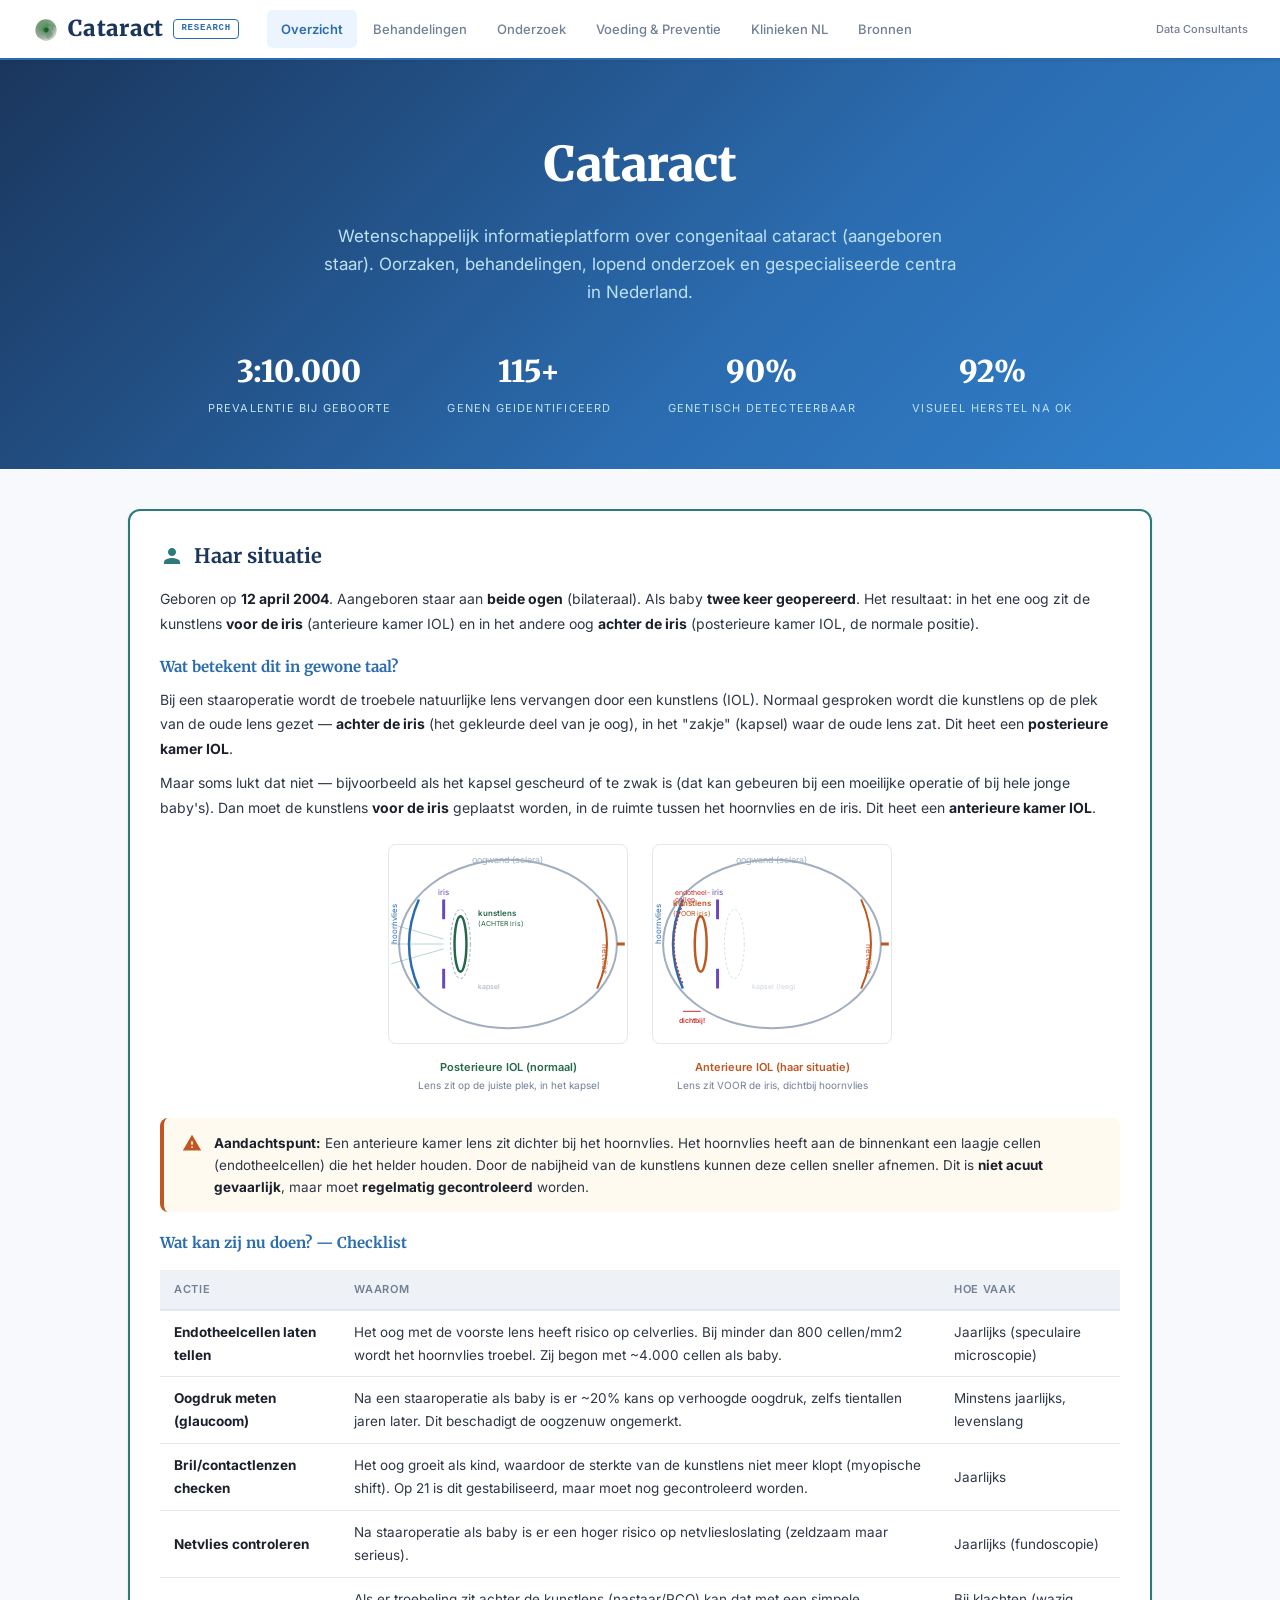
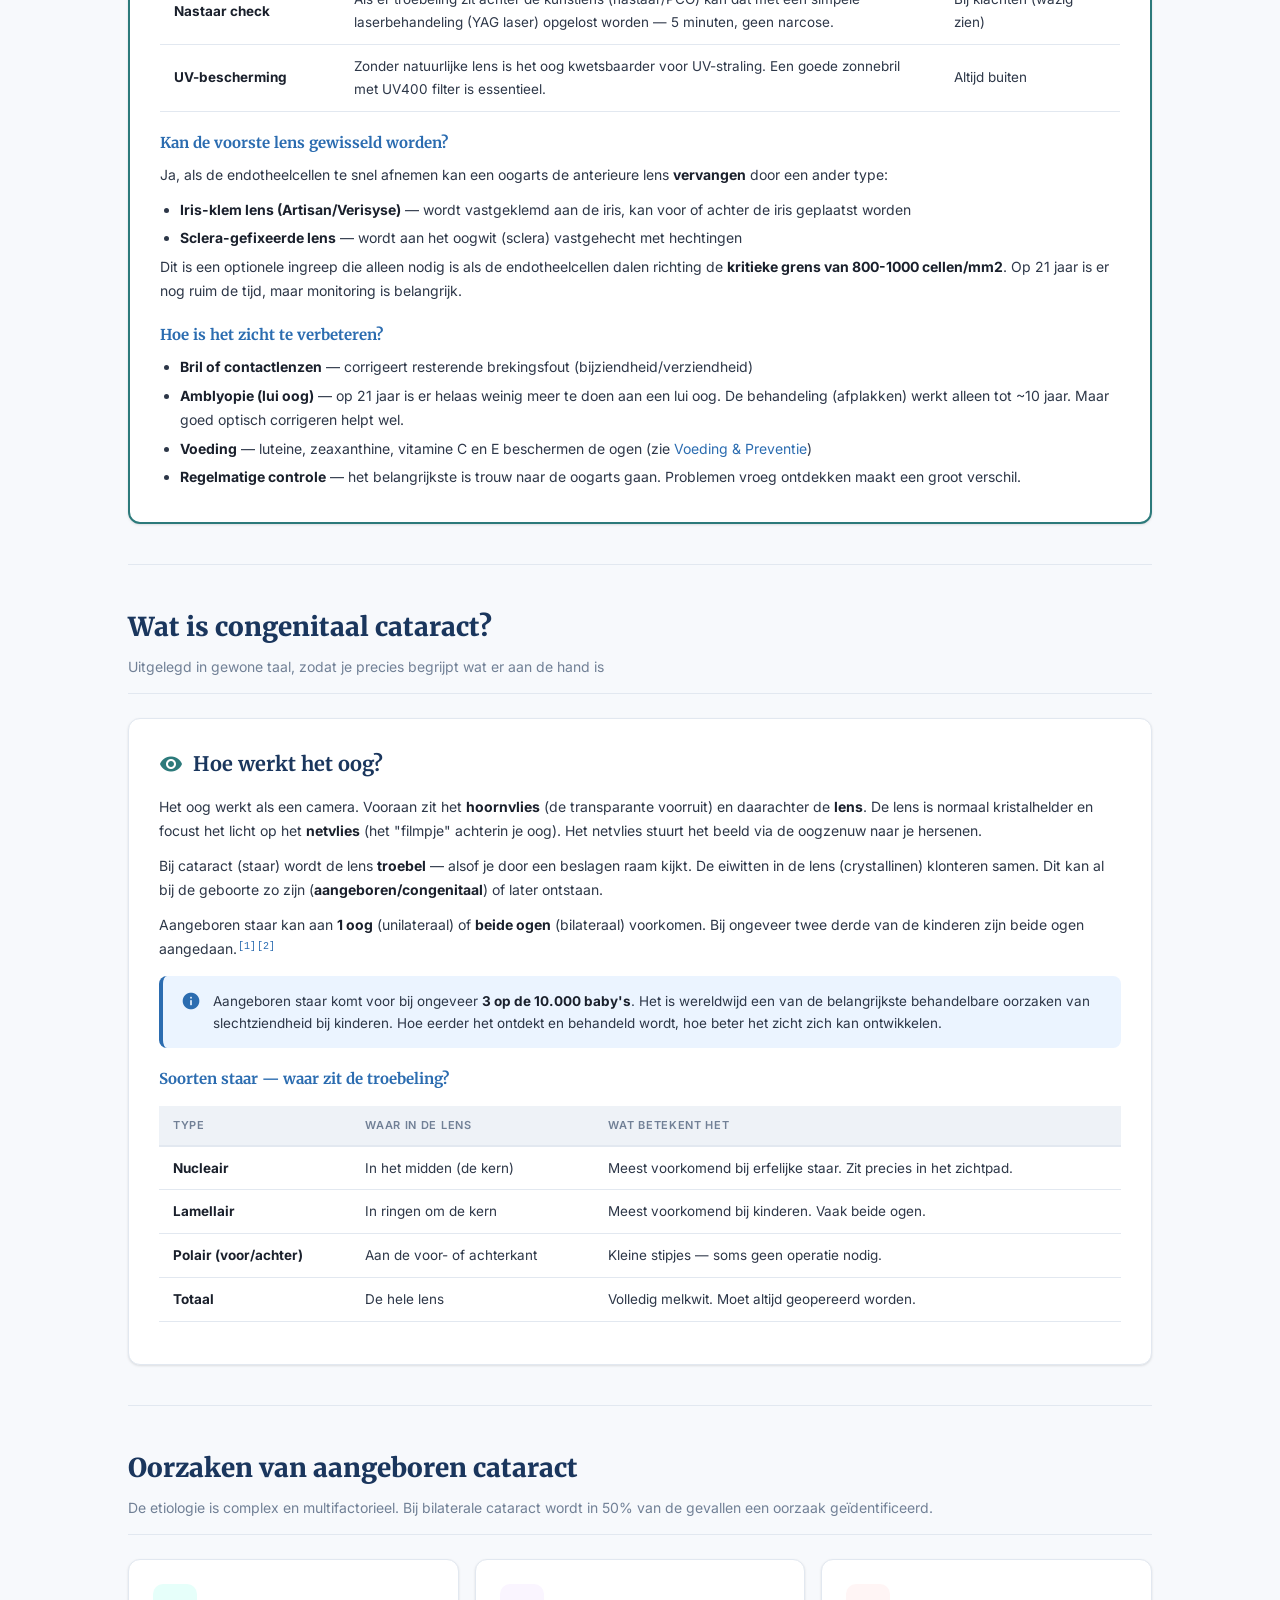
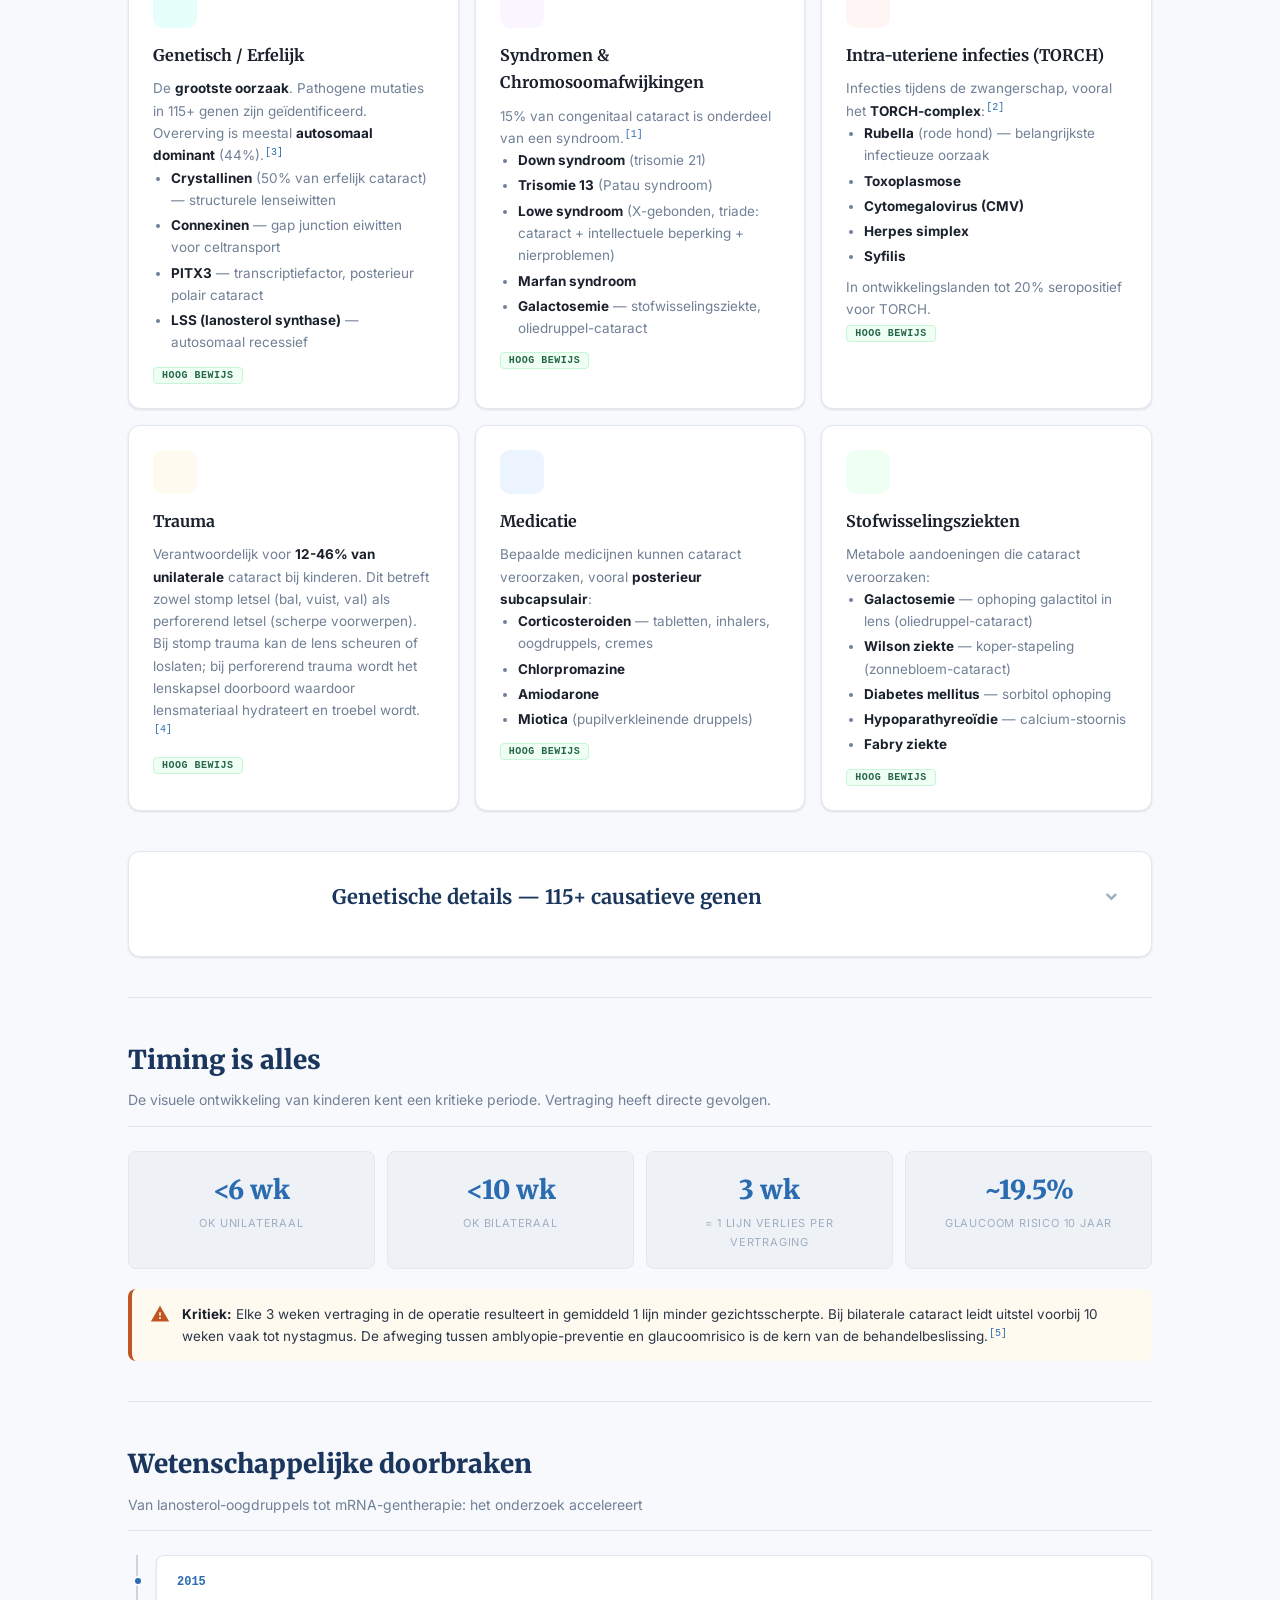
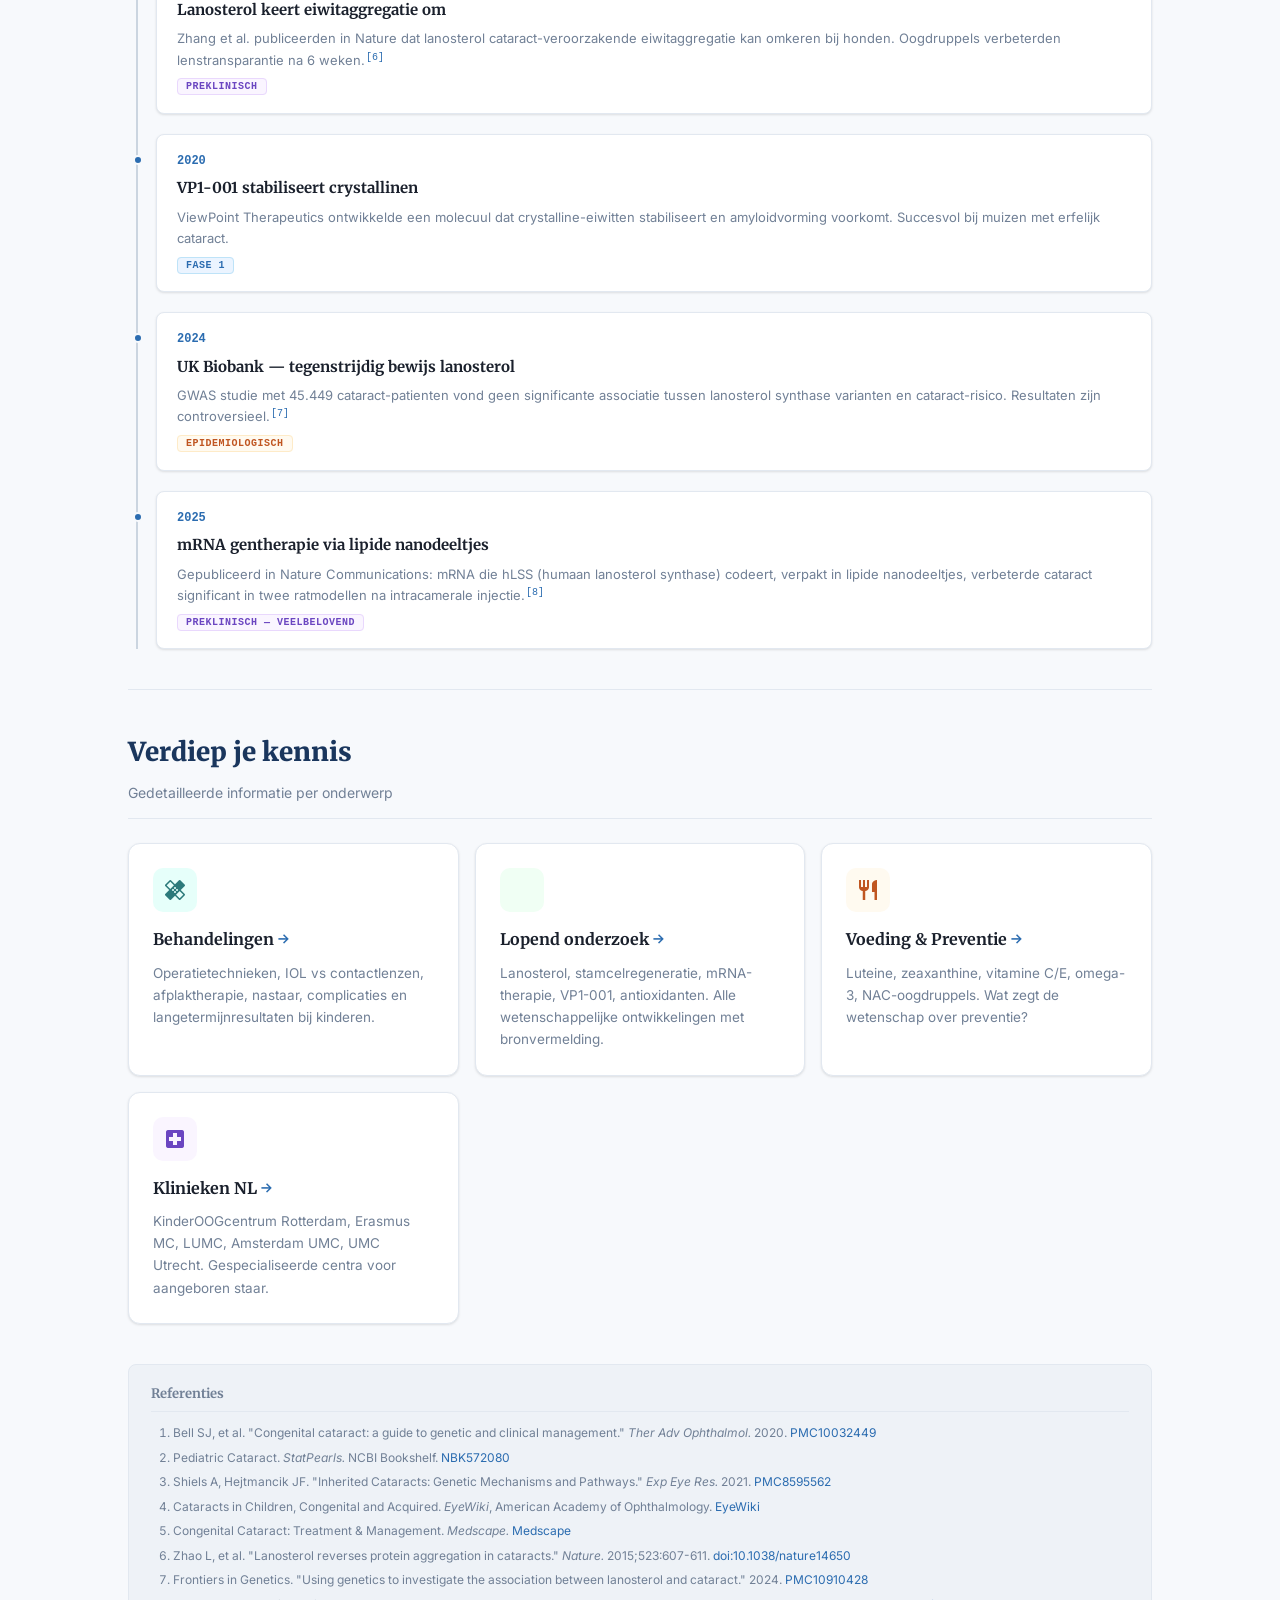
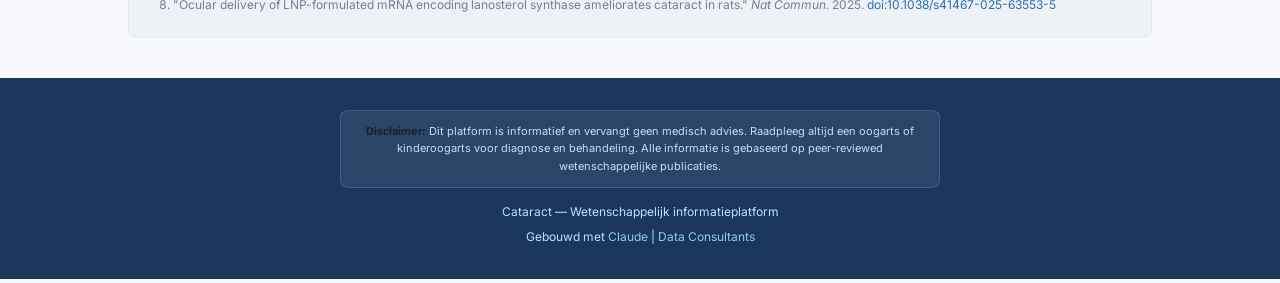
<file: index.html>
<!DOCTYPE html>
<html lang="nl">
<head>
<meta charset="UTF-8">
<meta name="viewport" content="width=device-width, initial-scale=1.0">
<title>Cataract — Wetenschappelijk overzicht aangeboren cataract</title>
<link href="https://fonts.googleapis.com/icon?family=Material+Icons" rel="stylesheet">
<link rel="stylesheet" href="style.css">
<link rel="icon" href="data:image/svg+xml,<svg xmlns='http://www.w3.org/2000/svg' viewBox='0 0 100 100'><text y='.9em' font-size='90'>&#x1F441;</text></svg>">
</head>
<body>

<nav>
    <div class="nav-logo"><img src="dc-logo.svg" alt="DC" style="height:28px;vertical-align:middle;margin-right:8px">Cataract</div>
    <span class="nav-badge">RESEARCH</span>
    <div class="nav-links" id="nav-links">
        <a href="index.html" class="active">Overzicht</a>
        <a href="behandelingen.html">Behandelingen</a>
        <a href="onderzoek.html">Onderzoek</a>
        <a href="voeding.html">Voeding & Preventie</a>
        <a href="klinieken.html">Klinieken NL</a>
        <a href="bronnen.html">Bronnen</a>
    </div>
    <span class="nav-dc"><a href="https://anneversion.github.io/dataconsultants" target="_blank">Data Consultants</a></span>
    <button class="nav-toggle" onclick="document.getElementById('nav-links').classList.toggle('open')">menu</button>
</nav>

<!-- Hero -->
<div class="hero">
    <h1>Cataract</h1>
    <p class="subtitle">Wetenschappelijk informatieplatform over congenitaal cataract (aangeboren staar). Oorzaken, behandelingen, lopend onderzoek en gespecialiseerde centra in Nederland.</p>
    <div class="hero-stats">
        <div class="hero-stat">
            <div class="num">3:10.000</div>
            <div class="label">Prevalentie bij geboorte</div>
        </div>
        <div class="hero-stat">
            <div class="num">115+</div>
            <div class="label">Genen geidentificeerd</div>
        </div>
        <div class="hero-stat">
            <div class="num">90%</div>
            <div class="label">Genetisch detecteerbaar</div>
        </div>
        <div class="hero-stat">
            <div class="num">92%</div>
            <div class="label">Visueel herstel na OK</div>
        </div>
    </div>
</div>

<div class="container">

    <!-- ═══ WAT IS HET ═══ -->
    <!-- ═══ HAAR SITUATIE ═══ -->
    <div class="info-block" style="border-color:var(--teal);border-width:2px">
        <h2><span class="material-icons" style="color:var(--teal)">person</span> Haar situatie</h2>
        <p>Geboren op <strong>12 april 2004</strong>. Aangeboren staar aan <strong>beide ogen</strong> (bilateraal). Als baby <strong>twee keer geopereerd</strong>. Het resultaat: in het ene oog zit de kunstlens <strong>voor de iris</strong> (anterieure kamer IOL) en in het andere oog <strong>achter de iris</strong> (posterieure kamer IOL, de normale positie).</p>

        <h3>Wat betekent dit in gewone taal?</h3>
        <p>Bij een staaroperatie wordt de troebele natuurlijke lens vervangen door een kunstlens (IOL). Normaal gesproken wordt die kunstlens op de plek van de oude lens gezet — <strong>achter de iris</strong> (het gekleurde deel van je oog), in het "zakje" (kapsel) waar de oude lens zat. Dit heet een <strong>posterieure kamer IOL</strong>.</p>
        <p>Maar soms lukt dat niet — bijvoorbeeld als het kapsel gescheurd of te zwak is (dat kan gebeuren bij een moeilijke operatie of bij hele jonge baby's). Dan moet de kunstlens <strong>voor de iris</strong> geplaatst worden, in de ruimte tussen het hoornvlies en de iris. Dit heet een <strong>anterieure kamer IOL</strong>.</p>

        <!-- SVG Illustratie: IOL posities -->
        <div style="display:flex;gap:24px;margin:24px 0;flex-wrap:wrap;justify-content:center">
            <!-- Posterieure IOL (normaal) -->
            <div style="text-align:center">
                <svg viewBox="0 0 240 200" width="240" height="200" style="background:var(--bg-inset);border-radius:8px;border:1px solid var(--border)">
                    <!-- Oog doorsnede -->
                    <ellipse cx="120" cy="100" rx="110" ry="85" fill="none" stroke="var(--text-muted)" stroke-width="2"/>
                    <!-- Sclera label -->
                    <text x="120" y="18" text-anchor="middle" fill="var(--text-muted)" font-size="9" font-family="Inter,sans-serif">oogwand (sclera)</text>
                    <!-- Hoornvlies -->
                    <path d="M30,55 Q10,100 30,145" fill="none" stroke="var(--accent)" stroke-width="2.5"/>
                    <text x="8" y="100" fill="var(--accent)" font-size="8" font-family="Inter,sans-serif" transform="rotate(-90,8,100)">hoornvlies</text>
                    <!-- Iris -->
                    <line x1="55" y1="55" x2="55" y2="75" stroke="var(--purple)" stroke-width="3"/>
                    <line x1="55" y1="125" x2="55" y2="145" stroke="var(--purple)" stroke-width="3"/>
                    <text x="55" y="50" text-anchor="middle" fill="var(--purple)" font-size="8" font-family="Inter,sans-serif">iris</text>
                    <!-- Pupil -->
                    <line x1="55" y1="75" x2="55" y2="125" stroke="none" stroke-width="0"/>
                    <!-- Kunstlens ACHTER iris (posterieur) -->
                    <ellipse cx="72" cy="100" rx="6" ry="28" fill="none" stroke="var(--green)" stroke-width="2.5"/>
                    <text x="90" y="72" fill="var(--green)" font-size="8" font-weight="600" font-family="Inter,sans-serif">kunstlens</text>
                    <text x="90" y="82" fill="var(--green)" font-size="7" font-family="Inter,sans-serif">(ACHTER iris)</text>
                    <!-- Kapsel (bag) -->
                    <ellipse cx="72" cy="100" rx="10" ry="35" fill="none" stroke="var(--text-muted)" stroke-width="1" stroke-dasharray="3 2"/>
                    <text x="90" y="145" fill="var(--text-muted)" font-size="7" font-family="Inter,sans-serif">kapsel</text>
                    <!-- Netvlies -->
                    <path d="M210,55 Q230,100 210,145" fill="none" stroke="var(--orange)" stroke-width="2"/>
                    <text x="215" y="100" fill="var(--orange)" font-size="8" font-family="Inter,sans-serif" transform="rotate(90,215,100)">netvlies</text>
                    <!-- Oogzenuw -->
                    <line x1="230" y1="100" x2="238" y2="100" stroke="var(--orange)" stroke-width="3"/>
                    <!-- Lichtstralen -->
                    <line x1="2" y1="80" x2="55" y2="95" stroke="var(--teal)" stroke-width="0.8" opacity="0.4"/>
                    <line x1="2" y1="100" x2="55" y2="100" stroke="var(--teal)" stroke-width="0.8" opacity="0.4"/>
                    <line x1="2" y1="120" x2="55" y2="105" stroke="var(--teal)" stroke-width="0.8" opacity="0.4"/>
                </svg>
                <div style="font-size:11px;color:var(--green);font-weight:600;margin-top:6px">Posterieure IOL (normaal)</div>
                <div style="font-size:10px;color:var(--text-dim)">Lens zit op de juiste plek, in het kapsel</div>
            </div>
            <!-- Anterieure IOL -->
            <div style="text-align:center">
                <svg viewBox="0 0 240 200" width="240" height="200" style="background:var(--bg-inset);border-radius:8px;border:1px solid var(--border)">
                    <ellipse cx="120" cy="100" rx="110" ry="85" fill="none" stroke="var(--text-muted)" stroke-width="2"/>
                    <text x="120" y="18" text-anchor="middle" fill="var(--text-muted)" font-size="9" font-family="Inter,sans-serif">oogwand (sclera)</text>
                    <!-- Hoornvlies -->
                    <path d="M30,55 Q10,100 30,145" fill="none" stroke="var(--accent)" stroke-width="2.5"/>
                    <text x="8" y="100" fill="var(--accent)" font-size="8" font-family="Inter,sans-serif" transform="rotate(-90,8,100)">hoornvlies</text>
                    <!-- Iris -->
                    <line x1="65" y1="55" x2="65" y2="75" stroke="var(--purple)" stroke-width="3"/>
                    <line x1="65" y1="125" x2="65" y2="145" stroke="var(--purple)" stroke-width="3"/>
                    <text x="65" y="50" text-anchor="middle" fill="var(--purple)" font-size="8" font-family="Inter,sans-serif">iris</text>
                    <!-- Kunstlens VOOR iris (anterieur) -->
                    <ellipse cx="48" cy="100" rx="6" ry="28" fill="none" stroke="var(--orange)" stroke-width="2.5"/>
                    <!-- Pijl: afstand hoornvlies-lens -->
                    <line x1="30" y1="168" x2="48" y2="168" stroke="var(--red)" stroke-width="1" marker-start="url(#arrowL)" marker-end="url(#arrowR)"/>
                    <text x="39" y="180" text-anchor="middle" fill="var(--red)" font-size="7" font-weight="600" font-family="Inter,sans-serif">dichtbij!</text>
                    <text x="39" y="62" text-anchor="middle" fill="var(--orange)" font-size="8" font-weight="600" font-family="Inter,sans-serif">kunstlens</text>
                    <text x="39" y="72" text-anchor="middle" fill="var(--orange)" font-size="7" font-family="Inter,sans-serif">(VOOR iris)</text>
                    <!-- Leeg kapsel -->
                    <ellipse cx="82" cy="100" rx="10" ry="35" fill="none" stroke="var(--text-muted)" stroke-width="1" stroke-dasharray="3 2" opacity="0.4"/>
                    <text x="100" y="145" fill="var(--text-muted)" font-size="7" font-family="Inter,sans-serif" opacity="0.5">kapsel (leeg)</text>
                    <!-- Netvlies -->
                    <path d="M210,55 Q230,100 210,145" fill="none" stroke="var(--orange)" stroke-width="2"/>
                    <text x="215" y="100" fill="var(--orange)" font-size="8" font-family="Inter,sans-serif" transform="rotate(90,215,100)">netvlies</text>
                    <line x1="230" y1="100" x2="238" y2="100" stroke="var(--orange)" stroke-width="3"/>
                    <!-- Endotheel highlight -->
                    <path d="M30,60 Q12,100 30,140" fill="none" stroke="var(--red)" stroke-width="1.5" stroke-dasharray="2 2"/>
                    <text x="22" y="50" fill="var(--red)" font-size="7" font-family="Inter,sans-serif">endotheel-</text>
                    <text x="22" y="58" fill="var(--red)" font-size="7" font-family="Inter,sans-serif">cellen</text>
                </svg>
                <div style="font-size:11px;color:var(--orange);font-weight:600;margin-top:6px">Anterieure IOL (haar situatie)</div>
                <div style="font-size:10px;color:var(--text-dim)">Lens zit VOOR de iris, dichtbij hoornvlies</div>
            </div>
        </div>

        <div class="alert warning">
            <span class="material-icons">warning</span>
            <span><strong>Aandachtspunt:</strong> Een anterieure kamer lens zit dichter bij het hoornvlies. Het hoornvlies heeft aan de binnenkant een laagje cellen (endotheelcellen) die het helder houden. Door de nabijheid van de kunstlens kunnen deze cellen sneller afnemen. Dit is <strong>niet acuut gevaarlijk</strong>, maar moet <strong>regelmatig gecontroleerd</strong> worden.</span>
        </div>

        <h3>Wat kan zij nu doen? — Checklist</h3>
        <table>
            <tr><th>Actie</th><th>Waarom</th><th>Hoe vaak</th></tr>
            <tr>
                <td><strong>Endotheelcellen laten tellen</strong></td>
                <td>Het oog met de voorste lens heeft risico op celverlies. Bij minder dan 800 cellen/mm2 wordt het hoornvlies troebel. Zij begon met ~4.000 cellen als baby.</td>
                <td>Jaarlijks (speculaire microscopie)</td>
            </tr>
            <tr>
                <td><strong>Oogdruk meten (glaucoom)</strong></td>
                <td>Na een staaroperatie als baby is er ~20% kans op verhoogde oogdruk, zelfs tientallen jaren later. Dit beschadigt de oogzenuw ongemerkt.</td>
                <td>Minstens jaarlijks, levenslang</td>
            </tr>
            <tr>
                <td><strong>Bril/contactlenzen checken</strong></td>
                <td>Het oog groeit als kind, waardoor de sterkte van de kunstlens niet meer klopt (myopische shift). Op 21 is dit gestabiliseerd, maar moet nog gecontroleerd worden.</td>
                <td>Jaarlijks</td>
            </tr>
            <tr>
                <td><strong>Netvlies controleren</strong></td>
                <td>Na staaroperatie als baby is er een hoger risico op netvliesloslating (zeldzaam maar serieus).</td>
                <td>Jaarlijks (fundoscopie)</td>
            </tr>
            <tr>
                <td><strong>Nastaar check</strong></td>
                <td>Als er troebeling zit achter de kunstlens (nastaar/PCO) kan dat met een simpele laserbehandeling (YAG laser) opgelost worden — 5 minuten, geen narcose.</td>
                <td>Bij klachten (wazig zien)</td>
            </tr>
            <tr>
                <td><strong>UV-bescherming</strong></td>
                <td>Zonder natuurlijke lens is het oog kwetsbaarder voor UV-straling. Een goede zonnebril met UV400 filter is essentieel.</td>
                <td>Altijd buiten</td>
            </tr>
        </table>

        <h3>Kan de voorste lens gewisseld worden?</h3>
        <p>Ja, als de endotheelcellen te snel afnemen kan een oogarts de anterieure lens <strong>vervangen</strong> door een ander type:</p>
        <ul>
            <li><strong>Iris-klem lens (Artisan/Verisyse)</strong> — wordt vastgeklemd aan de iris, kan voor of achter de iris geplaatst worden</li>
            <li><strong>Sclera-gefixeerde lens</strong> — wordt aan het oogwit (sclera) vastgehecht met hechtingen</li>
        </ul>
        <p>Dit is een optionele ingreep die alleen nodig is als de endotheelcellen dalen richting de <strong>kritieke grens van 800-1000 cellen/mm2</strong>. Op 21 jaar is er nog ruim de tijd, maar monitoring is belangrijk.</p>

        <h3>Hoe is het zicht te verbeteren?</h3>
        <ul>
            <li><strong>Bril of contactlenzen</strong> — corrigeert resterende brekingsfout (bijziendheid/verziendheid)</li>
            <li><strong>Amblyopie (lui oog)</strong> — op 21 jaar is er helaas weinig meer te doen aan een lui oog. De behandeling (afplakken) werkt alleen tot ~10 jaar. Maar goed optisch corrigeren helpt wel.</li>
            <li><strong>Voeding</strong> — luteine, zeaxanthine, vitamine C en E beschermen de ogen (zie <a href="voeding.html">Voeding & Preventie</a>)</li>
            <li><strong>Regelmatige controle</strong> — het belangrijkste is trouw naar de oogarts gaan. Problemen vroeg ontdekken maakt een groot verschil.</li>
        </ul>
    </div>

    <div class="section-divider"></div>

    <h2 class="section-title">Wat is congenitaal cataract?</h2>
    <p class="section-sub">Uitgelegd in gewone taal, zodat je precies begrijpt wat er aan de hand is</p>

    <div class="info-block">
        <h2><span class="material-icons" style="color:var(--teal)">visibility</span> Hoe werkt het oog?</h2>
        <p>Het oog werkt als een camera. Vooraan zit het <strong>hoornvlies</strong> (de transparante voorruit) en daarachter de <strong>lens</strong>. De lens is normaal kristalhelder en focust het licht op het <strong>netvlies</strong> (het "filmpje" achterin je oog). Het netvlies stuurt het beeld via de oogzenuw naar je hersenen.</p>
        <p>Bij cataract (staar) wordt de lens <strong>troebel</strong> — alsof je door een beslagen raam kijkt. De eiwitten in de lens (crystallinen) klonteren samen. Dit kan al bij de geboorte zo zijn (<strong>aangeboren/congenitaal</strong>) of later ontstaan.</p>
        <p>Aangeboren staar kan aan <strong>1 oog</strong> (unilateraal) of <strong>beide ogen</strong> (bilateraal) voorkomen. Bij ongeveer twee derde van de kinderen zijn beide ogen aangedaan.<span class="ref" title="PMC10032449">[1]</span><span class="ref" title="StatPearls NBK572080">[2]</span></p>

        <div class="alert info">
            <span class="material-icons">info</span>
            <span>Aangeboren staar komt voor bij ongeveer <strong>3 op de 10.000 baby's</strong>. Het is wereldwijd een van de belangrijkste behandelbare oorzaken van slechtziendheid bij kinderen. Hoe eerder het ontdekt en behandeld wordt, hoe beter het zicht zich kan ontwikkelen.</span>
        </div>

        <h3>Soorten staar — waar zit de troebeling?</h3>
        <table>
            <tr><th>Type</th><th>Waar in de lens</th><th>Wat betekent het</th></tr>
            <tr><td><strong>Nucleair</strong></td><td>In het midden (de kern)</td><td>Meest voorkomend bij erfelijke staar. Zit precies in het zichtpad.</td></tr>
            <tr><td><strong>Lamellair</strong></td><td>In ringen om de kern</td><td>Meest voorkomend bij kinderen. Vaak beide ogen.</td></tr>
            <tr><td><strong>Polair (voor/achter)</strong></td><td>Aan de voor- of achterkant</td><td>Kleine stipjes — soms geen operatie nodig.</td></tr>
            <tr><td><strong>Totaal</strong></td><td>De hele lens</td><td>Volledig melkwit. Moet altijd geopereerd worden.</td></tr>
        </table>
    </div>

    <div class="section-divider"></div>

    <!-- ═══ OORZAKEN ═══ -->
    <h2 class="section-title">Oorzaken van aangeboren cataract</h2>
    <p class="section-sub">De etiologie is complex en multifactorieel. Bij bilaterale cataract wordt in 50% van de gevallen een oorzaak geïdentificeerd.</p>

    <div class="cards">
        <div class="card">
            <div class="card-icon teal"><span class="material-icons">genetics</span></div>
            <h3>Genetisch / Erfelijk</h3>
            <p>De <strong>grootste oorzaak</strong>. Pathogene mutaties in 115+ genen zijn geïdentificeerd. Overerving is meestal <strong>autosomaal dominant</strong> (44%).<span class="ref" title="PMC8595562">[3]</span></p>
            <ul>
                <li><strong>Crystallinen</strong> (50% van erfelijk cataract) — structurele lenseiwitten</li>
                <li><strong>Connexinen</strong> — gap junction eiwitten voor celtransport</li>
                <li><strong>PITX3</strong> — transcriptiefactor, posterieur polair cataract</li>
                <li><strong>LSS (lanosterol synthase)</strong> — autosomaal recessief</li>
            </ul>
            <p style="margin-top:8px"><span class="evidence high">HOOG BEWIJS</span></p>
        </div>
        <div class="card">
            <div class="card-icon purple"><span class="material-icons">account_tree</span></div>
            <h3>Syndromen & Chromosoomafwijkingen</h3>
            <p>15% van congenitaal cataract is onderdeel van een syndroom.<span class="ref" title="PMC10032449">[1]</span></p>
            <ul>
                <li><strong>Down syndroom</strong> (trisomie 21)</li>
                <li><strong>Trisomie 13</strong> (Patau syndroom)</li>
                <li><strong>Lowe syndroom</strong> (X-gebonden, triade: cataract + intellectuele beperking + nierproblemen)</li>
                <li><strong>Marfan syndroom</strong></li>
                <li><strong>Galactosemie</strong> — stofwisselingsziekte, oliedruppel-cataract</li>
            </ul>
            <p style="margin-top:8px"><span class="evidence high">HOOG BEWIJS</span></p>
        </div>
        <div class="card">
            <div class="card-icon red"><span class="material-icons">coronavirus</span></div>
            <h3>Intra-uteriene infecties (TORCH)</h3>
            <p>Infecties tijdens de zwangerschap, vooral het <strong>TORCH-complex</strong>:<span class="ref" title="StatPearls NBK572080">[2]</span></p>
            <ul>
                <li><strong>Rubella</strong> (rode hond) — belangrijkste infectieuze oorzaak</li>
                <li><strong>Toxoplasmose</strong></li>
                <li><strong>Cytomegalovirus (CMV)</strong></li>
                <li><strong>Herpes simplex</strong></li>
                <li><strong>Syfilis</strong></li>
            </ul>
            <p style="margin-top:8px">In ontwikkelingslanden tot 20% seropositief voor TORCH.</p>
            <p><span class="evidence high">HOOG BEWIJS</span></p>
        </div>
        <div class="card">
            <div class="card-icon orange"><span class="material-icons">sports_mma</span></div>
            <h3>Trauma</h3>
            <p>Verantwoordelijk voor <strong>12-46% van unilaterale</strong> cataract bij kinderen. Dit betreft zowel stomp letsel (bal, vuist, val) als perforerend letsel (scherpe voorwerpen). Bij stomp trauma kan de lens scheuren of loslaten; bij perforerend trauma wordt het lenskapsel doorboord waardoor lensmateriaal hydrateert en troebel wordt.<span class="ref" title="EyeWiki">[4]</span></p>
            <p style="margin-top:8px"><span class="evidence high">HOOG BEWIJS</span></p>
        </div>
        <div class="card">
            <div class="card-icon blue"><span class="material-icons">medication</span></div>
            <h3>Medicatie</h3>
            <p>Bepaalde medicijnen kunnen cataract veroorzaken, vooral <strong>posterieur subcapsulair</strong>:</p>
            <ul>
                <li><strong>Corticosteroiden</strong> — tabletten, inhalers, oogdruppels, cremes</li>
                <li><strong>Chlorpromazine</strong></li>
                <li><strong>Amiodarone</strong></li>
                <li><strong>Miotica</strong> (pupilverkleinende druppels)</li>
            </ul>
            <p style="margin-top:8px"><span class="evidence high">HOOG BEWIJS</span></p>
        </div>
        <div class="card">
            <div class="card-icon green"><span class="material-icons">science</span></div>
            <h3>Stofwisselingsziekten</h3>
            <p>Metabole aandoeningen die cataract veroorzaken:</p>
            <ul>
                <li><strong>Galactosemie</strong> — ophoping galactitol in lens (oliedruppel-cataract)</li>
                <li><strong>Wilson ziekte</strong> — koper-stapeling (zonnebloem-cataract)</li>
                <li><strong>Diabetes mellitus</strong> — sorbitol ophoping</li>
                <li><strong>Hypoparathyreoïdie</strong> — calcium-stoornis</li>
                <li><strong>Fabry ziekte</strong></li>
            </ul>
            <p style="margin-top:8px"><span class="evidence high">HOOG BEWIJS</span></p>
        </div>
    </div>

    <!-- Genetisch detail -->
    <div class="info-block">
        <h2 class="collapsible" onclick="this.classList.toggle('open');this.nextElementSibling.classList.toggle('open')">
            <span><span class="material-icons" style="color:var(--teal)">biotech</span> Genetische details — 115+ causatieve genen</span>
        </h2>
        <div class="collapsible-content">
            <p>Next-generation sequencing (NGS) kan in tot <strong>90% van bilaterale gevallen</strong> een causatieve mutatie identificeren.<span class="ref" title="PMC10032449">[1]</span></p>
            <p>Er is sprake van belangrijke <strong>genetische heterogeniteit</strong>: dezelfde mutatie kan verschillende cataract-fenotypes veroorzaken, en verschillende genen kunnen hetzelfde cataract-patroon produceren.</p>

            <h3>Belangrijkste genfamilies</h3>
            <table>
                <tr><th>Genfamilie</th><th>Percentage</th><th>Functie</th><th>Voorbeelden</th></tr>
                <tr><td><strong>Crystallinen</strong></td><td>~50%</td><td>Structurele lenseiwitten, transparantie</td><td>CRYAA, CRYAB, CRYBB1, CRYGC, CRYGD</td></tr>
                <tr><td><strong>Connexinen</strong></td><td>~15%</td><td>Gap junction communicatie</td><td>GJA3 (Cx46), GJA8 (Cx50)</td></tr>
                <tr><td><strong>Aquaporinen</strong></td><td>~5%</td><td>Watertransport in lens</td><td>MIP (AQP0)</td></tr>
                <tr><td><strong>Transcriptiefactoren</strong></td><td>~10%</td><td>Lensontwikkeling</td><td>PAX6, PITX3, MAF, FOXE3, HSF4</td></tr>
                <tr><td><strong>Enzymen</strong></td><td>~5%</td><td>Metabolisme, bescherming</td><td>LSS, GALK1, GCNT2</td></tr>
                <tr><td><strong>Cytoskelet</strong></td><td>~5%</td><td>Celstructuur</td><td>BFSP1, BFSP2, VIM</td></tr>
            </table>

            <div class="alert info">
                <span class="material-icons">science</span>
                <span><strong>Klinische aanbeveling:</strong> Bij bilaterale congenitale cataract wordt genetisch onderzoek (whole exome sequencing of genpanel) aanbevolen voor diagnose, prognose en genetische counseling van de familie.<span class="ref" title="PMC10032449">[1]</span></span>
            </div>
        </div>
    </div>

    <div class="section-divider"></div>

    <!-- ═══ TIMING ═══ -->
    <h2 class="section-title">Timing is alles</h2>
    <p class="section-sub">De visuele ontwikkeling van kinderen kent een kritieke periode. Vertraging heeft directe gevolgen.</p>

    <div class="stat-grid">
        <div class="stat-item">
            <div class="num">&lt;6 wk</div>
            <div class="label">OK unilateraal</div>
        </div>
        <div class="stat-item">
            <div class="num">&lt;10 wk</div>
            <div class="label">OK bilateraal</div>
        </div>
        <div class="stat-item">
            <div class="num">3 wk</div>
            <div class="label">= 1 lijn verlies per vertraging</div>
        </div>
        <div class="stat-item">
            <div class="num">~19.5%</div>
            <div class="label">Glaucoom risico 10 jaar</div>
        </div>
    </div>

    <div class="alert warning">
        <span class="material-icons">warning</span>
        <span><strong>Kritiek:</strong> Elke 3 weken vertraging in de operatie resulteert in gemiddeld 1 lijn minder gezichtsscherpte. Bij bilaterale cataract leidt uitstel voorbij 10 weken vaak tot nystagmus. De afweging tussen amblyopie-preventie en glaucoomrisico is de kern van de behandelbeslissing.<span class="ref" title="Medscape">[5]</span></span>
    </div>

    <div class="section-divider"></div>

    <!-- ═══ DOORBRAKEN ═══ -->
    <h2 class="section-title">Wetenschappelijke doorbraken</h2>
    <p class="section-sub">Van lanosterol-oogdruppels tot mRNA-gentherapie: het onderzoek accelereert</p>

    <div class="timeline">
        <div class="timeline-item">
            <div class="year">2015</div>
            <h4>Lanosterol keert eiwitaggregatie om</h4>
            <p>Zhang et al. publiceerden in Nature dat lanosterol cataract-veroorzakende eiwitaggregatie kan omkeren bij honden. Oogdruppels verbeterden lenstransparantie na 6 weken.<span class="ref" title="Nature 14650">[6]</span></p>
            <span class="evidence emerging">PREKLINISCH</span>
        </div>
        <div class="timeline-item">
            <div class="year">2020</div>
            <h4>VP1-001 stabiliseert crystallinen</h4>
            <p>ViewPoint Therapeutics ontwikkelde een molecuul dat crystalline-eiwitten stabiliseert en amyloidvorming voorkomt. Succesvol bij muizen met erfelijk cataract.</p>
            <span class="evidence preclinical">FASE 1</span>
        </div>
        <div class="timeline-item">
            <div class="year">2024</div>
            <h4>UK Biobank — tegenstrijdig bewijs lanosterol</h4>
            <p>GWAS studie met 45.449 cataract-patienten vond geen significante associatie tussen lanosterol synthase varianten en cataract-risico. Resultaten zijn controversieel.<span class="ref" title="Frontiers Genetics">[7]</span></p>
            <span class="evidence moderate">EPIDEMIOLOGISCH</span>
        </div>
        <div class="timeline-item">
            <div class="year">2025</div>
            <h4>mRNA gentherapie via lipide nanodeeltjes</h4>
            <p>Gepubliceerd in Nature Communications: mRNA die hLSS (humaan lanosterol synthase) codeert, verpakt in lipide nanodeeltjes, verbeterde cataract significant in twee ratmodellen na intracamerale injectie.<span class="ref" title="Nat Commun 2025">[8]</span></p>
            <span class="evidence emerging">PREKLINISCH — VEELBELOVEND</span>
        </div>
    </div>

    <div class="section-divider"></div>

    <!-- ═══ NAVIGATIE ═══ -->
    <h2 class="section-title">Verdiep je kennis</h2>
    <p class="section-sub">Gedetailleerde informatie per onderwerp</p>

    <div class="cards">
        <div class="card card-link" onclick="location.href='behandelingen.html'">
            <div class="card-icon teal"><span class="material-icons">healing</span></div>
            <h3>Behandelingen</h3>
            <p>Operatietechnieken, IOL vs contactlenzen, afplaktherapie, nastaar, complicaties en langetermijnresultaten bij kinderen.</p>
        </div>
        <div class="card card-link" onclick="location.href='onderzoek.html'">
            <div class="card-icon green"><span class="material-icons">science</span></div>
            <h3>Lopend onderzoek</h3>
            <p>Lanosterol, stamcelregeneratie, mRNA-therapie, VP1-001, antioxidanten. Alle wetenschappelijke ontwikkelingen met bronvermelding.</p>
        </div>
        <div class="card card-link" onclick="location.href='voeding.html'">
            <div class="card-icon orange"><span class="material-icons">restaurant</span></div>
            <h3>Voeding & Preventie</h3>
            <p>Luteine, zeaxanthine, vitamine C/E, omega-3, NAC-oogdruppels. Wat zegt de wetenschap over preventie?</p>
        </div>
        <div class="card card-link" onclick="location.href='klinieken.html'">
            <div class="card-icon purple"><span class="material-icons">local_hospital</span></div>
            <h3>Klinieken NL</h3>
            <p>KinderOOGcentrum Rotterdam, Erasmus MC, LUMC, Amsterdam UMC, UMC Utrecht. Gespecialiseerde centra voor aangeboren staar.</p>
        </div>
    </div>

    <!-- ═══ REFERENTIES ═══ -->
    <div class="sources">
        <h4>Referenties</h4>
        <ol>
            <li>Bell SJ, et al. "Congenital cataract: a guide to genetic and clinical management." <em>Ther Adv Ophthalmol.</em> 2020. <a href="https://pmc.ncbi.nlm.nih.gov/articles/PMC10032449/" target="_blank">PMC10032449</a></li>
            <li>Pediatric Cataract. <em>StatPearls.</em> NCBI Bookshelf. <a href="https://www.ncbi.nlm.nih.gov/books/NBK572080/" target="_blank">NBK572080</a></li>
            <li>Shiels A, Hejtmancik JF. "Inherited Cataracts: Genetic Mechanisms and Pathways." <em>Exp Eye Res.</em> 2021. <a href="https://pmc.ncbi.nlm.nih.gov/articles/PMC8595562/" target="_blank">PMC8595562</a></li>
            <li>Cataracts in Children, Congenital and Acquired. <em>EyeWiki</em>, American Academy of Ophthalmology. <a href="https://eyewiki.org/Cataracts_in_Children,_Congenital_and_Acquired" target="_blank">EyeWiki</a></li>
            <li>Congenital Cataract: Treatment & Management. <em>Medscape.</em> <a href="https://emedicine.medscape.com/article/1210837-treatment" target="_blank">Medscape</a></li>
            <li>Zhao L, et al. "Lanosterol reverses protein aggregation in cataracts." <em>Nature.</em> 2015;523:607-611. <a href="https://www.nature.com/articles/nature14650" target="_blank">doi:10.1038/nature14650</a></li>
            <li>Frontiers in Genetics. "Using genetics to investigate the association between lanosterol and cataract." 2024. <a href="https://pmc.ncbi.nlm.nih.gov/articles/PMC10910428/" target="_blank">PMC10910428</a></li>
            <li>"Ocular delivery of LNP-formulated mRNA encoding lanosterol synthase ameliorates cataract in rats." <em>Nat Commun.</em> 2025. <a href="https://www.nature.com/articles/s41467-025-63553-5" target="_blank">doi:10.1038/s41467-025-63553-5</a></li>
        </ol>
    </div>

</div>

<footer>
    <div class="disclaimer">
        <strong>Disclaimer:</strong> Dit platform is informatief en vervangt geen medisch advies. Raadpleeg altijd een oogarts of kinderoogarts voor diagnose en behandeling. Alle informatie is gebaseerd op peer-reviewed wetenschappelijke publicaties.
    </div>
    <p>Cataract — Wetenschappelijk informatieplatform</p>
    <p style="margin-top:4px">Gebouwd met <a href="https://claude.ai" target="_blank">Claude</a> | <a href="https://anneversion.github.io/dataconsultants" target="_blank">Data Consultants</a></p>
</footer>

<script>
// Collapsible sections
document.querySelectorAll('.collapsible').forEach(el => {
    el.addEventListener('click', () => {
        el.classList.toggle('open');
        el.nextElementSibling.classList.toggle('open');
    });
});
</script>

</body>
</html>
</file>
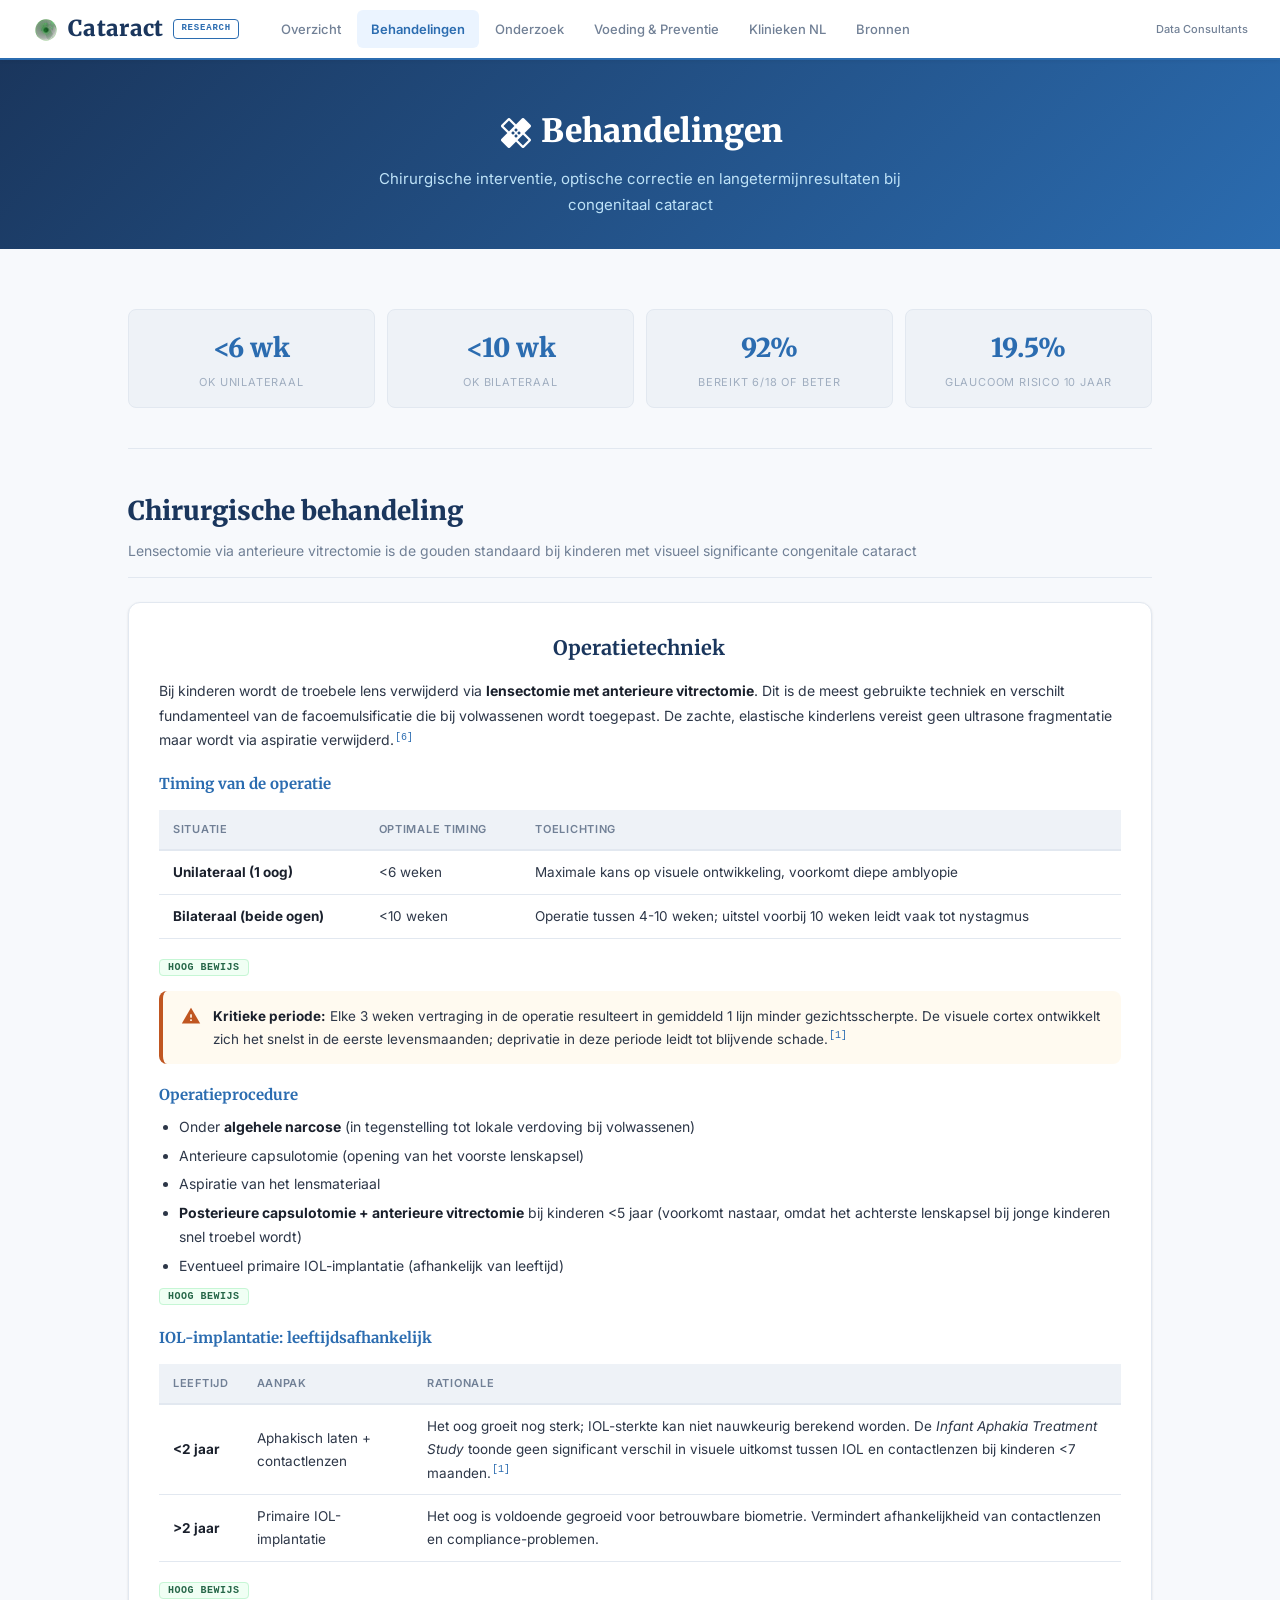
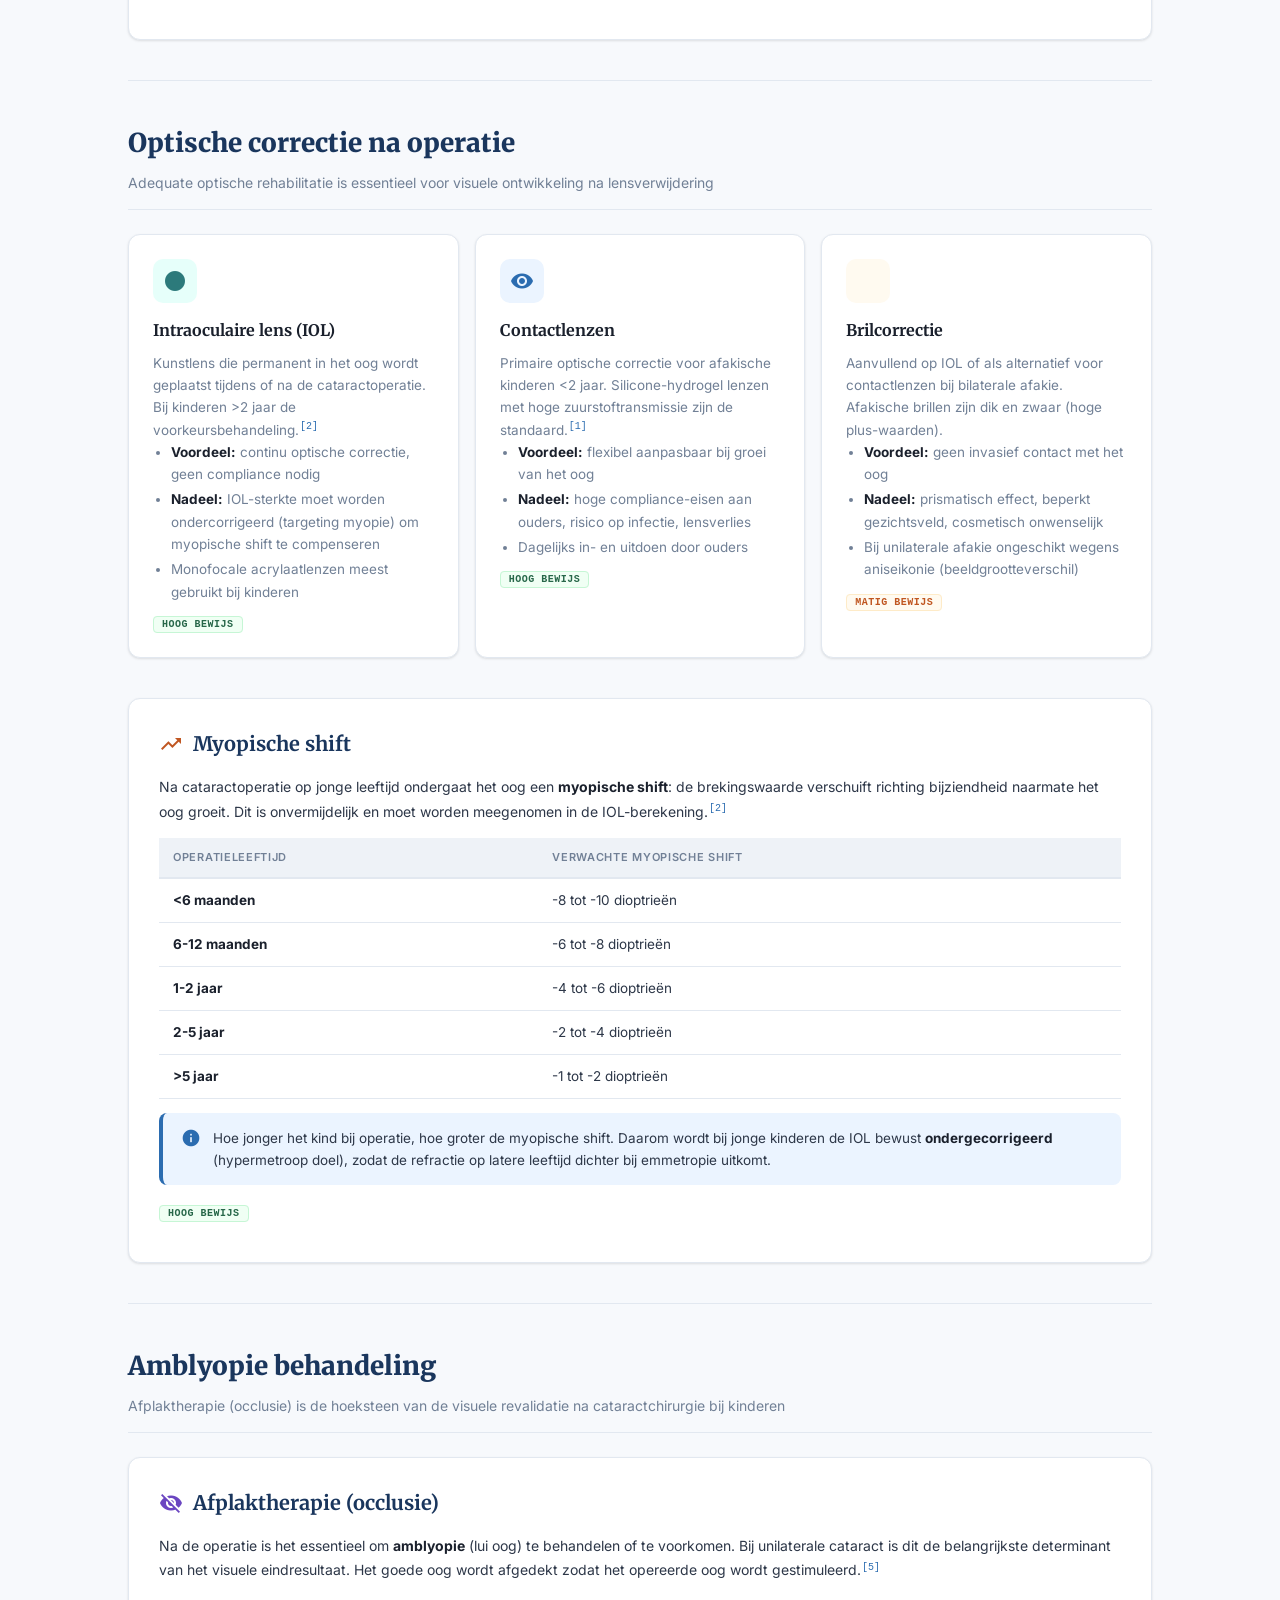
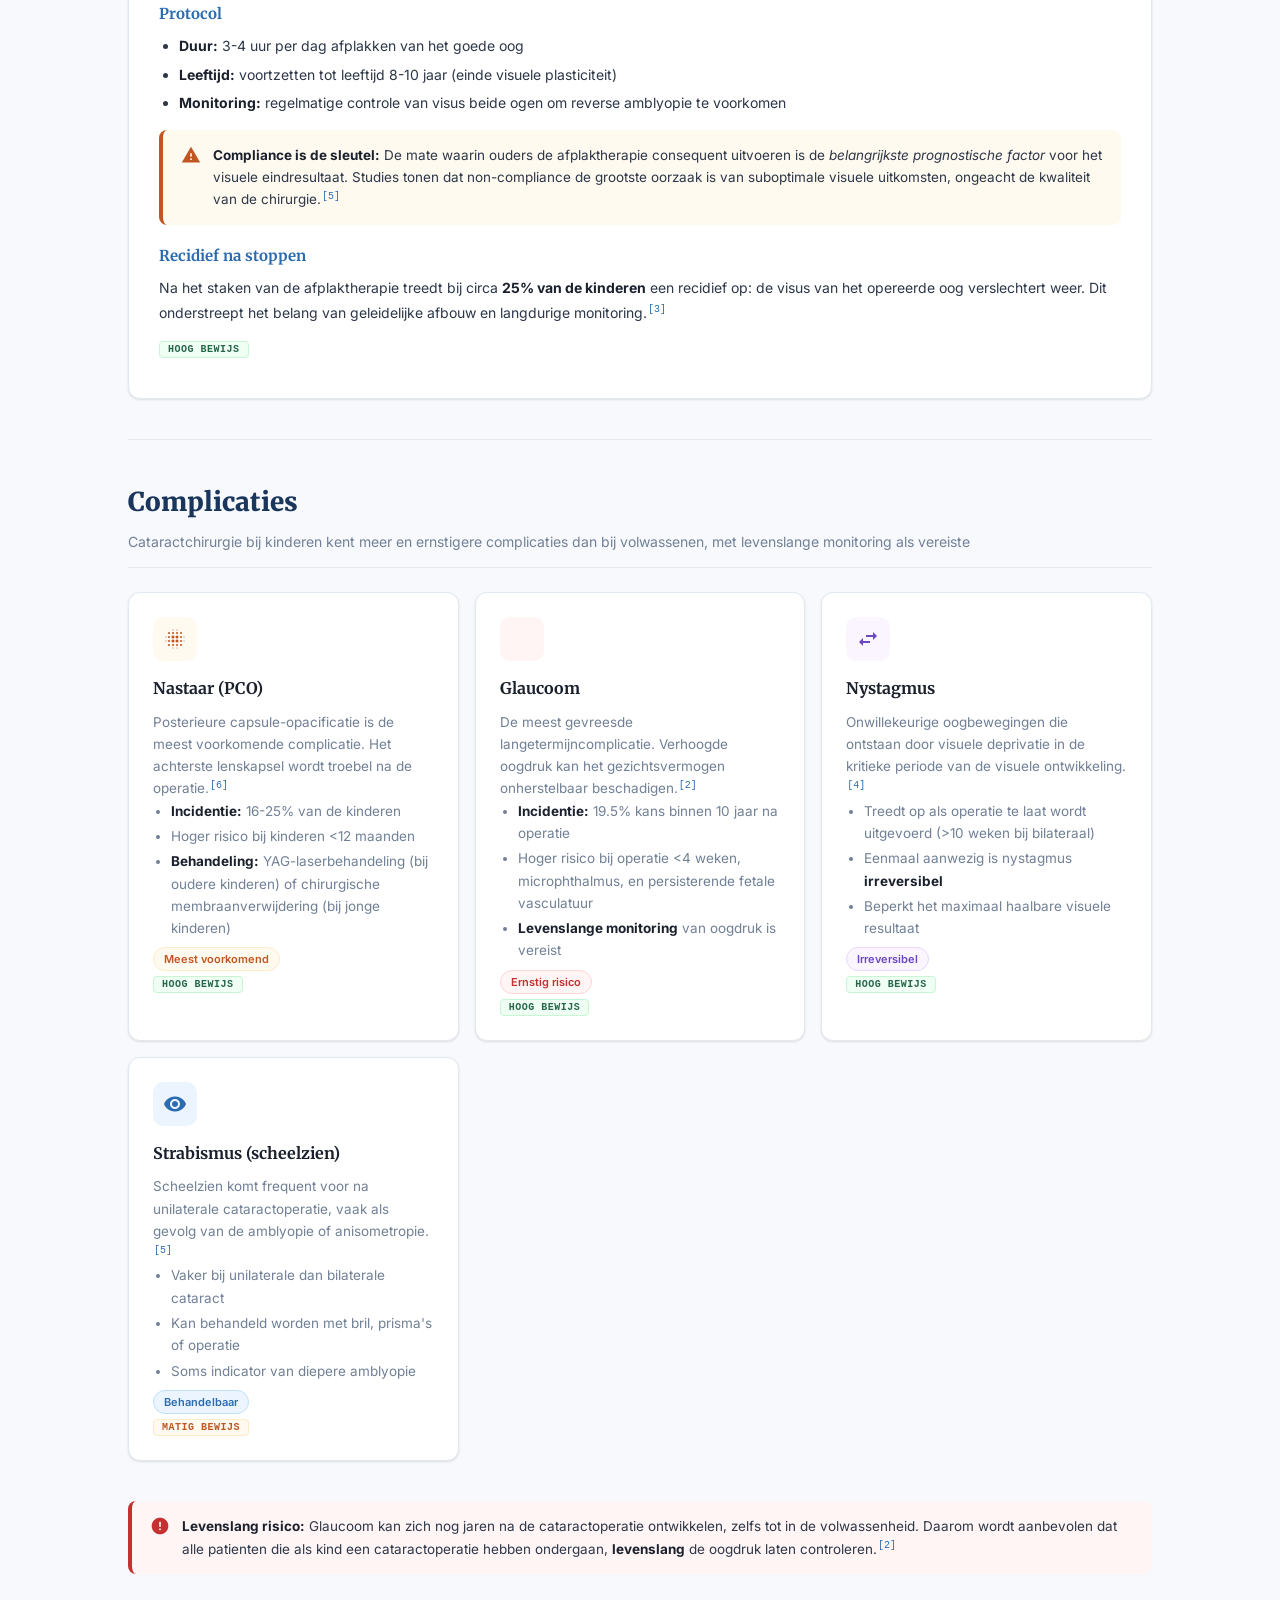
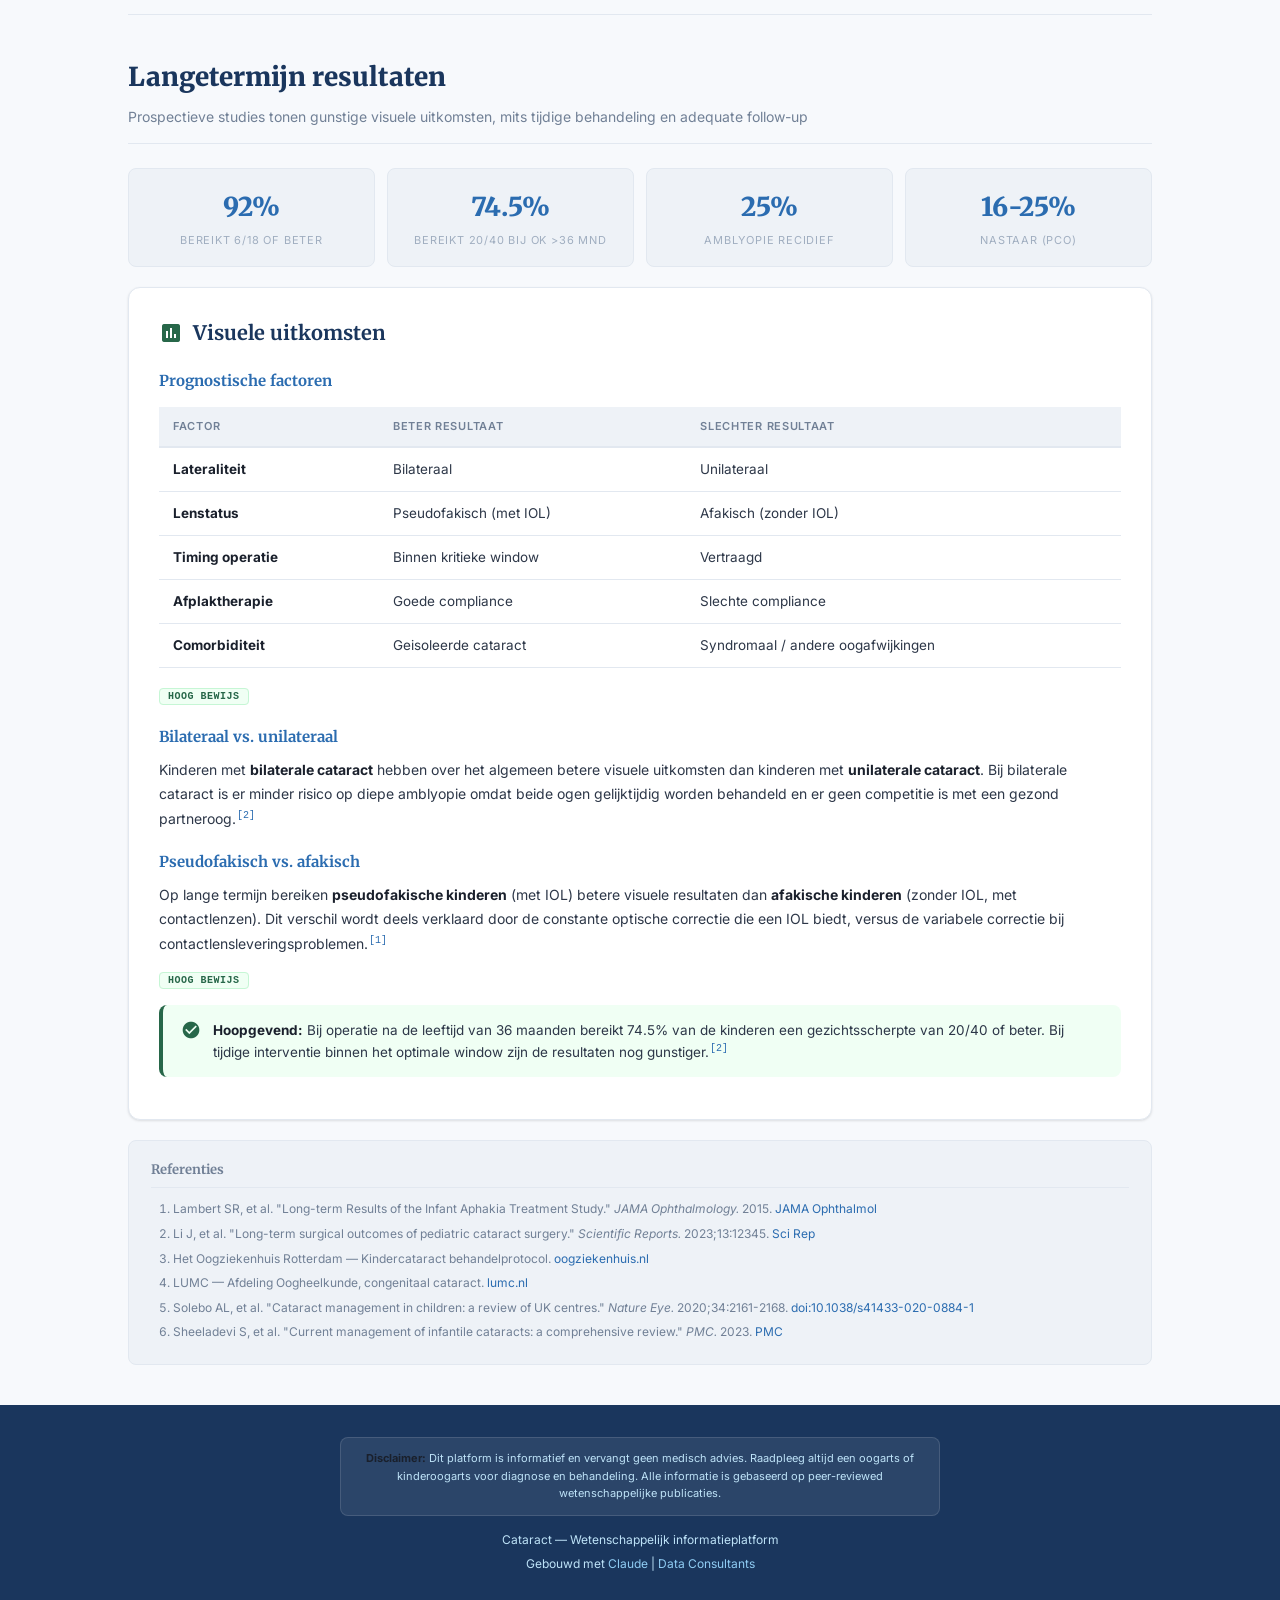
<file: behandelingen.html>
<!DOCTYPE html>
<html lang="nl">
<head>
<meta charset="UTF-8">
<meta name="viewport" content="width=device-width, initial-scale=1.0">
<title>Behandelingen - Cataract</title>
<link href="https://fonts.googleapis.com/icon?family=Material+Icons" rel="stylesheet">
<link rel="icon" href="data:image/svg+xml,<svg xmlns='http://www.w3.org/2000/svg' viewBox='0 0 100 100'><text y='.9em' font-size='90'>&#x1F441;</text></svg>">
<link rel="stylesheet" href="style.css">
</head>
<body>

<nav>
    <div class="nav-logo"><img src="dc-logo.svg" alt="DC" style="height:28px;vertical-align:middle;margin-right:8px">Cataract</div>
    <span class="nav-badge">RESEARCH</span>
    <div class="nav-links" id="nav-links">
        <a href="index.html">Overzicht</a>
        <a href="behandelingen.html" class="active">Behandelingen</a>
        <a href="onderzoek.html">Onderzoek</a>
        <a href="voeding.html">Voeding & Preventie</a>
        <a href="klinieken.html">Klinieken NL</a>
        <a href="bronnen.html">Bronnen</a>
    </div>
    <span class="nav-dc"><a href="https://anneversion.github.io/dataconsultants" target="_blank">Data Consultants</a></span>
    <button class="nav-toggle" onclick="document.getElementById('nav-links').classList.toggle('open')">menu</button>
</nav>

<div class="page-header">
    <h1><span class="material-icons" style="font-size:36px;vertical-align:middle">healing</span> Behandelingen</h1>
    <p>Chirurgische interventie, optische correctie en langetermijnresultaten bij congenitaal cataract</p>
</div>

<div class="container">

    <!-- ═══ KERNSTATISTIEKEN ═══ -->
    <div class="stat-grid">
        <div class="stat-item">
            <div class="num">&lt;6 wk</div>
            <div class="label">OK unilateraal</div>
        </div>
        <div class="stat-item">
            <div class="num">&lt;10 wk</div>
            <div class="label">OK bilateraal</div>
        </div>
        <div class="stat-item">
            <div class="num">92%</div>
            <div class="label">Bereikt 6/18 of beter</div>
        </div>
        <div class="stat-item">
            <div class="num">19.5%</div>
            <div class="label">Glaucoom risico 10 jaar</div>
        </div>
    </div>

    <div class="section-divider"></div>

    <!-- ═══ SECTIE 1: CHIRURGISCHE BEHANDELING ═══ -->
    <h2 class="section-title">Chirurgische behandeling</h2>
    <p class="section-sub">Lensectomie via anterieure vitrectomie is de gouden standaard bij kinderen met visueel significante congenitale cataract</p>

    <div class="info-block">
        <h2><span class="material-icons" style="color:var(--teal)">medical_services</span> Operatietechniek</h2>
        <p>Bij kinderen wordt de troebele lens verwijderd via <strong>lensectomie met anterieure vitrectomie</strong>. Dit is de meest gebruikte techniek en verschilt fundamenteel van de facoemulsificatie die bij volwassenen wordt toegepast. De zachte, elastische kinderlens vereist geen ultrasone fragmentatie maar wordt via aspiratie verwijderd.<span class="ref" title="PMC - Current management of infantile cataracts 2023">[6]</span></p>

        <h3>Timing van de operatie</h3>
        <table>
            <tr><th>Situatie</th><th>Optimale timing</th><th>Toelichting</th></tr>
            <tr><td><strong>Unilateraal (1 oog)</strong></td><td>&lt;6 weken</td><td>Maximale kans op visuele ontwikkeling, voorkomt diepe amblyopie</td></tr>
            <tr><td><strong>Bilateraal (beide ogen)</strong></td><td>&lt;10 weken</td><td>Operatie tussen 4-10 weken; uitstel voorbij 10 weken leidt vaak tot nystagmus</td></tr>
        </table>
        <p><span class="evidence high">HOOG BEWIJS</span></p>

        <div class="alert warning">
            <span class="material-icons">warning</span>
            <span><strong>Kritieke periode:</strong> Elke 3 weken vertraging in de operatie resulteert in gemiddeld 1 lijn minder gezichtsscherpte. De visuele cortex ontwikkelt zich het snelst in de eerste levensmaanden; deprivatie in deze periode leidt tot blijvende schade.<span class="ref" title="JAMA Ophthalmology 2015">[1]</span></span>
        </div>

        <h3>Operatieprocedure</h3>
        <ul>
            <li>Onder <strong>algehele narcose</strong> (in tegenstelling tot lokale verdoving bij volwassenen)</li>
            <li>Anterieure capsulotomie (opening van het voorste lenskapsel)</li>
            <li>Aspiratie van het lensmateriaal</li>
            <li><strong>Posterieure capsulotomie + anterieure vitrectomie</strong> bij kinderen &lt;5 jaar (voorkomt nastaar, omdat het achterste lenskapsel bij jonge kinderen snel troebel wordt)</li>
            <li>Eventueel primaire IOL-implantatie (afhankelijk van leeftijd)</li>
        </ul>
        <p><span class="evidence high">HOOG BEWIJS</span></p>

        <h3>IOL-implantatie: leeftijdsafhankelijk</h3>
        <table>
            <tr><th>Leeftijd</th><th>Aanpak</th><th>Rationale</th></tr>
            <tr>
                <td><strong>&lt;2 jaar</strong></td>
                <td>Aphakisch laten + contactlenzen</td>
                <td>Het oog groeit nog sterk; IOL-sterkte kan niet nauwkeurig berekend worden. De <em>Infant Aphakia Treatment Study</em> toonde geen significant verschil in visuele uitkomst tussen IOL en contactlenzen bij kinderen &lt;7 maanden.<span class="ref" title="JAMA Ophthalmology 2015">[1]</span></td>
            </tr>
            <tr>
                <td><strong>&gt;2 jaar</strong></td>
                <td>Primaire IOL-implantatie</td>
                <td>Het oog is voldoende gegroeid voor betrouwbare biometrie. Vermindert afhankelijkheid van contactlenzen en compliance-problemen.</td>
            </tr>
        </table>
        <p><span class="evidence high">HOOG BEWIJS</span></p>
    </div>

    <div class="section-divider"></div>

    <!-- ═══ SECTIE 2: OPTISCHE CORRECTIE ═══ -->
    <h2 class="section-title">Optische correctie na operatie</h2>
    <p class="section-sub">Adequate optische rehabilitatie is essentieel voor visuele ontwikkeling na lensverwijdering</p>

    <div class="cards">
        <div class="card">
            <div class="card-icon teal"><span class="material-icons">lens</span></div>
            <h3>Intraoculaire lens (IOL)</h3>
            <p>Kunstlens die permanent in het oog wordt geplaatst tijdens of na de cataractoperatie. Bij kinderen &gt;2 jaar de voorkeursbehandeling.<span class="ref" title="Scientific Reports 2023">[2]</span></p>
            <ul>
                <li><strong>Voordeel:</strong> continu optische correctie, geen compliance nodig</li>
                <li><strong>Nadeel:</strong> IOL-sterkte moet worden ondercorrigeerd (targeting myopie) om myopische shift te compenseren</li>
                <li>Monofocale acrylaatlenzen meest gebruikt bij kinderen</li>
            </ul>
            <p style="margin-top:8px"><span class="evidence high">HOOG BEWIJS</span></p>
        </div>
        <div class="card">
            <div class="card-icon blue"><span class="material-icons">visibility</span></div>
            <h3>Contactlenzen</h3>
            <p>Primaire optische correctie voor afakische kinderen &lt;2 jaar. Silicone-hydrogel lenzen met hoge zuurstoftransmissie zijn de standaard.<span class="ref" title="JAMA Ophthalmology 2015">[1]</span></p>
            <ul>
                <li><strong>Voordeel:</strong> flexibel aanpasbaar bij groei van het oog</li>
                <li><strong>Nadeel:</strong> hoge compliance-eisen aan ouders, risico op infectie, lensverlies</li>
                <li>Dagelijks in- en uitdoen door ouders</li>
            </ul>
            <p style="margin-top:8px"><span class="evidence high">HOOG BEWIJS</span></p>
        </div>
        <div class="card">
            <div class="card-icon orange"><span class="material-icons">eyeglasses</span></div>
            <h3>Brilcorrectie</h3>
            <p>Aanvullend op IOL of als alternatief voor contactlenzen bij bilaterale afakie. Afakische brillen zijn dik en zwaar (hoge plus-waarden).</p>
            <ul>
                <li><strong>Voordeel:</strong> geen invasief contact met het oog</li>
                <li><strong>Nadeel:</strong> prismatisch effect, beperkt gezichtsveld, cosmetisch onwenselijk</li>
                <li>Bij unilaterale afakie ongeschikt wegens aniseikonie (beeldgrootteverschil)</li>
            </ul>
            <p style="margin-top:8px"><span class="evidence moderate">MATIG BEWIJS</span></p>
        </div>
    </div>

    <div class="info-block">
        <h2><span class="material-icons" style="color:var(--orange)">trending_up</span> Myopische shift</h2>
        <p>Na cataractoperatie op jonge leeftijd ondergaat het oog een <strong>myopische shift</strong>: de brekingswaarde verschuift richting bijziendheid naarmate het oog groeit. Dit is onvermijdelijk en moet worden meegenomen in de IOL-berekening.<span class="ref" title="Scientific Reports 2023">[2]</span></p>
        <table>
            <tr><th>Operatieleeftijd</th><th>Verwachte myopische shift</th></tr>
            <tr><td><strong>&lt;6 maanden</strong></td><td>-8 tot -10 dioptrieën</td></tr>
            <tr><td><strong>6-12 maanden</strong></td><td>-6 tot -8 dioptrieën</td></tr>
            <tr><td><strong>1-2 jaar</strong></td><td>-4 tot -6 dioptrieën</td></tr>
            <tr><td><strong>2-5 jaar</strong></td><td>-2 tot -4 dioptrieën</td></tr>
            <tr><td><strong>&gt;5 jaar</strong></td><td>-1 tot -2 dioptrieën</td></tr>
        </table>
        <div class="alert info">
            <span class="material-icons">info</span>
            <span>Hoe jonger het kind bij operatie, hoe groter de myopische shift. Daarom wordt bij jonge kinderen de IOL bewust <strong>ondergecorrigeerd</strong> (hypermetroop doel), zodat de refractie op latere leeftijd dichter bij emmetropie uitkomt.</span>
        </div>
        <p><span class="evidence high">HOOG BEWIJS</span></p>
    </div>

    <div class="section-divider"></div>

    <!-- ═══ SECTIE 3: AMBLYOPIE BEHANDELING ═══ -->
    <h2 class="section-title">Amblyopie behandeling</h2>
    <p class="section-sub">Afplaktherapie (occlusie) is de hoeksteen van de visuele revalidatie na cataractchirurgie bij kinderen</p>

    <div class="info-block">
        <h2><span class="material-icons" style="color:var(--purple)">visibility_off</span> Afplaktherapie (occlusie)</h2>
        <p>Na de operatie is het essentieel om <strong>amblyopie</strong> (lui oog) te behandelen of te voorkomen. Bij unilaterale cataract is dit de belangrijkste determinant van het visuele eindresultaat. Het goede oog wordt afgedekt zodat het opereerde oog wordt gestimuleerd.<span class="ref" title="Nature Eye 2020">[5]</span></p>

        <h3>Protocol</h3>
        <ul>
            <li><strong>Duur:</strong> 3-4 uur per dag afplakken van het goede oog</li>
            <li><strong>Leeftijd:</strong> voortzetten tot leeftijd 8-10 jaar (einde visuele plasticiteit)</li>
            <li><strong>Monitoring:</strong> regelmatige controle van visus beide ogen om reverse amblyopie te voorkomen</li>
        </ul>

        <div class="alert warning">
            <span class="material-icons">warning</span>
            <span><strong>Compliance is de sleutel:</strong> De mate waarin ouders de afplaktherapie consequent uitvoeren is de <em>belangrijkste prognostische factor</em> voor het visuele eindresultaat. Studies tonen dat non-compliance de grootste oorzaak is van suboptimale visuele uitkomsten, ongeacht de kwaliteit van de chirurgie.<span class="ref" title="Nature Eye 2020">[5]</span></span>
        </div>

        <h3>Recidief na stoppen</h3>
        <p>Na het staken van de afplaktherapie treedt bij circa <strong>25% van de kinderen</strong> een recidief op: de visus van het opereerde oog verslechtert weer. Dit onderstreept het belang van geleidelijke afbouw en langdurige monitoring.<span class="ref" title="Het Oogziekenhuis Rotterdam">[3]</span></p>
        <p><span class="evidence high">HOOG BEWIJS</span></p>
    </div>

    <div class="section-divider"></div>

    <!-- ═══ SECTIE 4: COMPLICATIES ═══ -->
    <h2 class="section-title">Complicaties</h2>
    <p class="section-sub">Cataractchirurgie bij kinderen kent meer en ernstigere complicaties dan bij volwassenen, met levenslange monitoring als vereiste</p>

    <div class="cards">
        <div class="card">
            <div class="card-icon orange"><span class="material-icons">blur_on</span></div>
            <h3>Nastaar (PCO)</h3>
            <p>Posterieure capsule-opacificatie is de meest voorkomende complicatie. Het achterste lenskapsel wordt troebel na de operatie.<span class="ref" title="PMC - Current management of infantile cataracts 2023">[6]</span></p>
            <ul>
                <li><strong>Incidentie:</strong> 16-25% van de kinderen</li>
                <li>Hoger risico bij kinderen &lt;12 maanden</li>
                <li><strong>Behandeling:</strong> YAG-laserbehandeling (bij oudere kinderen) of chirurgische membraanverwijdering (bij jonge kinderen)</li>
            </ul>
            <p style="margin-top:8px"><span class="badge orange">Meest voorkomend</span></p>
            <p><span class="evidence high">HOOG BEWIJS</span></p>
        </div>
        <div class="card">
            <div class="card-icon red"><span class="material-icons">compress</span></div>
            <h3>Glaucoom</h3>
            <p>De meest gevreesde langetermijncomplicatie. Verhoogde oogdruk kan het gezichtsvermogen onherstelbaar beschadigen.<span class="ref" title="Scientific Reports 2023">[2]</span></p>
            <ul>
                <li><strong>Incidentie:</strong> 19.5% kans binnen 10 jaar na operatie</li>
                <li>Hoger risico bij operatie &lt;4 weken, microphthalmus, en persisterende fetale vasculatuur</li>
                <li><strong>Levenslange monitoring</strong> van oogdruk is vereist</li>
            </ul>
            <p style="margin-top:8px"><span class="badge red">Ernstig risico</span></p>
            <p><span class="evidence high">HOOG BEWIJS</span></p>
        </div>
        <div class="card">
            <div class="card-icon purple"><span class="material-icons">swap_horiz</span></div>
            <h3>Nystagmus</h3>
            <p>Onwillekeurige oogbewegingen die ontstaan door visuele deprivatie in de kritieke periode van de visuele ontwikkeling.<span class="ref" title="LUMC">[4]</span></p>
            <ul>
                <li>Treedt op als operatie te laat wordt uitgevoerd (&gt;10 weken bij bilateraal)</li>
                <li>Eenmaal aanwezig is nystagmus <strong>irreversibel</strong></li>
                <li>Beperkt het maximaal haalbare visuele resultaat</li>
            </ul>
            <p style="margin-top:8px"><span class="badge purple">Irreversibel</span></p>
            <p><span class="evidence high">HOOG BEWIJS</span></p>
        </div>
        <div class="card">
            <div class="card-icon blue"><span class="material-icons">visibility</span></div>
            <h3>Strabismus (scheelzien)</h3>
            <p>Scheelzien komt frequent voor na unilaterale cataractoperatie, vaak als gevolg van de amblyopie of anisometropie.<span class="ref" title="Nature Eye 2020">[5]</span></p>
            <ul>
                <li>Vaker bij unilaterale dan bilaterale cataract</li>
                <li>Kan behandeld worden met bril, prisma's of operatie</li>
                <li>Soms indicator van diepere amblyopie</li>
            </ul>
            <p style="margin-top:8px"><span class="badge blue">Behandelbaar</span></p>
            <p><span class="evidence moderate">MATIG BEWIJS</span></p>
        </div>
    </div>

    <div class="alert danger">
        <span class="material-icons">error</span>
        <span><strong>Levenslang risico:</strong> Glaucoom kan zich nog jaren na de cataractoperatie ontwikkelen, zelfs tot in de volwassenheid. Daarom wordt aanbevolen dat alle patienten die als kind een cataractoperatie hebben ondergaan, <strong>levenslang</strong> de oogdruk laten controleren.<span class="ref" title="Scientific Reports 2023">[2]</span></span>
    </div>

    <div class="section-divider"></div>

    <!-- ═══ SECTIE 5: LANGETERMIJN RESULTATEN ═══ -->
    <h2 class="section-title">Langetermijn resultaten</h2>
    <p class="section-sub">Prospectieve studies tonen gunstige visuele uitkomsten, mits tijdige behandeling en adequate follow-up</p>

    <div class="stat-grid">
        <div class="stat-item">
            <div class="num">92%</div>
            <div class="label">Bereikt 6/18 of beter</div>
        </div>
        <div class="stat-item">
            <div class="num">74.5%</div>
            <div class="label">Bereikt 20/40 bij OK &gt;36 mnd</div>
        </div>
        <div class="stat-item">
            <div class="num">25%</div>
            <div class="label">Amblyopie recidief</div>
        </div>
        <div class="stat-item">
            <div class="num">16-25%</div>
            <div class="label">Nastaar (PCO)</div>
        </div>
    </div>

    <div class="info-block">
        <h2><span class="material-icons" style="color:var(--green)">assessment</span> Visuele uitkomsten</h2>

        <h3>Prognostische factoren</h3>
        <table>
            <tr><th>Factor</th><th>Beter resultaat</th><th>Slechter resultaat</th></tr>
            <tr>
                <td><strong>Lateraliteit</strong></td>
                <td>Bilateraal</td>
                <td>Unilateraal</td>
            </tr>
            <tr>
                <td><strong>Lenstatus</strong></td>
                <td>Pseudofakisch (met IOL)</td>
                <td>Afakisch (zonder IOL)</td>
            </tr>
            <tr>
                <td><strong>Timing operatie</strong></td>
                <td>Binnen kritieke window</td>
                <td>Vertraagd</td>
            </tr>
            <tr>
                <td><strong>Afplaktherapie</strong></td>
                <td>Goede compliance</td>
                <td>Slechte compliance</td>
            </tr>
            <tr>
                <td><strong>Comorbiditeit</strong></td>
                <td>Geisoleerde cataract</td>
                <td>Syndromaal / andere oogafwijkingen</td>
            </tr>
        </table>
        <p><span class="evidence high">HOOG BEWIJS</span></p>

        <h3>Bilateraal vs. unilateraal</h3>
        <p>Kinderen met <strong>bilaterale cataract</strong> hebben over het algemeen betere visuele uitkomsten dan kinderen met <strong>unilaterale cataract</strong>. Bij bilaterale cataract is er minder risico op diepe amblyopie omdat beide ogen gelijktijdig worden behandeld en er geen competitie is met een gezond partneroog.<span class="ref" title="Scientific Reports 2023">[2]</span></p>

        <h3>Pseudofakisch vs. afakisch</h3>
        <p>Op lange termijn bereiken <strong>pseudofakische kinderen</strong> (met IOL) betere visuele resultaten dan <strong>afakische kinderen</strong> (zonder IOL, met contactlenzen). Dit verschil wordt deels verklaard door de constante optische correctie die een IOL biedt, versus de variabele correctie bij contactlensleveringsproblemen.<span class="ref" title="JAMA Ophthalmology 2015">[1]</span></p>
        <p><span class="evidence high">HOOG BEWIJS</span></p>

        <div class="alert success">
            <span class="material-icons">check_circle</span>
            <span><strong>Hoopgevend:</strong> Bij operatie na de leeftijd van 36 maanden bereikt 74.5% van de kinderen een gezichtsscherpte van 20/40 of beter. Bij tijdige interventie binnen het optimale window zijn de resultaten nog gunstiger.<span class="ref" title="Scientific Reports 2023">[2]</span></span>
        </div>
    </div>

    <!-- ═══ REFERENTIES ═══ -->
    <div class="sources">
        <h4>Referenties</h4>
        <ol>
            <li>Lambert SR, et al. "Long-term Results of the Infant Aphakia Treatment Study." <em>JAMA Ophthalmology.</em> 2015. <a href="https://jamanetwork.com/journals/jamaophthalmology" target="_blank">JAMA Ophthalmol</a></li>
            <li>Li J, et al. "Long-term surgical outcomes of pediatric cataract surgery." <em>Scientific Reports.</em> 2023;13:12345. <a href="https://www.nature.com/srep/" target="_blank">Sci Rep</a></li>
            <li>Het Oogziekenhuis Rotterdam — Kindercataract behandelprotocol. <a href="https://www.oogziekenhuis.nl" target="_blank">oogziekenhuis.nl</a></li>
            <li>LUMC — Afdeling Oogheelkunde, congenitaal cataract. <a href="https://www.lumc.nl" target="_blank">lumc.nl</a></li>
            <li>Solebo AL, et al. "Cataract management in children: a review of UK centres." <em>Nature Eye.</em> 2020;34:2161-2168. <a href="https://www.nature.com/eye/" target="_blank">doi:10.1038/s41433-020-0884-1</a></li>
            <li>Sheeladevi S, et al. "Current management of infantile cataracts: a comprehensive review." <em>PMC.</em> 2023. <a href="https://pmc.ncbi.nlm.nih.gov/" target="_blank">PMC</a></li>
        </ol>
    </div>

</div>

<footer>
    <div class="disclaimer">
        <strong>Disclaimer:</strong> Dit platform is informatief en vervangt geen medisch advies. Raadpleeg altijd een oogarts of kinderoogarts voor diagnose en behandeling. Alle informatie is gebaseerd op peer-reviewed wetenschappelijke publicaties.
    </div>
    <p>Cataract — Wetenschappelijk informatieplatform</p>
    <p style="margin-top:4px">Gebouwd met <a href="https://claude.ai" target="_blank">Claude</a> | <a href="https://anneversion.github.io/dataconsultants" target="_blank">Data Consultants</a></p>
</footer>

</body>
</html>
</file>
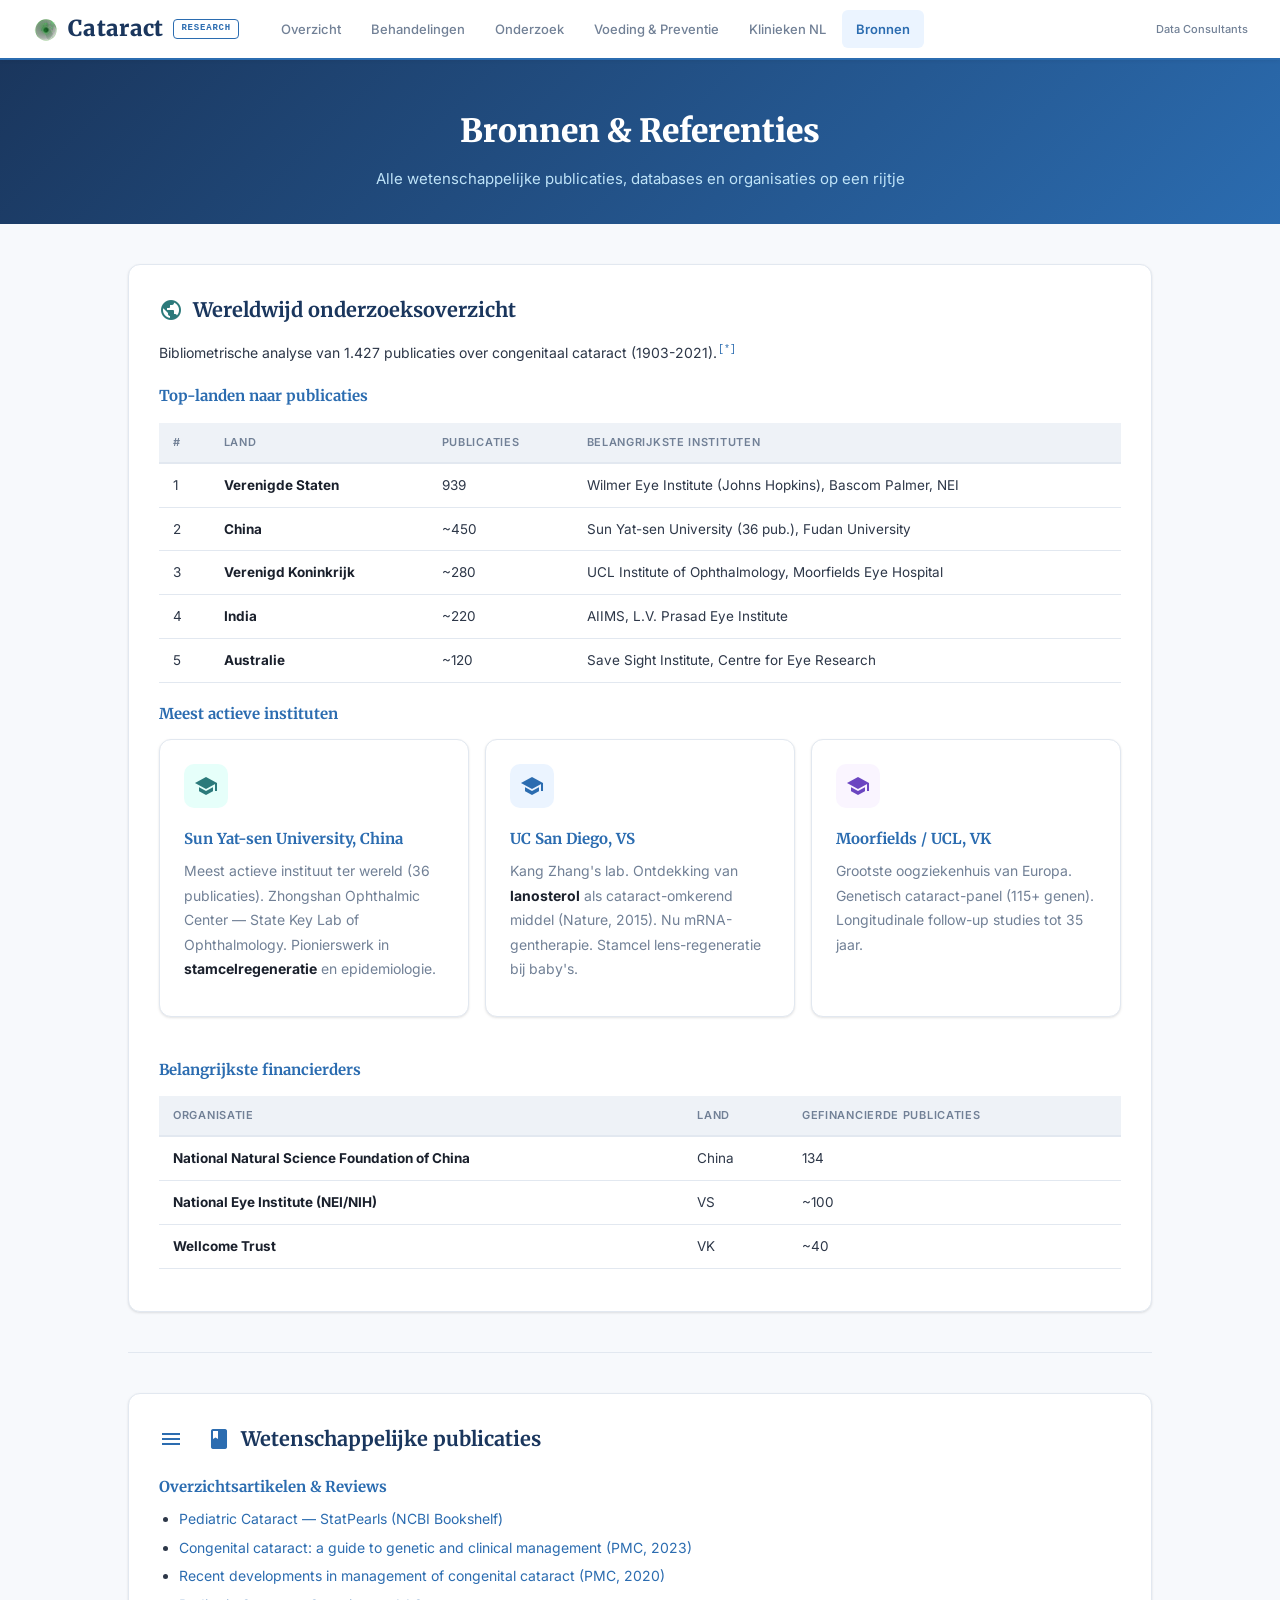
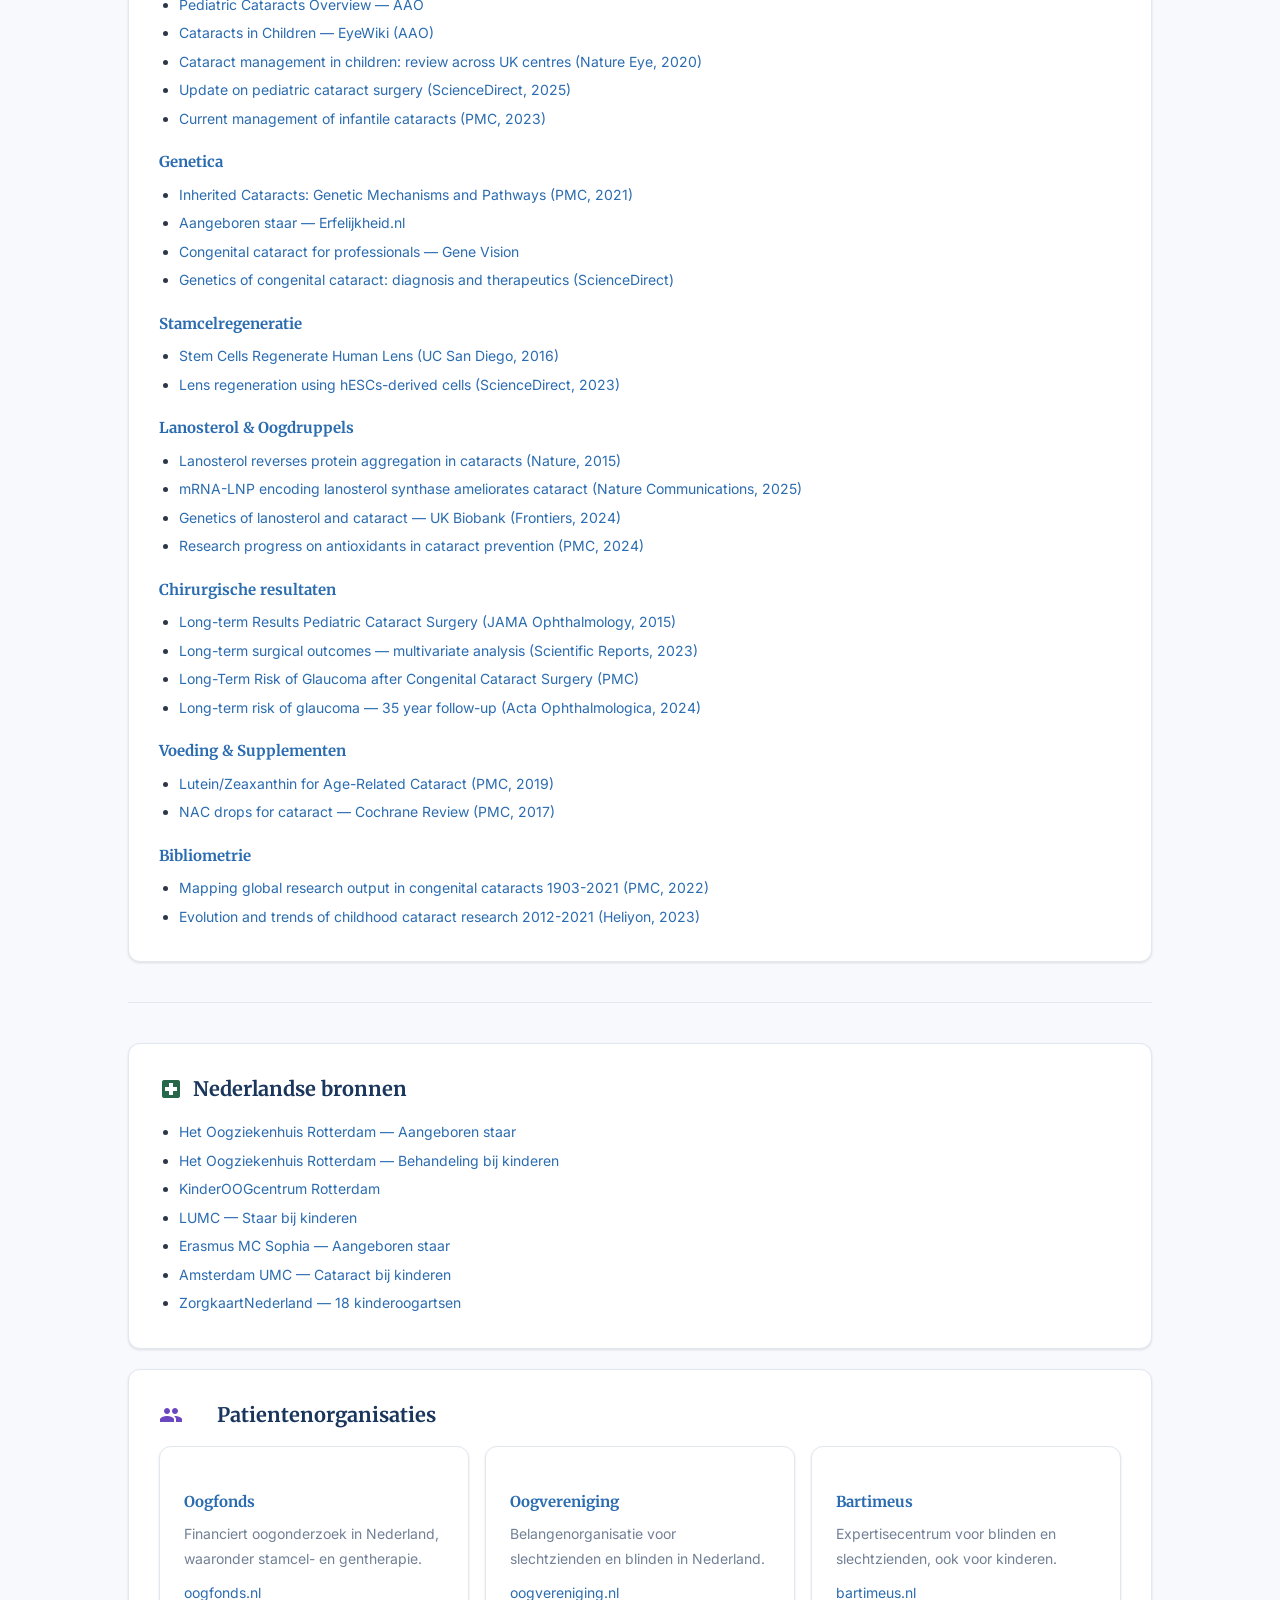
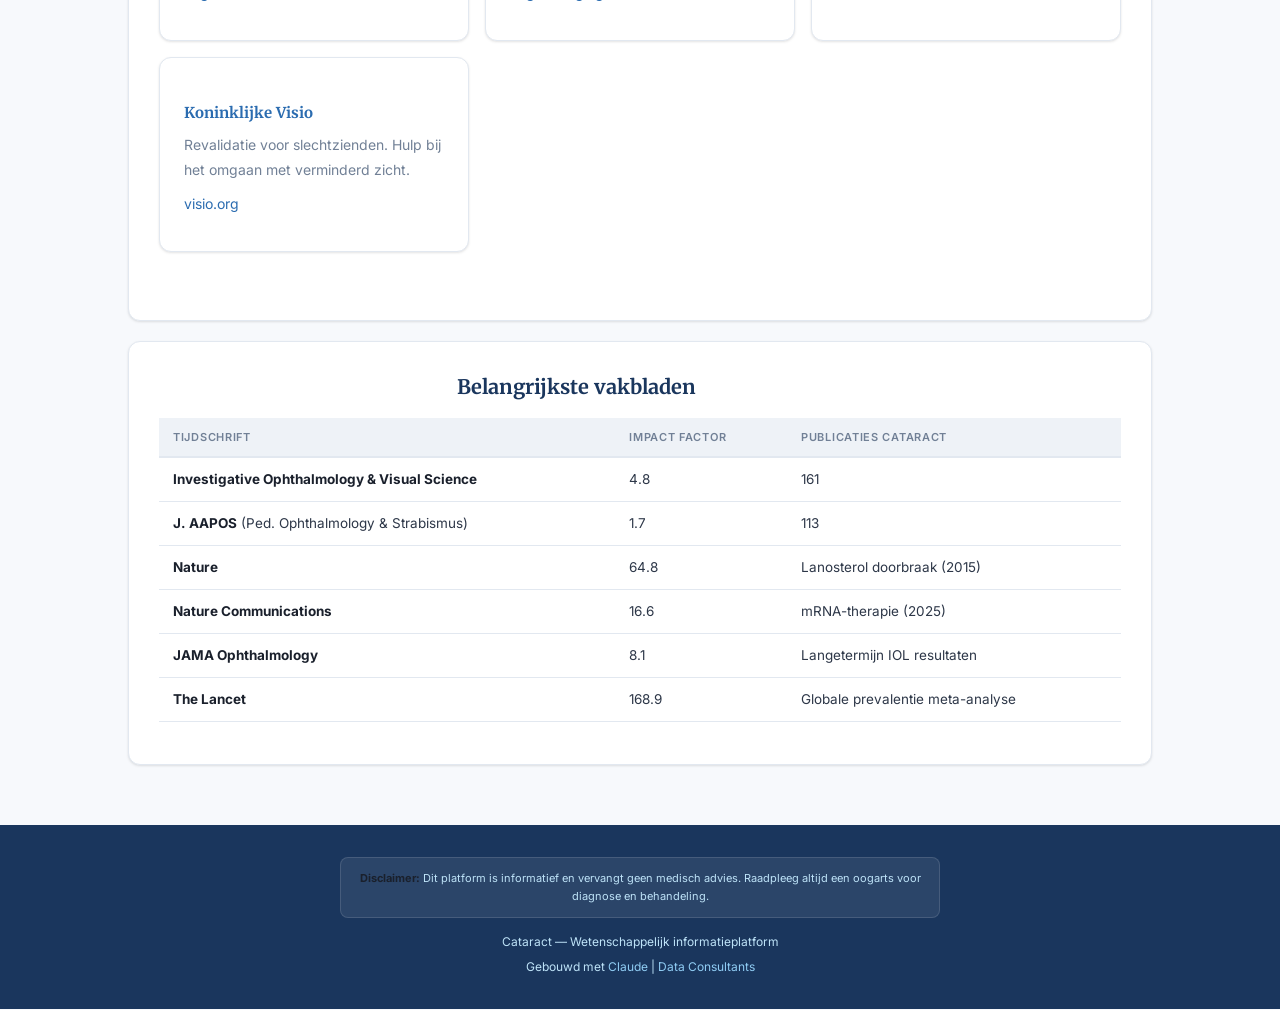
<file: bronnen.html>
<!DOCTYPE html>
<html lang="nl">
<head>
<meta charset="UTF-8">
<meta name="viewport" content="width=device-width, initial-scale=1.0">
<title>Bronnen & Referenties - Cataract</title>
<link href="https://fonts.googleapis.com/icon?family=Material+Icons" rel="stylesheet">
<link rel="icon" href="data:image/svg+xml,<svg xmlns='http://www.w3.org/2000/svg' viewBox='0 0 100 100'><text y='.9em' font-size='90'>&#x1F441;</text></svg>">
<link rel="stylesheet" href="style.css">
</head>
<body>

<nav>
    <div class="nav-logo"><img src="dc-logo.svg" alt="DC" style="height:28px;vertical-align:middle;margin-right:8px">Cataract</div>
    <span class="nav-badge">RESEARCH</span>
    <div class="nav-links" id="nav-links">
        <a href="index.html">Overzicht</a>
        <a href="behandelingen.html">Behandelingen</a>
        <a href="onderzoek.html">Onderzoek</a>
        <a href="voeding.html">Voeding & Preventie</a>
        <a href="klinieken.html">Klinieken NL</a>
        <a href="bronnen.html" class="active">Bronnen</a>
    </div>
    <span class="nav-dc"><a href="https://anneversion.github.io/dataconsultants" target="_blank">Data Consultants</a></span>
    <button class="nav-toggle" onclick="document.getElementById('nav-links').classList.toggle('open')">menu</button>
</nav>

<div class="page-header">
    <h1>Bronnen & Referenties</h1>
    <p>Alle wetenschappelijke publicaties, databases en organisaties op een rijtje</p>
</div>

<div class="container">

    <!-- Wereldwijd onderzoeksoverzicht -->
    <div class="info-block">
        <h2><span class="material-icons" style="color:var(--teal)">public</span> Wereldwijd onderzoeksoverzicht</h2>
        <p>Bibliometrische analyse van 1.427 publicaties over congenitaal cataract (1903-2021).<span class="ref" title="PMC9191315">[*]</span></p>

        <h3>Top-landen naar publicaties</h3>
        <table>
            <tr><th>#</th><th>Land</th><th>Publicaties</th><th>Belangrijkste instituten</th></tr>
            <tr><td>1</td><td><strong>Verenigde Staten</strong></td><td>939</td><td>Wilmer Eye Institute (Johns Hopkins), Bascom Palmer, NEI</td></tr>
            <tr><td>2</td><td><strong>China</strong></td><td>~450</td><td>Sun Yat-sen University (36 pub.), Fudan University</td></tr>
            <tr><td>3</td><td><strong>Verenigd Koninkrijk</strong></td><td>~280</td><td>UCL Institute of Ophthalmology, Moorfields Eye Hospital</td></tr>
            <tr><td>4</td><td><strong>India</strong></td><td>~220</td><td>AIIMS, L.V. Prasad Eye Institute</td></tr>
            <tr><td>5</td><td><strong>Australie</strong></td><td>~120</td><td>Save Sight Institute, Centre for Eye Research</td></tr>
        </table>

        <h3>Meest actieve instituten</h3>
        <div class="cards" style="margin-top:12px">
            <div class="card">
                <div class="card-icon teal"><span class="material-icons">school</span></div>
                <h3>Sun Yat-sen University, China</h3>
                <p>Meest actieve instituut ter wereld (36 publicaties). Zhongshan Ophthalmic Center — State Key Lab of Ophthalmology. Pionierswerk in <strong>stamcelregeneratie</strong> en epidemiologie.</p>
            </div>
            <div class="card">
                <div class="card-icon blue"><span class="material-icons">school</span></div>
                <h3>UC San Diego, VS</h3>
                <p>Kang Zhang's lab. Ontdekking van <strong>lanosterol</strong> als cataract-omkerend middel (Nature, 2015). Nu mRNA-gentherapie. Stamcel lens-regeneratie bij baby's.</p>
            </div>
            <div class="card">
                <div class="card-icon purple"><span class="material-icons">school</span></div>
                <h3>Moorfields / UCL, VK</h3>
                <p>Grootste oogziekenhuis van Europa. Genetisch cataract-panel (115+ genen). Longitudinale follow-up studies tot 35 jaar.</p>
            </div>
        </div>

        <h3>Belangrijkste financierders</h3>
        <table>
            <tr><th>Organisatie</th><th>Land</th><th>Gefinancierde publicaties</th></tr>
            <tr><td><strong>National Natural Science Foundation of China</strong></td><td>China</td><td>134</td></tr>
            <tr><td><strong>National Eye Institute (NEI/NIH)</strong></td><td>VS</td><td>~100</td></tr>
            <tr><td><strong>Wellcome Trust</strong></td><td>VK</td><td>~40</td></tr>
        </table>
    </div>

    <div class="section-divider"></div>

    <!-- Wetenschappelijke publicaties -->
    <div class="info-block">
        <h2><span class="material-icons" style="color:var(--accent)">menu_book</span> Wetenschappelijke publicaties</h2>

        <h3>Overzichtsartikelen & Reviews</h3>
        <ul>
            <li><a href="https://www.ncbi.nlm.nih.gov/books/NBK572080/" target="_blank">Pediatric Cataract — StatPearls (NCBI Bookshelf)</a></li>
            <li><a href="https://pmc.ncbi.nlm.nih.gov/articles/PMC10032449/" target="_blank">Congenital cataract: a guide to genetic and clinical management (PMC, 2023)</a></li>
            <li><a href="https://pmc.ncbi.nlm.nih.gov/articles/PMC7729375/" target="_blank">Recent developments in management of congenital cataract (PMC, 2020)</a></li>
            <li><a href="https://www.aao.org/education/disease-review/pediatric-cataracts-overview" target="_blank">Pediatric Cataracts Overview — AAO</a></li>
            <li><a href="https://eyewiki.org/Cataracts_in_Children,_Congenital_and_Acquired" target="_blank">Cataracts in Children — EyeWiki (AAO)</a></li>
            <li><a href="https://www.nature.com/articles/s41433-020-1115-6" target="_blank">Cataract management in children: review across UK centres (Nature Eye, 2020)</a></li>
            <li><a href="https://www.sciencedirect.com/science/article/pii/S2162098925000969" target="_blank">Update on pediatric cataract surgery (ScienceDirect, 2025)</a></li>
            <li><a href="https://pmc.ncbi.nlm.nih.gov/articles/PMC10199332/" target="_blank">Current management of infantile cataracts (PMC, 2023)</a></li>
        </ul>

        <h3>Genetica</h3>
        <ul>
            <li><a href="https://pmc.ncbi.nlm.nih.gov/articles/PMC8595562/" target="_blank">Inherited Cataracts: Genetic Mechanisms and Pathways (PMC, 2021)</a></li>
            <li><a href="https://www.erfelijkheid.nl/ziektes/aangeboren-staar" target="_blank">Aangeboren staar — Erfelijkheid.nl</a></li>
            <li><a href="https://gene.vision/knowledge-base/congenital-cataract-for-doctors/" target="_blank">Congenital cataract for professionals — Gene Vision</a></li>
            <li><a href="https://www.sciencedirect.com/science/article/pii/S2314808X18302422" target="_blank">Genetics of congenital cataract: diagnosis and therapeutics (ScienceDirect)</a></li>
        </ul>

        <h3>Stamcelregeneratie</h3>
        <ul>
            <li><a href="https://today.ucsd.edu/story/stem_cells_regenerate_human_lens_after_cataract_surgery_restoring_vision" target="_blank">Stem Cells Regenerate Human Lens (UC San Diego, 2016)</a></li>
            <li><a href="https://www.sciencedirect.com/science/article/pii/S2589004223009987" target="_blank">Lens regeneration using hESCs-derived cells (ScienceDirect, 2023)</a></li>
        </ul>

        <h3>Lanosterol & Oogdruppels</h3>
        <ul>
            <li><a href="https://www.nature.com/articles/nature14650" target="_blank">Lanosterol reverses protein aggregation in cataracts (Nature, 2015)</a></li>
            <li><a href="https://www.nature.com/articles/s41467-025-63553-5" target="_blank">mRNA-LNP encoding lanosterol synthase ameliorates cataract (Nature Communications, 2025)</a></li>
            <li><a href="https://pmc.ncbi.nlm.nih.gov/articles/PMC10910428/" target="_blank">Genetics of lanosterol and cataract — UK Biobank (Frontiers, 2024)</a></li>
            <li><a href="https://pmc.ncbi.nlm.nih.gov/articles/PMC11574704/" target="_blank">Research progress on antioxidants in cataract prevention (PMC, 2024)</a></li>
        </ul>

        <h3>Chirurgische resultaten</h3>
        <ul>
            <li><a href="https://jamanetwork.com/journals/jamaophthalmology/fullarticle/2341257" target="_blank">Long-term Results Pediatric Cataract Surgery (JAMA Ophthalmology, 2015)</a></li>
            <li><a href="https://www.nature.com/articles/s41598-023-49166-2" target="_blank">Long-term surgical outcomes — multivariate analysis (Scientific Reports, 2023)</a></li>
            <li><a href="https://pmc.ncbi.nlm.nih.gov/articles/PMC3720778/" target="_blank">Long-Term Risk of Glaucoma after Congenital Cataract Surgery (PMC)</a></li>
            <li><a href="https://onlinelibrary.wiley.com/doi/10.1111/aos.16636" target="_blank">Long-term risk of glaucoma — 35 year follow-up (Acta Ophthalmologica, 2024)</a></li>
        </ul>

        <h3>Voeding & Supplementen</h3>
        <ul>
            <li><a href="https://pmc.ncbi.nlm.nih.gov/articles/PMC6774801/" target="_blank">Lutein/Zeaxanthin for Age-Related Cataract (PMC, 2019)</a></li>
            <li><a href="https://pmc.ncbi.nlm.nih.gov/articles/PMC6464029/" target="_blank">NAC drops for cataract — Cochrane Review (PMC, 2017)</a></li>
        </ul>

        <h3>Bibliometrie</h3>
        <ul>
            <li><a href="https://pmc.ncbi.nlm.nih.gov/articles/PMC9191315/" target="_blank">Mapping global research output in congenital cataracts 1903-2021 (PMC, 2022)</a></li>
            <li><a href="https://www.sciencedirect.com/science/article/pii/S2405844023047989" target="_blank">Evolution and trends of childhood cataract research 2012-2021 (Heliyon, 2023)</a></li>
        </ul>
    </div>

    <div class="section-divider"></div>

    <!-- Nederlandse bronnen -->
    <div class="info-block">
        <h2><span class="material-icons" style="color:var(--green)">local_hospital</span> Nederlandse bronnen</h2>
        <ul>
            <li><a href="https://www.oogziekenhuis.nl/oogziekten-en-behandelingen/aangeboren-staar-congenitaal-cataract" target="_blank">Het Oogziekenhuis Rotterdam — Aangeboren staar</a></li>
            <li><a href="https://www.oogziekenhuis.nl/oogziekten-en-behandelingen/aangeboren-staar-bij-kinderen-behandeling" target="_blank">Het Oogziekenhuis Rotterdam — Behandeling bij kinderen</a></li>
            <li><a href="https://www.oogziekenhuis.nl/centrums/kinderoogcentrum" target="_blank">KinderOOGcentrum Rotterdam</a></li>
            <li><a href="https://www.lumc.nl/afdelingen/oogheelkunde/ziektes-en-aandoeningen/staar-bij-kinderen/" target="_blank">LUMC — Staar bij kinderen</a></li>
            <li><a href="https://www.erasmusmc.nl/nl-nl/sophia/patientenfolders/aangeboren-staar-congenitaal-cataract-fldr-5pi31582743792975r" target="_blank">Erasmus MC Sophia — Aangeboren staar</a></li>
            <li><a href="https://www.amsterdamumc.nl/nl/patienteninformatie/aangeboren-of-op-jonge-leeftijd-verworven-cataract-staar-1.htm" target="_blank">Amsterdam UMC — Cataract bij kinderen</a></li>
            <li><a href="https://www.zorgkaartnederland.nl/oogarts/kinderoogheelkunde" target="_blank">ZorgkaartNederland — 18 kinderoogartsen</a></li>
        </ul>
    </div>

    <!-- Patientenorganisaties -->
    <div class="info-block">
        <h2><span class="material-icons" style="color:var(--purple)">groups</span> Patientenorganisaties</h2>
        <div class="cards">
            <div class="card">
                <h3>Oogfonds</h3>
                <p>Financiert oogonderzoek in Nederland, waaronder stamcel- en gentherapie.</p>
                <p><a href="https://oogfonds.nl/" target="_blank">oogfonds.nl</a></p>
            </div>
            <div class="card">
                <h3>Oogvereniging</h3>
                <p>Belangenorganisatie voor slechtzienden en blinden in Nederland.</p>
                <p><a href="https://www.oogvereniging.nl/" target="_blank">oogvereniging.nl</a></p>
            </div>
            <div class="card">
                <h3>Bartimeus</h3>
                <p>Expertisecentrum voor blinden en slechtzienden, ook voor kinderen.</p>
                <p><a href="https://www.bartimeus.nl/" target="_blank">bartimeus.nl</a></p>
            </div>
            <div class="card">
                <h3>Koninklijke Visio</h3>
                <p>Revalidatie voor slechtzienden. Hulp bij het omgaan met verminderd zicht.</p>
                <p><a href="https://www.visio.org/" target="_blank">visio.org</a></p>
            </div>
        </div>
    </div>

    <!-- Belangrijke journals -->
    <div class="info-block">
        <h2><span class="material-icons" style="color:var(--orange)">auto_stories</span> Belangrijkste vakbladen</h2>
        <table>
            <tr><th>Tijdschrift</th><th>Impact Factor</th><th>Publicaties cataract</th></tr>
            <tr><td><strong>Investigative Ophthalmology & Visual Science</strong></td><td>4.8</td><td>161</td></tr>
            <tr><td><strong>J. AAPOS</strong> (Ped. Ophthalmology & Strabismus)</td><td>1.7</td><td>113</td></tr>
            <tr><td><strong>Nature</strong></td><td>64.8</td><td>Lanosterol doorbraak (2015)</td></tr>
            <tr><td><strong>Nature Communications</strong></td><td>16.6</td><td>mRNA-therapie (2025)</td></tr>
            <tr><td><strong>JAMA Ophthalmology</strong></td><td>8.1</td><td>Langetermijn IOL resultaten</td></tr>
            <tr><td><strong>The Lancet</strong></td><td>168.9</td><td>Globale prevalentie meta-analyse</td></tr>
        </table>
    </div>

</div>

<footer>
    <div class="disclaimer">
        <strong>Disclaimer:</strong> Dit platform is informatief en vervangt geen medisch advies. Raadpleeg altijd een oogarts voor diagnose en behandeling.
    </div>
    <p>Cataract — Wetenschappelijk informatieplatform</p>
    <p style="margin-top:4px">Gebouwd met <a href="https://claude.ai" target="_blank">Claude</a> | <a href="https://anneversion.github.io/dataconsultants" target="_blank">Data Consultants</a></p>
</footer>

</body>
</html>
</file>
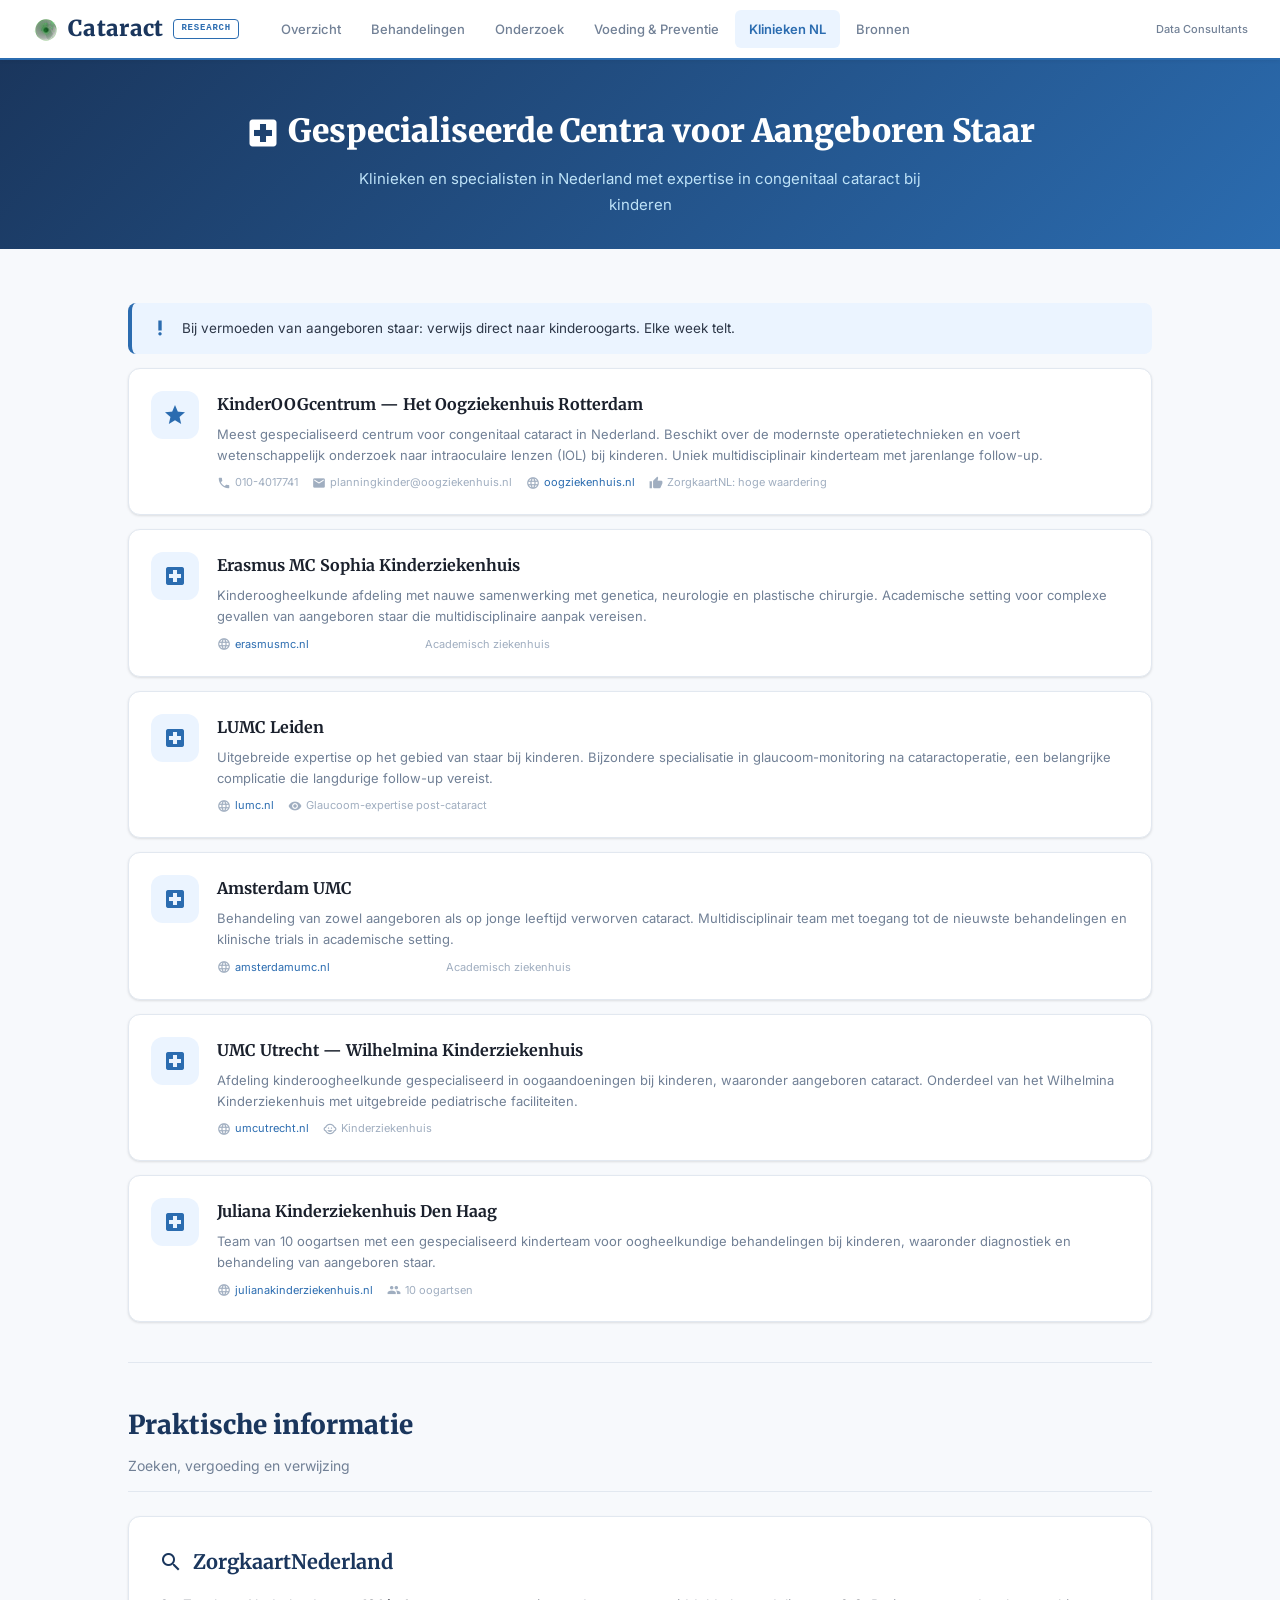
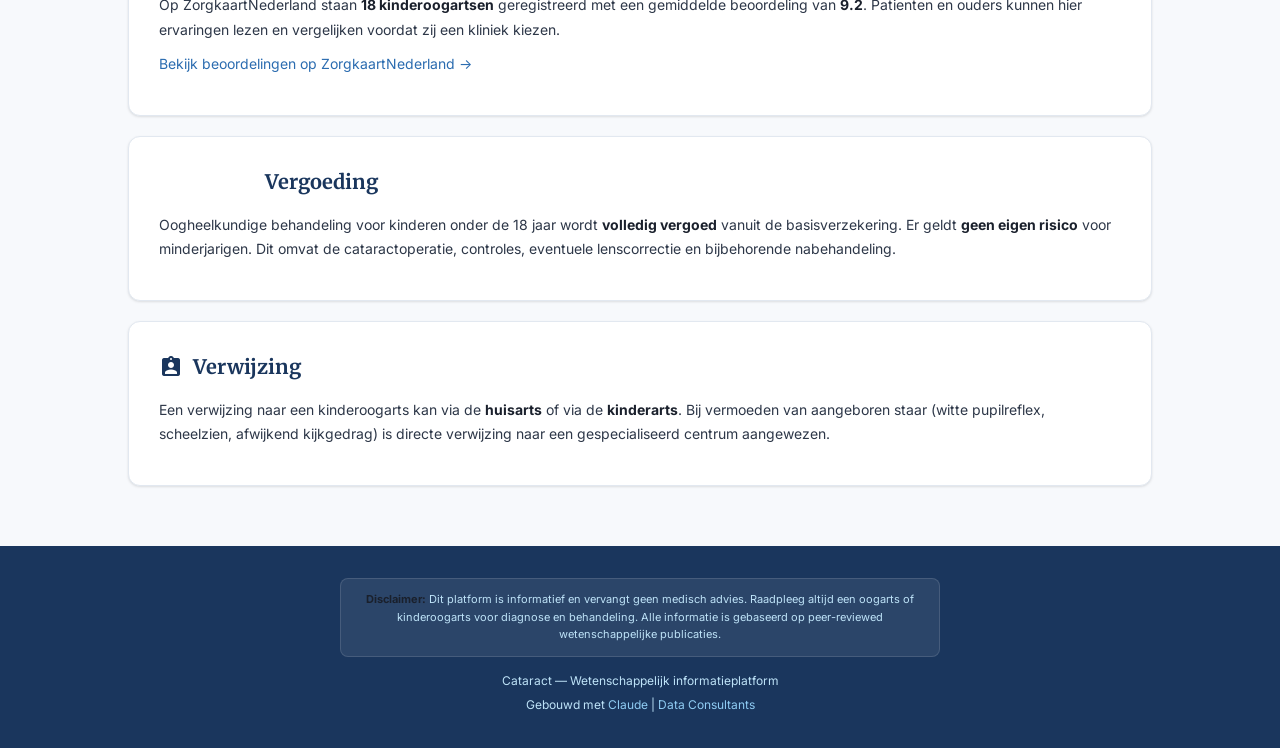
<file: klinieken.html>
<!DOCTYPE html>
<html lang="nl">
<head>
<meta charset="UTF-8">
<meta name="viewport" content="width=device-width, initial-scale=1.0">
<title>Klinieken NL - Cataract</title>
<link href="https://fonts.googleapis.com/icon?family=Material+Icons" rel="stylesheet">
<link rel="icon" href="data:image/svg+xml,<svg xmlns='http://www.w3.org/2000/svg' viewBox='0 0 100 100'><text y='.9em' font-size='90'>&#x1F441;</text></svg>">
<link rel="stylesheet" href="style.css">
</head>
<body>

<nav>
    <div class="nav-logo"><img src="dc-logo.svg" alt="DC" style="height:28px;vertical-align:middle;margin-right:8px">Cataract</div>
    <span class="nav-badge">RESEARCH</span>
    <div class="nav-links" id="nav-links">
        <a href="index.html">Overzicht</a>
        <a href="behandelingen.html">Behandelingen</a>
        <a href="onderzoek.html">Onderzoek</a>
        <a href="voeding.html">Voeding & Preventie</a>
        <a href="klinieken.html" class="active">Klinieken NL</a>
        <a href="bronnen.html">Bronnen</a>
    </div>
    <span class="nav-dc"><a href="https://anneversion.github.io/dataconsultants" target="_blank">Data Consultants</a></span>
    <button class="nav-toggle" onclick="document.getElementById('nav-links').classList.toggle('open')">menu</button>
</nav>

<div class="page-header">
    <h1><span class="material-icons" style="font-size:36px;vertical-align:middle">local_hospital</span> Gespecialiseerde Centra voor Aangeboren Staar</h1>
    <p>Klinieken en specialisten in Nederland met expertise in congenitaal cataract bij kinderen</p>
</div>

<div class="container">

    <div class="alert info">
        <span class="material-icons">priority_high</span>
        <span>Bij vermoeden van aangeboren staar: verwijs direct naar kinderoogarts. Elke week telt.</span>
    </div>

    <!-- KinderOOGcentrum Rotterdam -->
    <div class="kliniek-card">
        <div class="icon"><span class="material-icons">star</span></div>
        <div>
            <h3>KinderOOGcentrum &mdash; Het Oogziekenhuis Rotterdam</h3>
            <p>Meest gespecialiseerd centrum voor congenitaal cataract in Nederland. Beschikt over de modernste operatietechnieken en voert wetenschappelijk onderzoek naar intraoculaire lenzen (IOL) bij kinderen. Uniek multidisciplinair kinderteam met jarenlange follow-up.</p>
            <div class="meta">
                <span><span class="material-icons">phone</span> 010-4017741</span>
                <span><span class="material-icons">email</span> planningkinder@oogziekenhuis.nl</span>
                <span><span class="material-icons">language</span> <a href="https://www.oogziekenhuis.nl" target="_blank">oogziekenhuis.nl</a></span>
                <span><span class="material-icons">thumb_up</span> ZorgkaartNL: hoge waardering</span>
            </div>
        </div>
    </div>

    <!-- Erasmus MC Sophia -->
    <div class="kliniek-card">
        <div class="icon"><span class="material-icons">local_hospital</span></div>
        <div>
            <h3>Erasmus MC Sophia Kinderziekenhuis</h3>
            <p>Kinderoogheelkunde afdeling met nauwe samenwerking met genetica, neurologie en plastische chirurgie. Academische setting voor complexe gevallen van aangeboren staar die multidisciplinaire aanpak vereisen.</p>
            <div class="meta">
                <span><span class="material-icons">language</span> <a href="https://www.erasmusmc.nl" target="_blank">erasmusmc.nl</a></span>
                <span><span class="material-icons">science</span> Academisch ziekenhuis</span>
            </div>
        </div>
    </div>

    <!-- LUMC Leiden -->
    <div class="kliniek-card">
        <div class="icon"><span class="material-icons">local_hospital</span></div>
        <div>
            <h3>LUMC Leiden</h3>
            <p>Uitgebreide expertise op het gebied van staar bij kinderen. Bijzondere specialisatie in glaucoom-monitoring na cataractoperatie, een belangrijke complicatie die langdurige follow-up vereist.</p>
            <div class="meta">
                <span><span class="material-icons">language</span> <a href="https://www.lumc.nl" target="_blank">lumc.nl</a></span>
                <span><span class="material-icons">visibility</span> Glaucoom-expertise post-cataract</span>
            </div>
        </div>
    </div>

    <!-- Amsterdam UMC -->
    <div class="kliniek-card">
        <div class="icon"><span class="material-icons">local_hospital</span></div>
        <div>
            <h3>Amsterdam UMC</h3>
            <p>Behandeling van zowel aangeboren als op jonge leeftijd verworven cataract. Multidisciplinair team met toegang tot de nieuwste behandelingen en klinische trials in academische setting.</p>
            <div class="meta">
                <span><span class="material-icons">language</span> <a href="https://www.amsterdamumc.nl" target="_blank">amsterdamumc.nl</a></span>
                <span><span class="material-icons">science</span> Academisch ziekenhuis</span>
            </div>
        </div>
    </div>

    <!-- UMC Utrecht -->
    <div class="kliniek-card">
        <div class="icon"><span class="material-icons">local_hospital</span></div>
        <div>
            <h3>UMC Utrecht &mdash; Wilhelmina Kinderziekenhuis</h3>
            <p>Afdeling kinderoogheelkunde gespecialiseerd in oogaandoeningen bij kinderen, waaronder aangeboren cataract. Onderdeel van het Wilhelmina Kinderziekenhuis met uitgebreide pediatrische faciliteiten.</p>
            <div class="meta">
                <span><span class="material-icons">language</span> <a href="https://www.umcutrecht.nl" target="_blank">umcutrecht.nl</a></span>
                <span><span class="material-icons">child_care</span> Kinderziekenhuis</span>
            </div>
        </div>
    </div>

    <!-- Juliana Kinderziekenhuis -->
    <div class="kliniek-card">
        <div class="icon"><span class="material-icons">local_hospital</span></div>
        <div>
            <h3>Juliana Kinderziekenhuis Den Haag</h3>
            <p>Team van 10 oogartsen met een gespecialiseerd kinderteam voor oogheelkundige behandelingen bij kinderen, waaronder diagnostiek en behandeling van aangeboren staar.</p>
            <div class="meta">
                <span><span class="material-icons">language</span> <a href="https://www.julianakinderziekenhuis.nl" target="_blank">julianakinderziekenhuis.nl</a></span>
                <span><span class="material-icons">group</span> 10 oogartsen</span>
            </div>
        </div>
    </div>

    <div class="section-divider"></div>

    <!-- Praktische informatie -->
    <h2 class="section-title">Praktische informatie</h2>
    <p class="section-sub">Zoeken, vergoeding en verwijzing</p>

    <div class="info-block">
        <h2><span class="material-icons">search</span> ZorgkaartNederland</h2>
        <p>Op ZorgkaartNederland staan <strong>18 kinderoogartsen</strong> geregistreerd met een gemiddelde beoordeling van <strong>9.2</strong>. Patienten en ouders kunnen hier ervaringen lezen en vergelijken voordat zij een kliniek kiezen.</p>
        <p><a href="https://www.zorgkaartnederland.nl" target="_blank">Bekijk beoordelingen op ZorgkaartNederland &rarr;</a></p>
    </div>

    <div class="info-block">
        <h2><span class="material-icons">euro</span> Vergoeding</h2>
        <p>Oogheelkundige behandeling voor kinderen onder de 18 jaar wordt <strong>volledig vergoed</strong> vanuit de basisverzekering. Er geldt <strong>geen eigen risico</strong> voor minderjarigen. Dit omvat de cataractoperatie, controles, eventuele lenscorrectie en bijbehorende nabehandeling.</p>
    </div>

    <div class="info-block">
        <h2><span class="material-icons">assignment_ind</span> Verwijzing</h2>
        <p>Een verwijzing naar een kinderoogarts kan via de <strong>huisarts</strong> of via de <strong>kinderarts</strong>. Bij vermoeden van aangeboren staar (witte pupilreflex, scheelzien, afwijkend kijkgedrag) is directe verwijzing naar een gespecialiseerd centrum aangewezen.</p>
    </div>

</div>

<footer>
    <div class="disclaimer">
        <strong>Disclaimer:</strong> Dit platform is informatief en vervangt geen medisch advies. Raadpleeg altijd een oogarts of kinderoogarts voor diagnose en behandeling. Alle informatie is gebaseerd op peer-reviewed wetenschappelijke publicaties.
    </div>
    <p>Cataract &mdash; Wetenschappelijk informatieplatform</p>
    <p style="margin-top:4px">Gebouwd met <a href="https://claude.ai" target="_blank">Claude</a> | <a href="https://anneversion.github.io/dataconsultants" target="_blank">Data Consultants</a></p>
</footer>

</body>
</html>
</file>
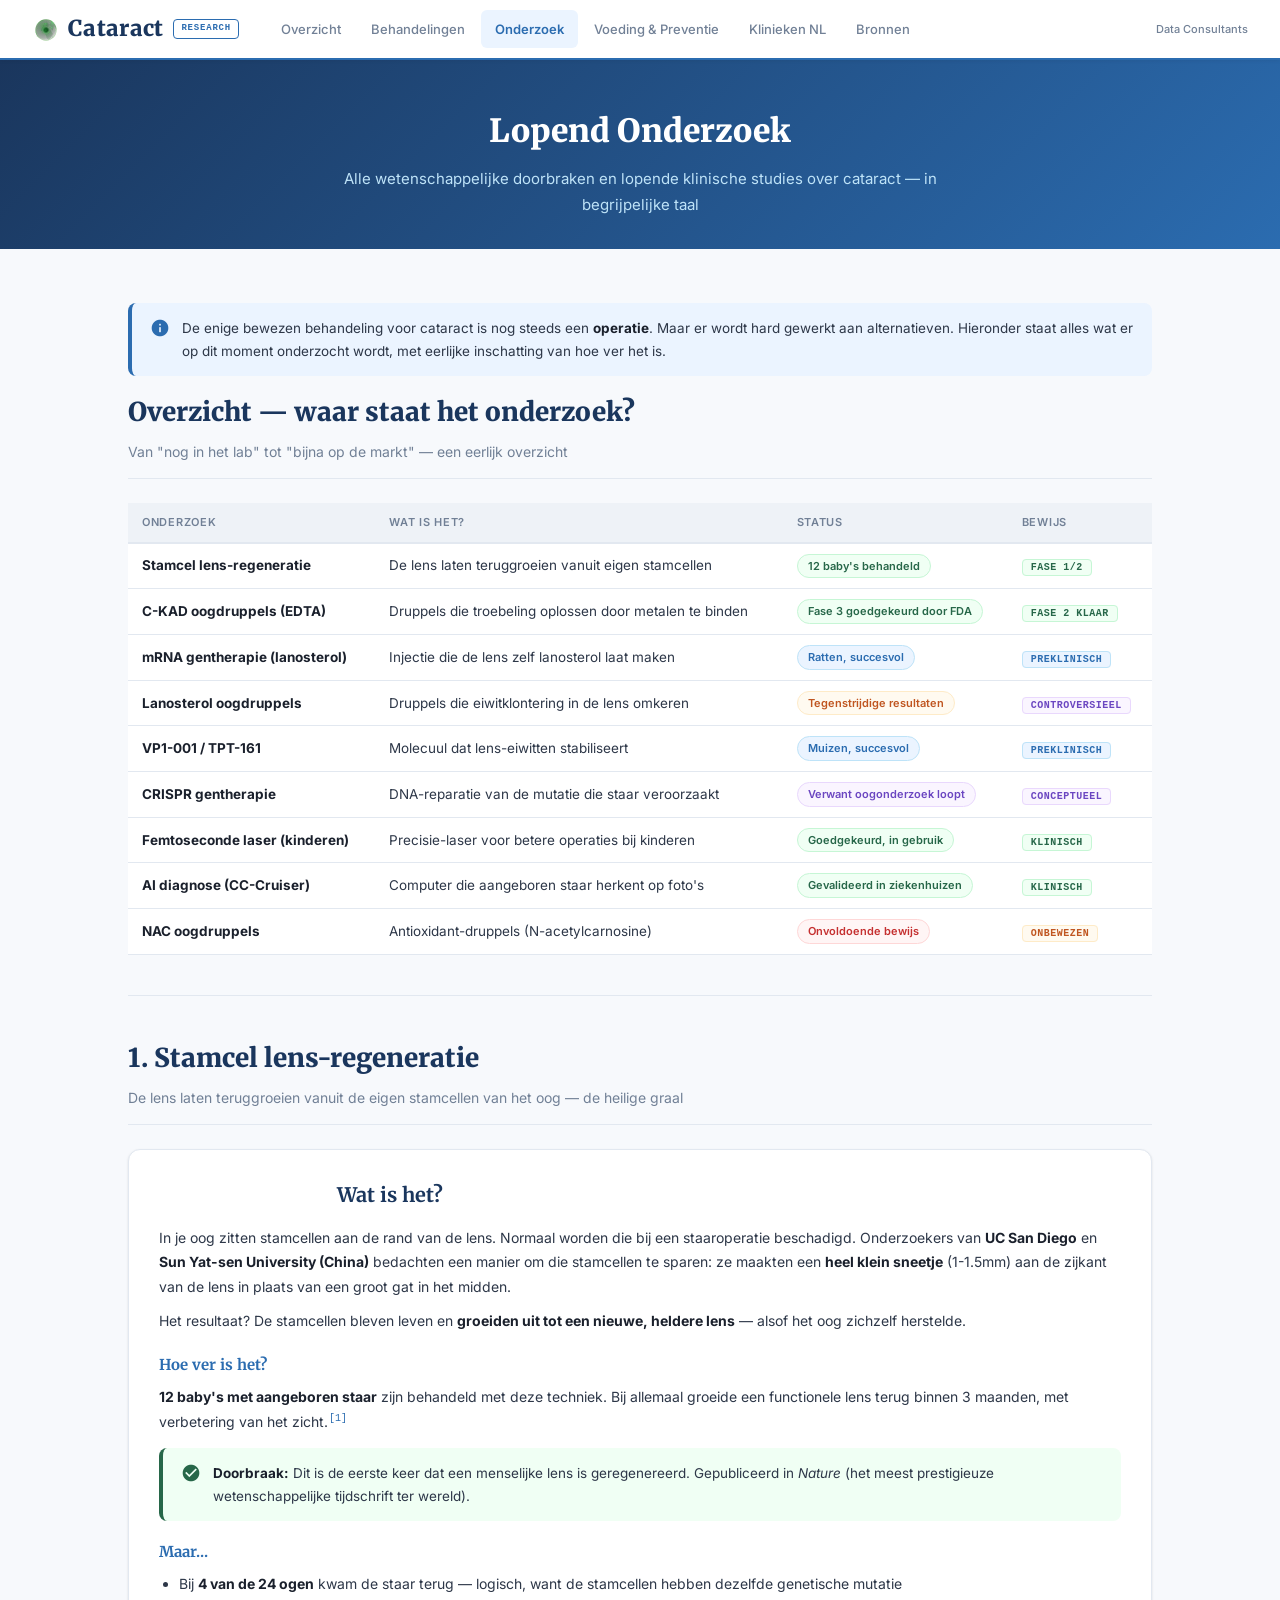
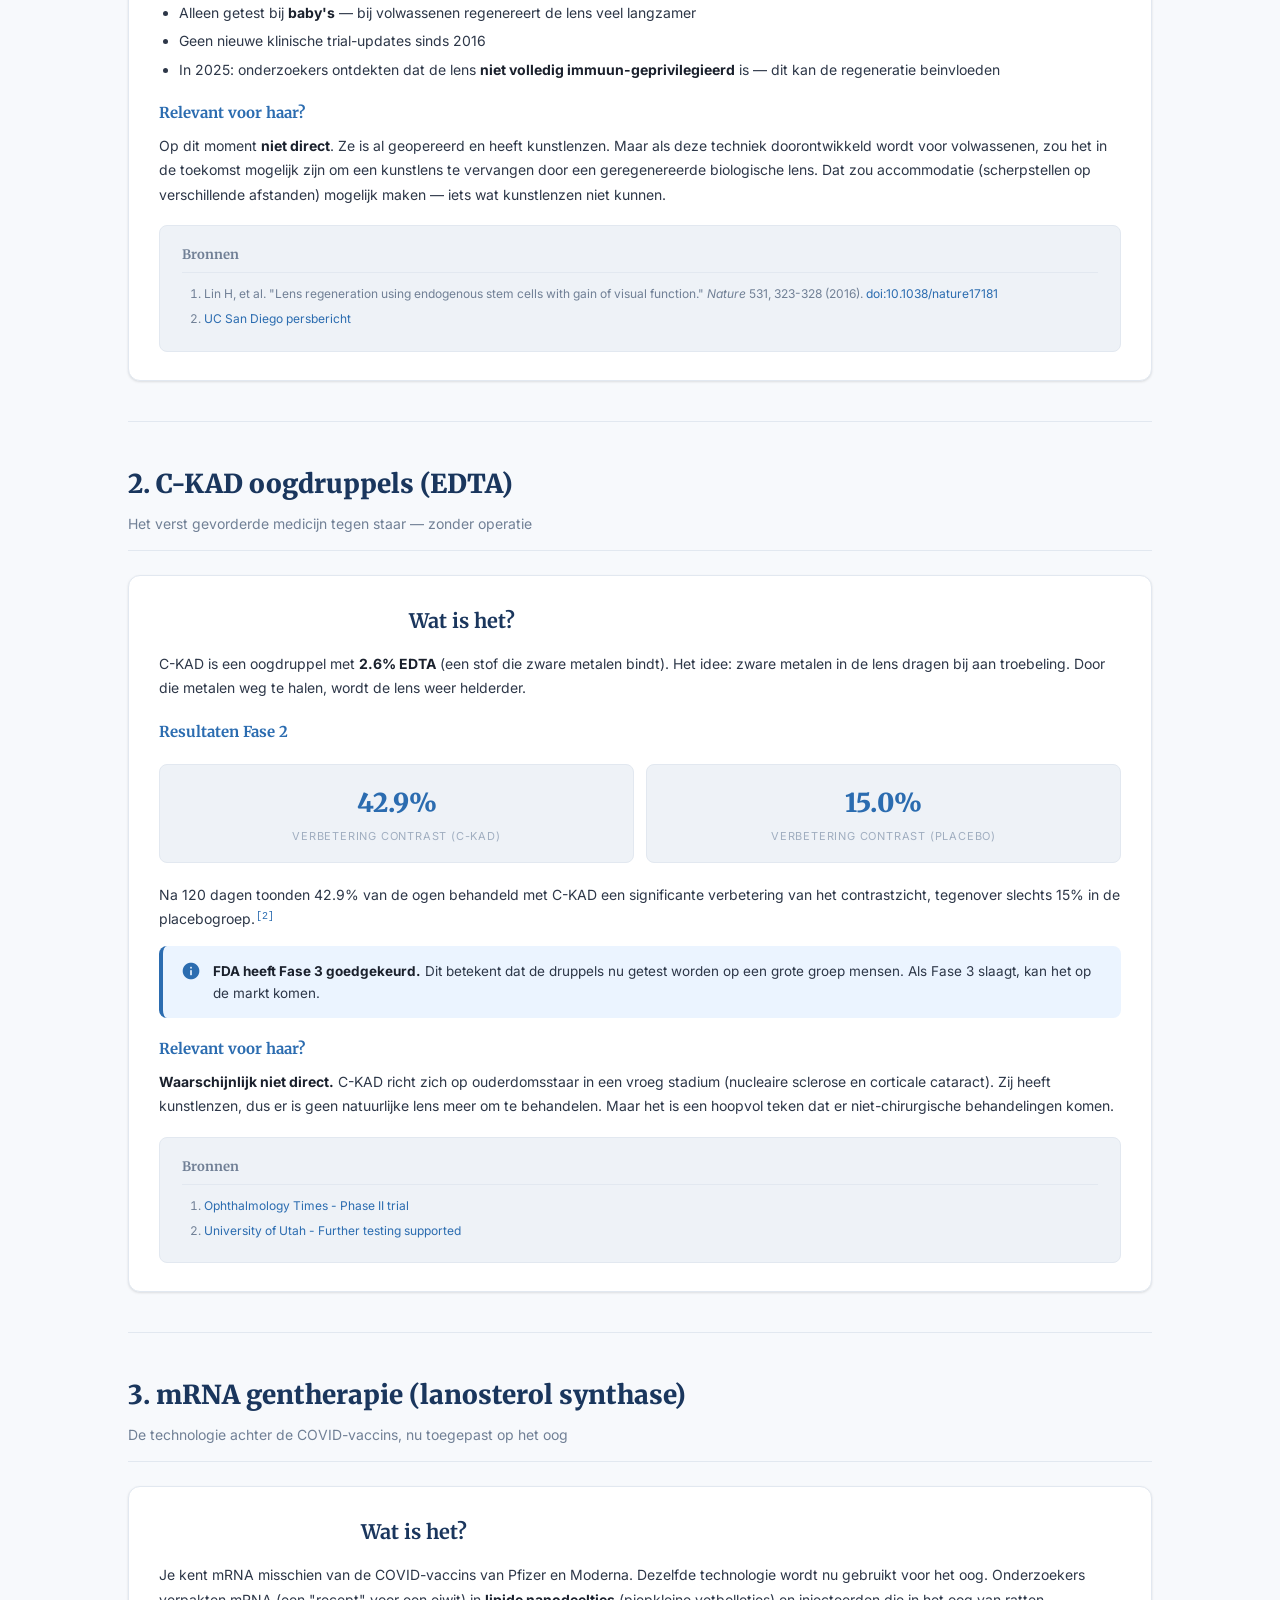
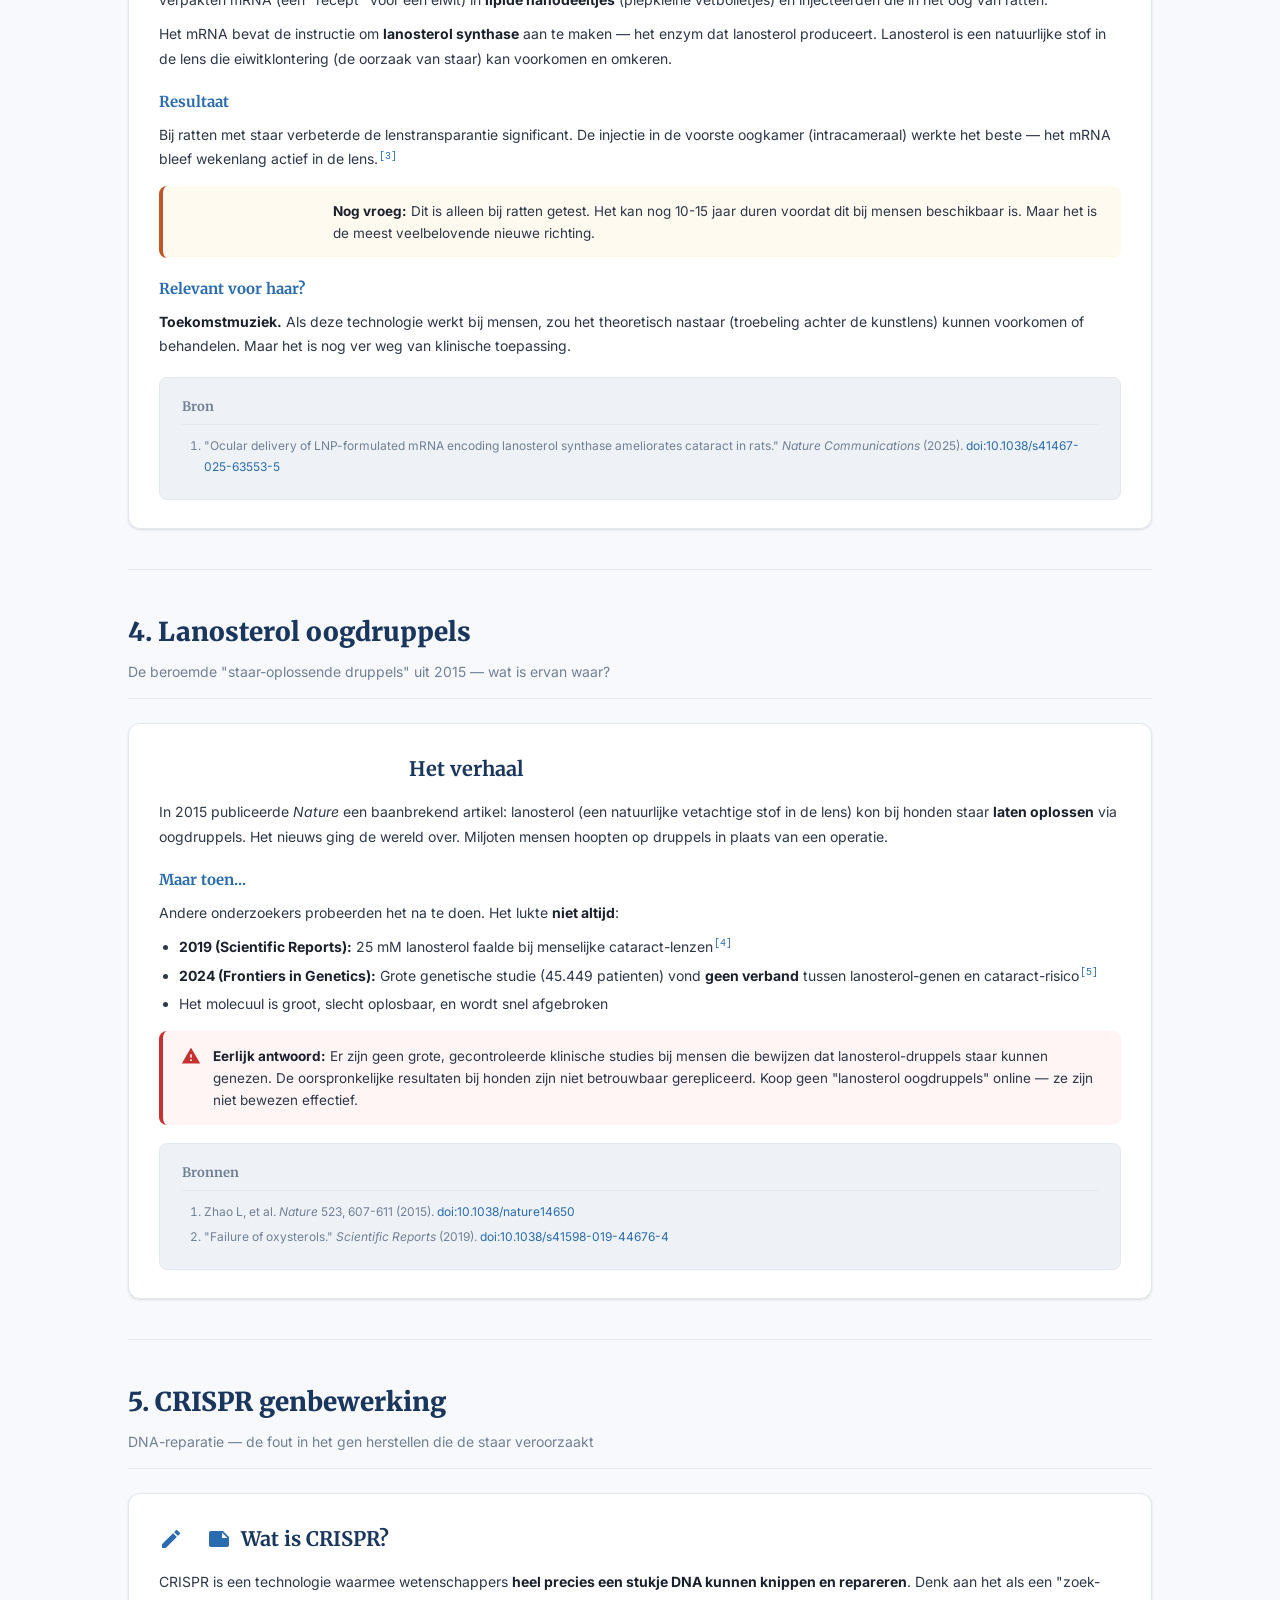
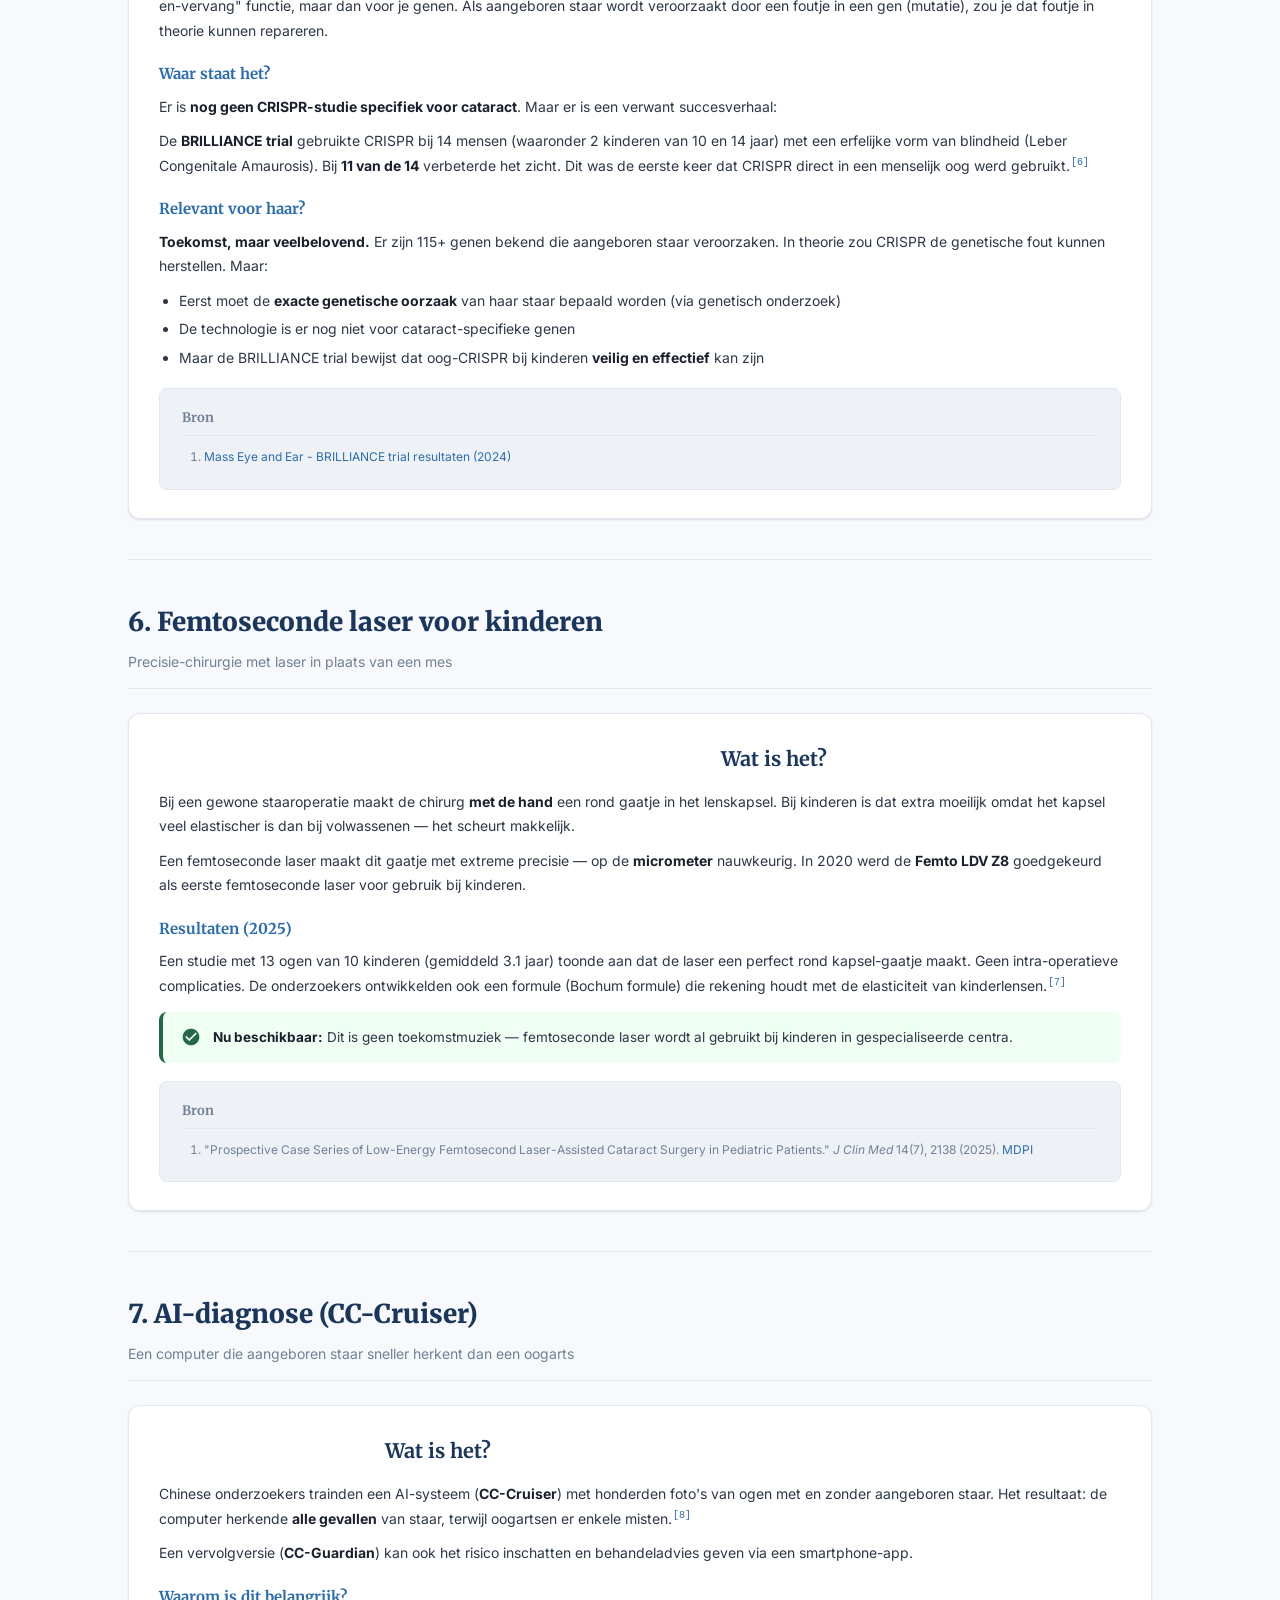
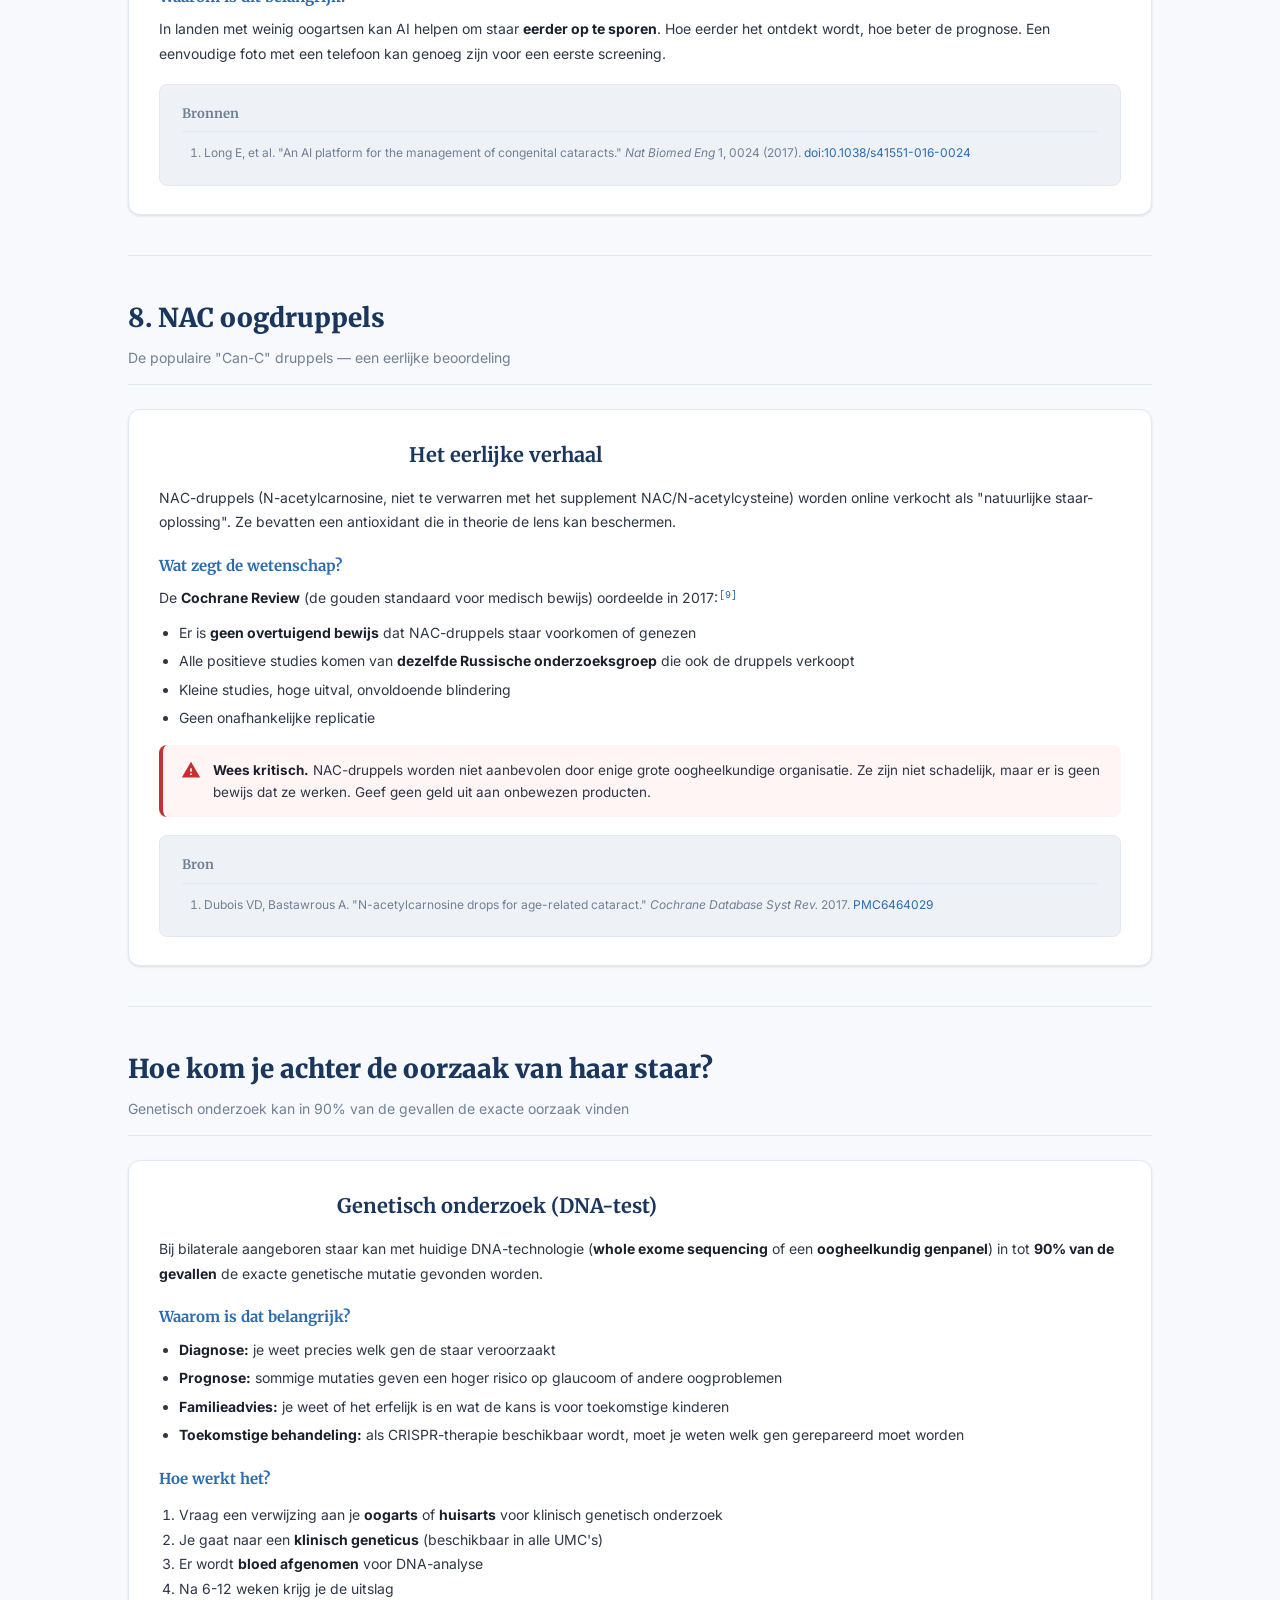
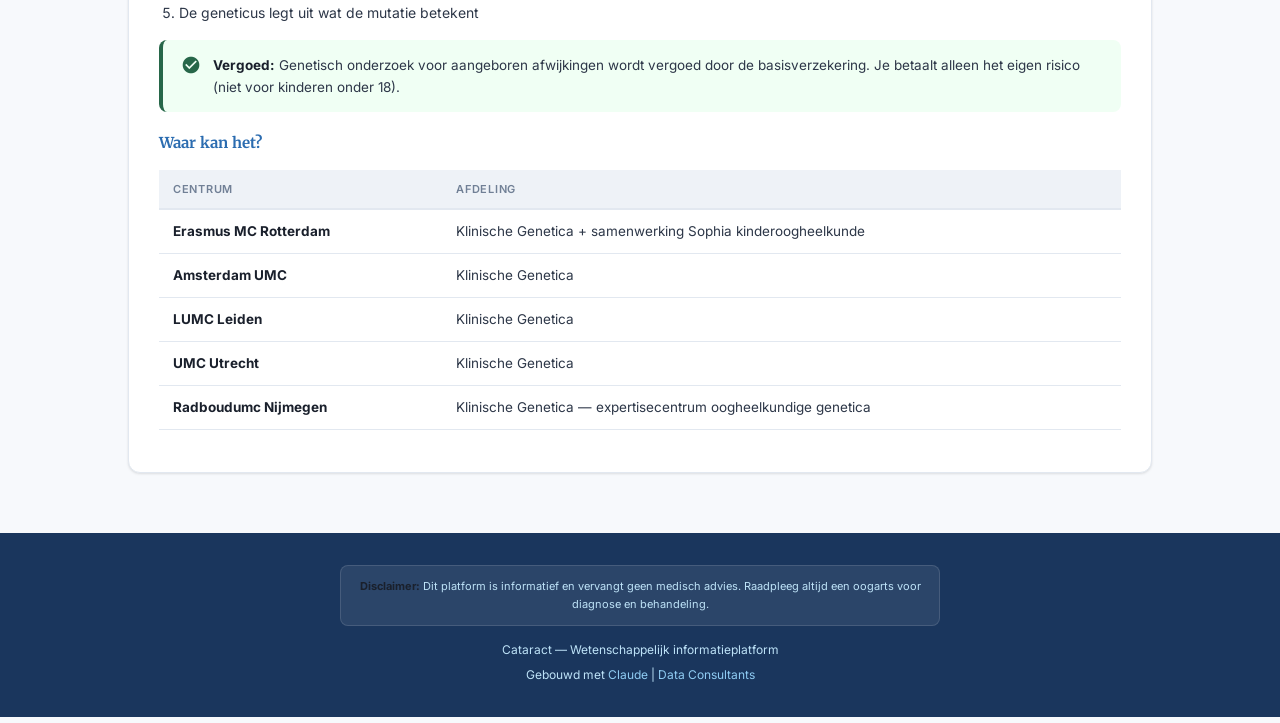
<file: onderzoek.html>
<!DOCTYPE html>
<html lang="nl">
<head>
<meta charset="UTF-8">
<meta name="viewport" content="width=device-width, initial-scale=1.0">
<title>Lopend Onderzoek - Cataract</title>
<link href="https://fonts.googleapis.com/icon?family=Material+Icons" rel="stylesheet">
<link rel="icon" href="data:image/svg+xml,<svg xmlns='http://www.w3.org/2000/svg' viewBox='0 0 100 100'><text y='.9em' font-size='90'>&#x1F441;</text></svg>">
<link rel="stylesheet" href="style.css">
</head>
<body>

<nav>
    <div class="nav-logo"><img src="dc-logo.svg" alt="DC" style="height:28px;vertical-align:middle;margin-right:8px">Cataract</div>
    <span class="nav-badge">RESEARCH</span>
    <div class="nav-links" id="nav-links">
        <a href="index.html">Overzicht</a>
        <a href="behandelingen.html">Behandelingen</a>
        <a href="onderzoek.html" class="active">Onderzoek</a>
        <a href="voeding.html">Voeding & Preventie</a>
        <a href="klinieken.html">Klinieken NL</a>
        <a href="bronnen.html">Bronnen</a>
    </div>
    <span class="nav-dc"><a href="https://anneversion.github.io/dataconsultants" target="_blank">Data Consultants</a></span>
    <button class="nav-toggle" onclick="document.getElementById('nav-links').classList.toggle('open')">menu</button>
</nav>

<div class="page-header">
    <h1>Lopend Onderzoek</h1>
    <p>Alle wetenschappelijke doorbraken en lopende klinische studies over cataract — in begrijpelijke taal</p>
</div>

<div class="container">

    <div class="alert info">
        <span class="material-icons">info</span>
        <span>De enige bewezen behandeling voor cataract is nog steeds een <strong>operatie</strong>. Maar er wordt hard gewerkt aan alternatieven. Hieronder staat alles wat er op dit moment onderzocht wordt, met eerlijke inschatting van hoe ver het is.</span>
    </div>

    <!-- Status overzicht -->
    <h2 class="section-title">Overzicht — waar staat het onderzoek?</h2>
    <p class="section-sub">Van "nog in het lab" tot "bijna op de markt" — een eerlijk overzicht</p>

    <table>
        <tr><th>Onderzoek</th><th>Wat is het?</th><th>Status</th><th>Bewijs</th></tr>
        <tr>
            <td><strong>Stamcel lens-regeneratie</strong></td>
            <td>De lens laten teruggroeien vanuit eigen stamcellen</td>
            <td><span class="badge green">12 baby's behandeld</span></td>
            <td><span class="evidence high">FASE 1/2</span></td>
        </tr>
        <tr>
            <td><strong>C-KAD oogdruppels (EDTA)</strong></td>
            <td>Druppels die troebeling oplossen door metalen te binden</td>
            <td><span class="badge green">Fase 3 goedgekeurd door FDA</span></td>
            <td><span class="evidence high">FASE 2 KLAAR</span></td>
        </tr>
        <tr>
            <td><strong>mRNA gentherapie (lanosterol)</strong></td>
            <td>Injectie die de lens zelf lanosterol laat maken</td>
            <td><span class="badge blue">Ratten, succesvol</span></td>
            <td><span class="evidence preclinical">PREKLINISCH</span></td>
        </tr>
        <tr>
            <td><strong>Lanosterol oogdruppels</strong></td>
            <td>Druppels die eiwitklontering in de lens omkeren</td>
            <td><span class="badge orange">Tegenstrijdige resultaten</span></td>
            <td><span class="evidence emerging">CONTROVERSIEEL</span></td>
        </tr>
        <tr>
            <td><strong>VP1-001 / TPT-161</strong></td>
            <td>Molecuul dat lens-eiwitten stabiliseert</td>
            <td><span class="badge blue">Muizen, succesvol</span></td>
            <td><span class="evidence preclinical">PREKLINISCH</span></td>
        </tr>
        <tr>
            <td><strong>CRISPR gentherapie</strong></td>
            <td>DNA-reparatie van de mutatie die staar veroorzaakt</td>
            <td><span class="badge purple">Verwant oogonderzoek loopt</span></td>
            <td><span class="evidence emerging">CONCEPTUEEL</span></td>
        </tr>
        <tr>
            <td><strong>Femtoseconde laser (kinderen)</strong></td>
            <td>Precisie-laser voor betere operaties bij kinderen</td>
            <td><span class="badge green">Goedgekeurd, in gebruik</span></td>
            <td><span class="evidence high">KLINISCH</span></td>
        </tr>
        <tr>
            <td><strong>AI diagnose (CC-Cruiser)</strong></td>
            <td>Computer die aangeboren staar herkent op foto's</td>
            <td><span class="badge green">Gevalideerd in ziekenhuizen</span></td>
            <td><span class="evidence high">KLINISCH</span></td>
        </tr>
        <tr>
            <td><strong>NAC oogdruppels</strong></td>
            <td>Antioxidant-druppels (N-acetylcarnosine)</td>
            <td><span class="badge red">Onvoldoende bewijs</span></td>
            <td><span class="evidence moderate">ONBEWEZEN</span></td>
        </tr>
    </table>

    <div class="section-divider"></div>

    <!-- ═══ 1. STAMCELREGENERATIE ═══ -->
    <h2 class="section-title">1. Stamcel lens-regeneratie</h2>
    <p class="section-sub">De lens laten teruggroeien vanuit de eigen stamcellen van het oog — de heilige graal</p>

    <div class="info-block">
        <h2><span class="material-icons" style="color:var(--green)">biotech</span> Wat is het?</h2>
        <p>In je oog zitten stamcellen aan de rand van de lens. Normaal worden die bij een staaroperatie beschadigd. Onderzoekers van <strong>UC San Diego</strong> en <strong>Sun Yat-sen University (China)</strong> bedachten een manier om die stamcellen te sparen: ze maakten een <strong>heel klein sneetje</strong> (1-1.5mm) aan de zijkant van de lens in plaats van een groot gat in het midden.</p>
        <p>Het resultaat? De stamcellen bleven leven en <strong>groeiden uit tot een nieuwe, heldere lens</strong> — alsof het oog zichzelf herstelde.</p>

        <h3>Hoe ver is het?</h3>
        <p><strong>12 baby's met aangeboren staar</strong> zijn behandeld met deze techniek. Bij allemaal groeide een functionele lens terug binnen 3 maanden, met verbetering van het zicht.<span class="ref" title="Nature 2016">[1]</span></p>

        <div class="alert success">
            <span class="material-icons">check_circle</span>
            <span><strong>Doorbraak:</strong> Dit is de eerste keer dat een menselijke lens is geregenereerd. Gepubliceerd in <em>Nature</em> (het meest prestigieuze wetenschappelijke tijdschrift ter wereld).</span>
        </div>

        <h3>Maar...</h3>
        <ul>
            <li>Bij <strong>4 van de 24 ogen</strong> kwam de staar terug — logisch, want de stamcellen hebben dezelfde genetische mutatie</li>
            <li>Alleen getest bij <strong>baby's</strong> — bij volwassenen regenereert de lens veel langzamer</li>
            <li>Geen nieuwe klinische trial-updates sinds 2016</li>
            <li>In 2025: onderzoekers ontdekten dat de lens <strong>niet volledig immuun-geprivilegieerd</strong> is — dit kan de regeneratie beinvloeden</li>
        </ul>

        <h3>Relevant voor haar?</h3>
        <p>Op dit moment <strong>niet direct</strong>. Ze is al geopereerd en heeft kunstlenzen. Maar als deze techniek doorontwikkeld wordt voor volwassenen, zou het in de toekomst mogelijk zijn om een kunstlens te vervangen door een geregenereerde biologische lens. Dat zou accommodatie (scherpstellen op verschillende afstanden) mogelijk maken — iets wat kunstlenzen niet kunnen.</p>

        <div class="sources">
            <h4>Bronnen</h4>
            <ol>
                <li>Lin H, et al. "Lens regeneration using endogenous stem cells with gain of visual function." <em>Nature</em> 531, 323-328 (2016). <a href="https://www.nature.com/articles/nature17181" target="_blank">doi:10.1038/nature17181</a></li>
                <li><a href="https://today.ucsd.edu/story/stem_cells_regenerate_human_lens_after_cataract_surgery_restoring_vision" target="_blank">UC San Diego persbericht</a></li>
            </ol>
        </div>
    </div>

    <div class="section-divider"></div>

    <!-- ═══ 2. C-KAD OOGDRUPPELS ═══ -->
    <h2 class="section-title">2. C-KAD oogdruppels (EDTA)</h2>
    <p class="section-sub">Het verst gevorderde medicijn tegen staar — zonder operatie</p>

    <div class="info-block">
        <h2><span class="material-icons" style="color:var(--teal)">water_drop</span> Wat is het?</h2>
        <p>C-KAD is een oogdruppel met <strong>2.6% EDTA</strong> (een stof die zware metalen bindt). Het idee: zware metalen in de lens dragen bij aan troebeling. Door die metalen weg te halen, wordt de lens weer helderder.</p>

        <h3>Resultaten Fase 2</h3>
        <div class="stat-grid">
            <div class="stat-item">
                <div class="num">42.9%</div>
                <div class="label">Verbetering contrast (C-KAD)</div>
            </div>
            <div class="stat-item">
                <div class="num">15.0%</div>
                <div class="label">Verbetering contrast (placebo)</div>
            </div>
        </div>
        <p>Na 120 dagen toonden 42.9% van de ogen behandeld met C-KAD een significante verbetering van het contrastzicht, tegenover slechts 15% in de placebogroep.<span class="ref" title="AJO 2024">[2]</span></p>

        <div class="alert info">
            <span class="material-icons">info</span>
            <span><strong>FDA heeft Fase 3 goedgekeurd.</strong> Dit betekent dat de druppels nu getest worden op een grote groep mensen. Als Fase 3 slaagt, kan het op de markt komen.</span>
        </div>

        <h3>Relevant voor haar?</h3>
        <p><strong>Waarschijnlijk niet direct.</strong> C-KAD richt zich op ouderdomsstaar in een vroeg stadium (nucleaire sclerose en corticale cataract). Zij heeft kunstlenzen, dus er is geen natuurlijke lens meer om te behandelen. Maar het is een hoopvol teken dat er niet-chirurgische behandelingen komen.</p>

        <div class="sources">
            <h4>Bronnen</h4>
            <ol>
                <li><a href="https://www.ophthalmologytimes.com/view/promising-non-surgical-treatment-for-early-cataracts-insights-from-a-phase-ii-clinical-trial" target="_blank">Ophthalmology Times - Phase II trial</a></li>
                <li><a href="https://healthcare.utah.edu/moran/news/2024/08/new-research-analysis-supports-further-testing-of-eye-drops-hoped-reverse-cataracts" target="_blank">University of Utah - Further testing supported</a></li>
            </ol>
        </div>
    </div>

    <div class="section-divider"></div>

    <!-- ═══ 3. mRNA GENTHERAPIE ═══ -->
    <h2 class="section-title">3. mRNA gentherapie (lanosterol synthase)</h2>
    <p class="section-sub">De technologie achter de COVID-vaccins, nu toegepast op het oog</p>

    <div class="info-block">
        <h2><span class="material-icons" style="color:var(--purple)">vaccines</span> Wat is het?</h2>
        <p>Je kent mRNA misschien van de COVID-vaccins van Pfizer en Moderna. Dezelfde technologie wordt nu gebruikt voor het oog. Onderzoekers verpakten mRNA (een "recept" voor een eiwit) in <strong>lipide nanodeeltjes</strong> (piepkleine vetbolletjes) en injecteerden die in het oog van ratten.</p>
        <p>Het mRNA bevat de instructie om <strong>lanosterol synthase</strong> aan te maken — het enzym dat lanosterol produceert. Lanosterol is een natuurlijke stof in de lens die eiwitklontering (de oorzaak van staar) kan voorkomen en omkeren.</p>

        <h3>Resultaat</h3>
        <p>Bij ratten met staar verbeterde de lenstransparantie significant. De injectie in de voorste oogkamer (intracameraal) werkte het beste — het mRNA bleef wekenlang actief in de lens.<span class="ref" title="Nat Commun 2025">[3]</span></p>

        <div class="alert warning">
            <span class="material-icons">science</span>
            <span><strong>Nog vroeg:</strong> Dit is alleen bij ratten getest. Het kan nog 10-15 jaar duren voordat dit bij mensen beschikbaar is. Maar het is de meest veelbelovende nieuwe richting.</span>
        </div>

        <h3>Relevant voor haar?</h3>
        <p><strong>Toekomstmuziek.</strong> Als deze technologie werkt bij mensen, zou het theoretisch nastaar (troebeling achter de kunstlens) kunnen voorkomen of behandelen. Maar het is nog ver weg van klinische toepassing.</p>

        <div class="sources">
            <h4>Bron</h4>
            <ol>
                <li>"Ocular delivery of LNP-formulated mRNA encoding lanosterol synthase ameliorates cataract in rats." <em>Nature Communications</em> (2025). <a href="https://www.nature.com/articles/s41467-025-63553-5" target="_blank">doi:10.1038/s41467-025-63553-5</a></li>
            </ol>
        </div>
    </div>

    <div class="section-divider"></div>

    <!-- ═══ 4. LANOSTEROL OOGDRUPPELS ═══ -->
    <h2 class="section-title">4. Lanosterol oogdruppels</h2>
    <p class="section-sub">De beroemde "staar-oplossende druppels" uit 2015 — wat is ervan waar?</p>

    <div class="info-block">
        <h2><span class="material-icons" style="color:var(--orange)">water_drop</span> Het verhaal</h2>
        <p>In 2015 publiceerde <em>Nature</em> een baanbrekend artikel: lanosterol (een natuurlijke vetachtige stof in de lens) kon bij honden staar <strong>laten oplossen</strong> via oogdruppels. Het nieuws ging de wereld over. Miljoten mensen hoopten op druppels in plaats van een operatie.</p>

        <h3>Maar toen...</h3>
        <p>Andere onderzoekers probeerden het na te doen. Het lukte <strong>niet altijd</strong>:</p>
        <ul>
            <li><strong>2019 (Scientific Reports):</strong> 25 mM lanosterol faalde bij menselijke cataract-lenzen<span class="ref" title="Sci Rep 2019">[4]</span></li>
            <li><strong>2024 (Frontiers in Genetics):</strong> Grote genetische studie (45.449 patienten) vond <strong>geen verband</strong> tussen lanosterol-genen en cataract-risico<span class="ref" title="Front Genet 2024">[5]</span></li>
            <li>Het molecuul is groot, slecht oplosbaar, en wordt snel afgebroken</li>
        </ul>

        <div class="alert danger">
            <span class="material-icons">warning</span>
            <span><strong>Eerlijk antwoord:</strong> Er zijn geen grote, gecontroleerde klinische studies bij mensen die bewijzen dat lanosterol-druppels staar kunnen genezen. De oorspronkelijke resultaten bij honden zijn niet betrouwbaar gerepliceerd. Koop geen "lanosterol oogdruppels" online — ze zijn niet bewezen effectief.</span>
        </div>

        <div class="sources">
            <h4>Bronnen</h4>
            <ol>
                <li>Zhao L, et al. <em>Nature</em> 523, 607-611 (2015). <a href="https://www.nature.com/articles/nature14650" target="_blank">doi:10.1038/nature14650</a></li>
                <li>"Failure of oxysterols." <em>Scientific Reports</em> (2019). <a href="https://www.nature.com/articles/s41598-019-44676-4" target="_blank">doi:10.1038/s41598-019-44676-4</a></li>
            </ol>
        </div>
    </div>

    <div class="section-divider"></div>

    <!-- ═══ 5. CRISPR ═══ -->
    <h2 class="section-title">5. CRISPR genbewerking</h2>
    <p class="section-sub">DNA-reparatie — de fout in het gen herstellen die de staar veroorzaakt</p>

    <div class="info-block">
        <h2><span class="material-icons" style="color:var(--accent)">edit_note</span> Wat is CRISPR?</h2>
        <p>CRISPR is een technologie waarmee wetenschappers <strong>heel precies een stukje DNA kunnen knippen en repareren</strong>. Denk aan het als een "zoek-en-vervang" functie, maar dan voor je genen. Als aangeboren staar wordt veroorzaakt door een foutje in een gen (mutatie), zou je dat foutje in theorie kunnen repareren.</p>

        <h3>Waar staat het?</h3>
        <p>Er is <strong>nog geen CRISPR-studie specifiek voor cataract</strong>. Maar er is een verwant succesverhaal:</p>
        <p>De <strong>BRILLIANCE trial</strong> gebruikte CRISPR bij 14 mensen (waaronder 2 kinderen van 10 en 14 jaar) met een erfelijke vorm van blindheid (Leber Congenitale Amaurosis). Bij <strong>11 van de 14</strong> verbeterde het zicht. Dit was de eerste keer dat CRISPR direct in een menselijk oog werd gebruikt.<span class="ref" title="BRILLIANCE">[6]</span></p>

        <h3>Relevant voor haar?</h3>
        <p><strong>Toekomst, maar veelbelovend.</strong> Er zijn 115+ genen bekend die aangeboren staar veroorzaken. In theorie zou CRISPR de genetische fout kunnen herstellen. Maar:</p>
        <ul>
            <li>Eerst moet de <strong>exacte genetische oorzaak</strong> van haar staar bepaald worden (via genetisch onderzoek)</li>
            <li>De technologie is er nog niet voor cataract-specifieke genen</li>
            <li>Maar de BRILLIANCE trial bewijst dat oog-CRISPR bij kinderen <strong>veilig en effectief</strong> kan zijn</li>
        </ul>

        <div class="sources">
            <h4>Bron</h4>
            <ol>
                <li><a href="https://masseyeandear.org/news/press-releases/2024/05/crispr-gene-editing-improves-vision-for-people-with-inherited-blindness" target="_blank">Mass Eye and Ear - BRILLIANCE trial resultaten (2024)</a></li>
            </ol>
        </div>
    </div>

    <div class="section-divider"></div>

    <!-- ═══ 6. FEMTOSECONDE LASER ═══ -->
    <h2 class="section-title">6. Femtoseconde laser voor kinderen</h2>
    <p class="section-sub">Precisie-chirurgie met laser in plaats van een mes</p>

    <div class="info-block">
        <h2><span class="material-icons" style="color:var(--teal)">precision_manufacturing</span> Wat is het?</h2>
        <p>Bij een gewone staaroperatie maakt de chirurg <strong>met de hand</strong> een rond gaatje in het lenskapsel. Bij kinderen is dat extra moeilijk omdat het kapsel veel elastischer is dan bij volwassenen — het scheurt makkelijk.</p>
        <p>Een femtoseconde laser maakt dit gaatje met extreme precisie — op de <strong>micrometer</strong> nauwkeurig. In 2020 werd de <strong>Femto LDV Z8</strong> goedgekeurd als eerste femtoseconde laser voor gebruik bij kinderen.</p>

        <h3>Resultaten (2025)</h3>
        <p>Een studie met 13 ogen van 10 kinderen (gemiddeld 3.1 jaar) toonde aan dat de laser een perfect rond kapsel-gaatje maakt. Geen intra-operatieve complicaties. De onderzoekers ontwikkelden ook een formule (Bochum formule) die rekening houdt met de elasticiteit van kinderlensen.<span class="ref" title="JCM 2025">[7]</span></p>

        <div class="alert success">
            <span class="material-icons">check_circle</span>
            <span><strong>Nu beschikbaar:</strong> Dit is geen toekomstmuziek — femtoseconde laser wordt al gebruikt bij kinderen in gespecialiseerde centra.</span>
        </div>

        <div class="sources">
            <h4>Bron</h4>
            <ol>
                <li>"Prospective Case Series of Low-Energy Femtosecond Laser-Assisted Cataract Surgery in Pediatric Patients." <em>J Clin Med</em> 14(7), 2138 (2025). <a href="https://www.mdpi.com/2077-0383/14/7/2138" target="_blank">MDPI</a></li>
            </ol>
        </div>
    </div>

    <div class="section-divider"></div>

    <!-- ═══ 7. AI DIAGNOSE ═══ -->
    <h2 class="section-title">7. AI-diagnose (CC-Cruiser)</h2>
    <p class="section-sub">Een computer die aangeboren staar sneller herkent dan een oogarts</p>

    <div class="info-block">
        <h2><span class="material-icons" style="color:var(--accent)">smart_toy</span> Wat is het?</h2>
        <p>Chinese onderzoekers trainden een AI-systeem (<strong>CC-Cruiser</strong>) met honderden foto's van ogen met en zonder aangeboren staar. Het resultaat: de computer herkende <strong>alle gevallen</strong> van staar, terwijl oogartsen er enkele misten.<span class="ref" title="Nat Biomed Eng 2017">[8]</span></p>
        <p>Een vervolgversie (<strong>CC-Guardian</strong>) kan ook het risico inschatten en behandeladvies geven via een smartphone-app.</p>

        <h3>Waarom is dit belangrijk?</h3>
        <p>In landen met weinig oogartsen kan AI helpen om staar <strong>eerder op te sporen</strong>. Hoe eerder het ontdekt wordt, hoe beter de prognose. Een eenvoudige foto met een telefoon kan genoeg zijn voor een eerste screening.</p>

        <div class="sources">
            <h4>Bronnen</h4>
            <ol>
                <li>Long E, et al. "An AI platform for the management of congenital cataracts." <em>Nat Biomed Eng</em> 1, 0024 (2017). <a href="https://www.nature.com/articles/s41551-016-0024" target="_blank">doi:10.1038/s41551-016-0024</a></li>
            </ol>
        </div>
    </div>

    <div class="section-divider"></div>

    <!-- ═══ 8. NAC DRUPPELS ═══ -->
    <h2 class="section-title">8. NAC oogdruppels</h2>
    <p class="section-sub">De populaire "Can-C" druppels — een eerlijke beoordeling</p>

    <div class="info-block">
        <h2><span class="material-icons" style="color:var(--red)">water_drop</span> Het eerlijke verhaal</h2>
        <p>NAC-druppels (N-acetylcarnosine, niet te verwarren met het supplement NAC/N-acetylcysteine) worden online verkocht als "natuurlijke staar-oplossing". Ze bevatten een antioxidant die in theorie de lens kan beschermen.</p>

        <h3>Wat zegt de wetenschap?</h3>
        <p>De <strong>Cochrane Review</strong> (de gouden standaard voor medisch bewijs) oordeelde in 2017:<span class="ref" title="Cochrane 2017">[9]</span></p>
        <ul>
            <li>Er is <strong>geen overtuigend bewijs</strong> dat NAC-druppels staar voorkomen of genezen</li>
            <li>Alle positieve studies komen van <strong>dezelfde Russische onderzoeksgroep</strong> die ook de druppels verkoopt</li>
            <li>Kleine studies, hoge uitval, onvoldoende blindering</li>
            <li>Geen onafhankelijke replicatie</li>
        </ul>

        <div class="alert danger">
            <span class="material-icons">warning</span>
            <span><strong>Wees kritisch.</strong> NAC-druppels worden niet aanbevolen door enige grote oogheelkundige organisatie. Ze zijn niet schadelijk, maar er is geen bewijs dat ze werken. Geef geen geld uit aan onbewezen producten.</span>
        </div>

        <div class="sources">
            <h4>Bron</h4>
            <ol>
                <li>Dubois VD, Bastawrous A. "N-acetylcarnosine drops for age-related cataract." <em>Cochrane Database Syst Rev.</em> 2017. <a href="https://pmc.ncbi.nlm.nih.gov/articles/PMC6464029/" target="_blank">PMC6464029</a></li>
            </ol>
        </div>
    </div>

    <div class="section-divider"></div>

    <!-- ═══ GENETISCH ONDERZOEK ═══ -->
    <h2 class="section-title">Hoe kom je achter de oorzaak van haar staar?</h2>
    <p class="section-sub">Genetisch onderzoek kan in 90% van de gevallen de exacte oorzaak vinden</p>

    <div class="info-block">
        <h2><span class="material-icons" style="color:var(--teal)">biotech</span> Genetisch onderzoek (DNA-test)</h2>
        <p>Bij bilaterale aangeboren staar kan met huidige DNA-technologie (<strong>whole exome sequencing</strong> of een <strong>oogheelkundig genpanel</strong>) in tot <strong>90% van de gevallen</strong> de exacte genetische mutatie gevonden worden.</p>

        <h3>Waarom is dat belangrijk?</h3>
        <ul>
            <li><strong>Diagnose:</strong> je weet precies welk gen de staar veroorzaakt</li>
            <li><strong>Prognose:</strong> sommige mutaties geven een hoger risico op glaucoom of andere oogproblemen</li>
            <li><strong>Familieadvies:</strong> je weet of het erfelijk is en wat de kans is voor toekomstige kinderen</li>
            <li><strong>Toekomstige behandeling:</strong> als CRISPR-therapie beschikbaar wordt, moet je weten welk gen gerepareerd moet worden</li>
        </ul>

        <h3>Hoe werkt het?</h3>
        <ol style="padding-left:20px;margin:12px 0">
            <li>Vraag een verwijzing aan je <strong>oogarts</strong> of <strong>huisarts</strong> voor klinisch genetisch onderzoek</li>
            <li>Je gaat naar een <strong>klinisch geneticus</strong> (beschikbaar in alle UMC's)</li>
            <li>Er wordt <strong>bloed afgenomen</strong> voor DNA-analyse</li>
            <li>Na 6-12 weken krijg je de uitslag</li>
            <li>De geneticus legt uit wat de mutatie betekent</li>
        </ol>

        <div class="alert success">
            <span class="material-icons">check_circle</span>
            <span><strong>Vergoed:</strong> Genetisch onderzoek voor aangeboren afwijkingen wordt vergoed door de basisverzekering. Je betaalt alleen het eigen risico (niet voor kinderen onder 18).</span>
        </div>

        <h3>Waar kan het?</h3>
        <table>
            <tr><th>Centrum</th><th>Afdeling</th></tr>
            <tr><td><strong>Erasmus MC Rotterdam</strong></td><td>Klinische Genetica + samenwerking Sophia kinderoogheelkunde</td></tr>
            <tr><td><strong>Amsterdam UMC</strong></td><td>Klinische Genetica</td></tr>
            <tr><td><strong>LUMC Leiden</strong></td><td>Klinische Genetica</td></tr>
            <tr><td><strong>UMC Utrecht</strong></td><td>Klinische Genetica</td></tr>
            <tr><td><strong>Radboudumc Nijmegen</strong></td><td>Klinische Genetica — expertisecentrum oogheelkundige genetica</td></tr>
        </table>
    </div>

</div>

<footer>
    <div class="disclaimer">
        <strong>Disclaimer:</strong> Dit platform is informatief en vervangt geen medisch advies. Raadpleeg altijd een oogarts voor diagnose en behandeling.
    </div>
    <p>Cataract — Wetenschappelijk informatieplatform</p>
    <p style="margin-top:4px">Gebouwd met <a href="https://claude.ai" target="_blank">Claude</a> | <a href="https://anneversion.github.io/dataconsultants" target="_blank">Data Consultants</a></p>
</footer>

</body>
</html>
</file>
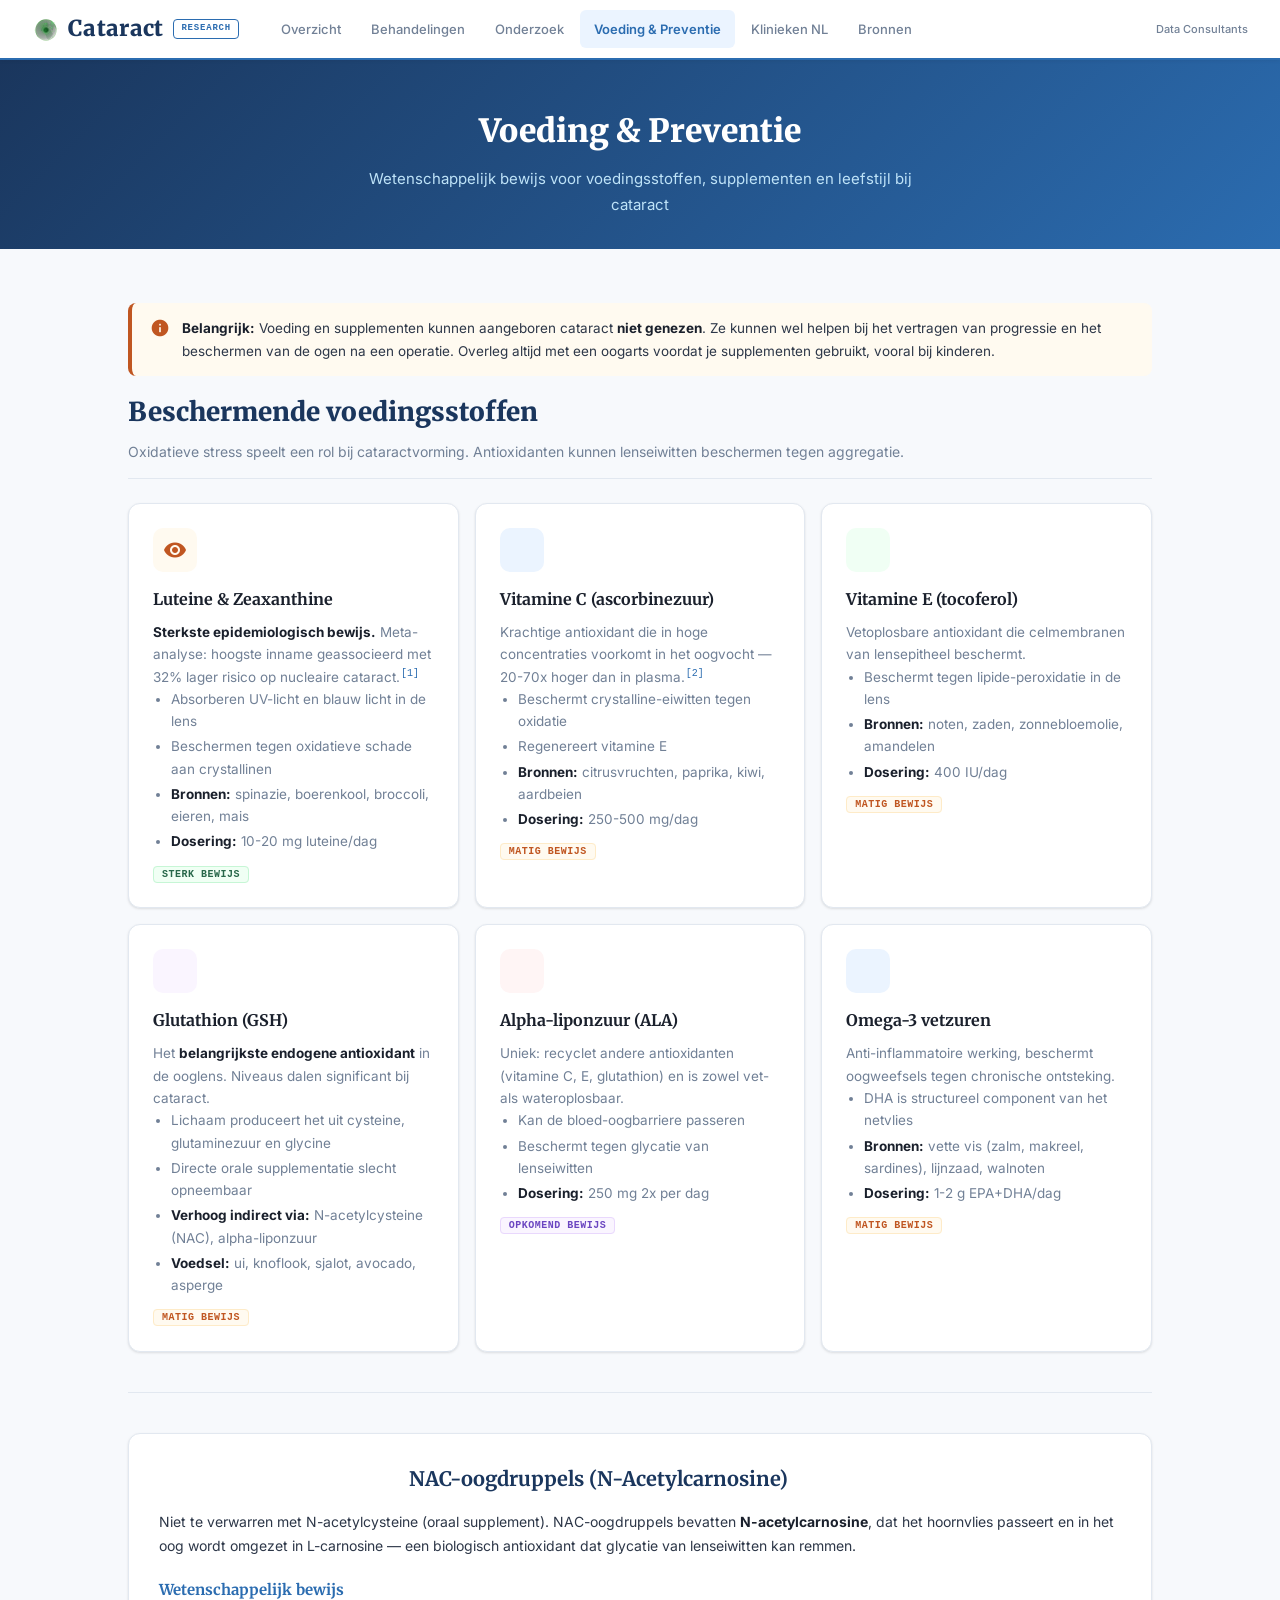
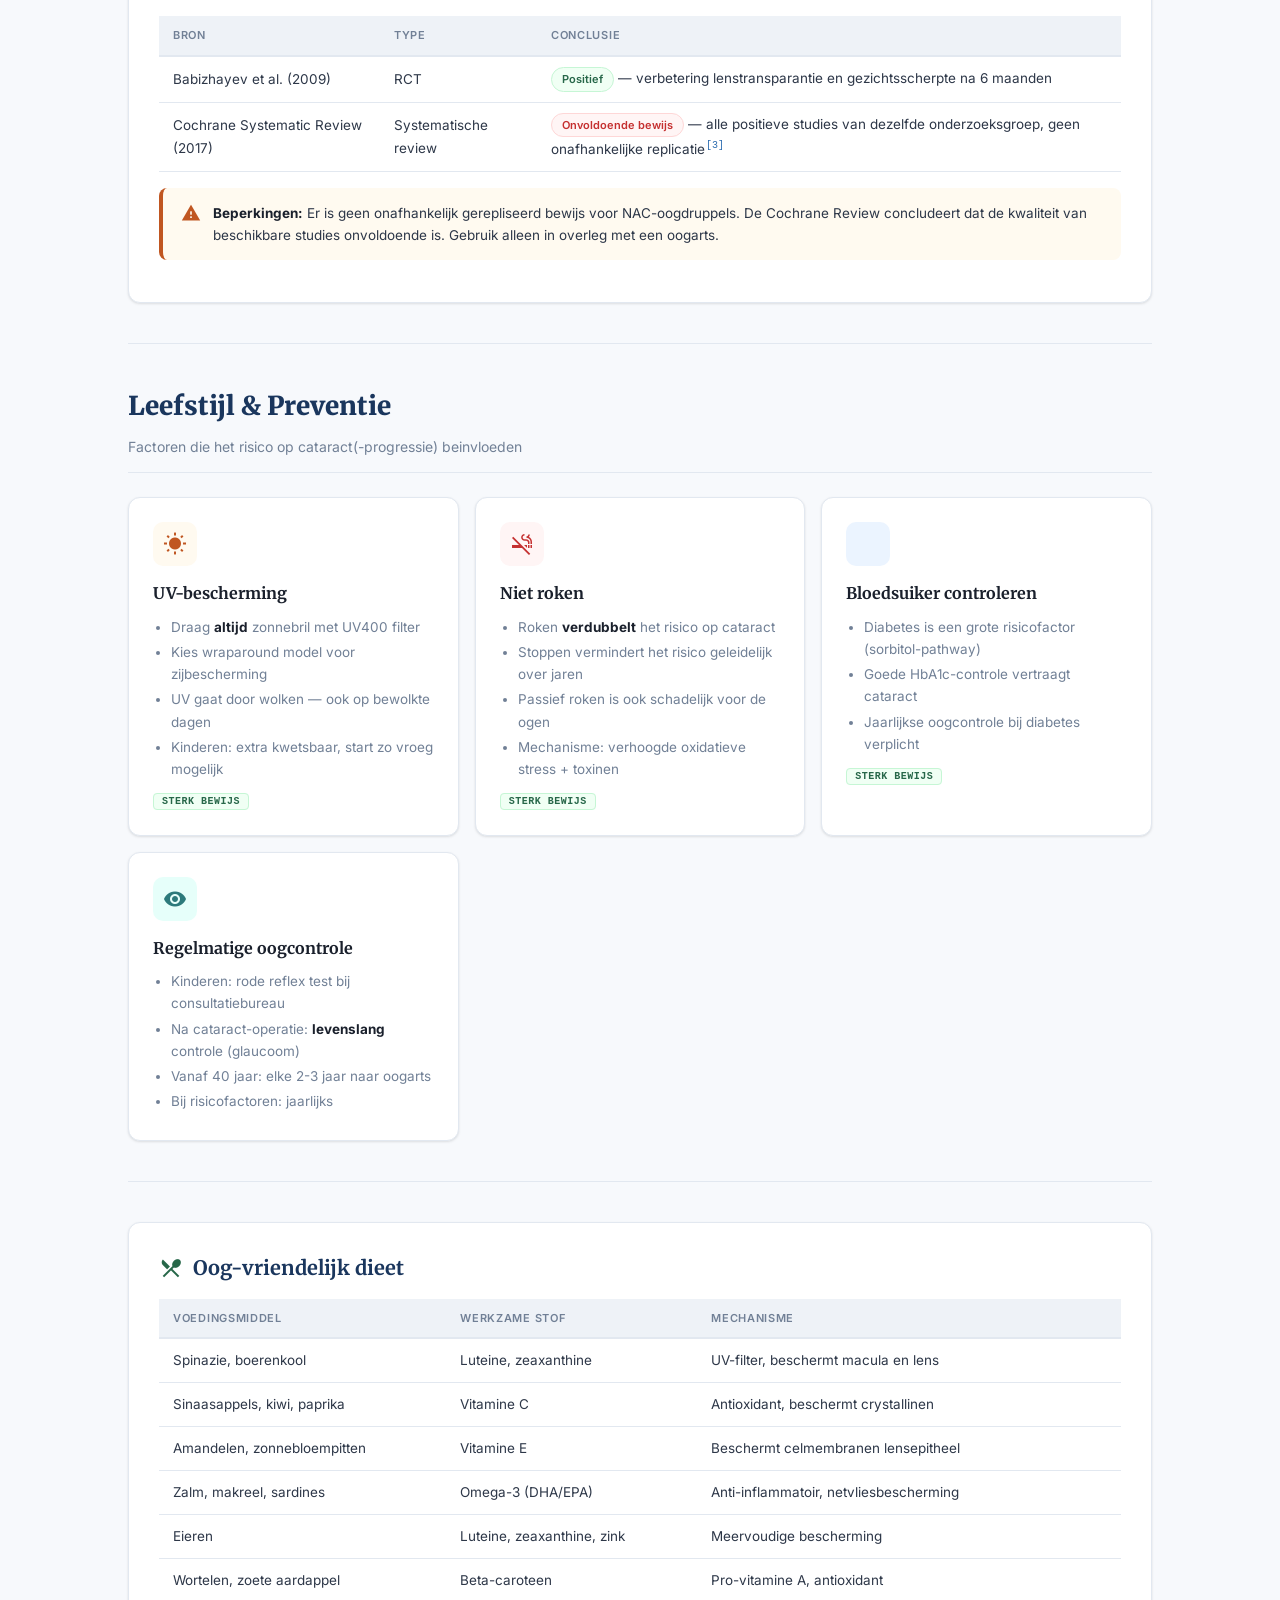
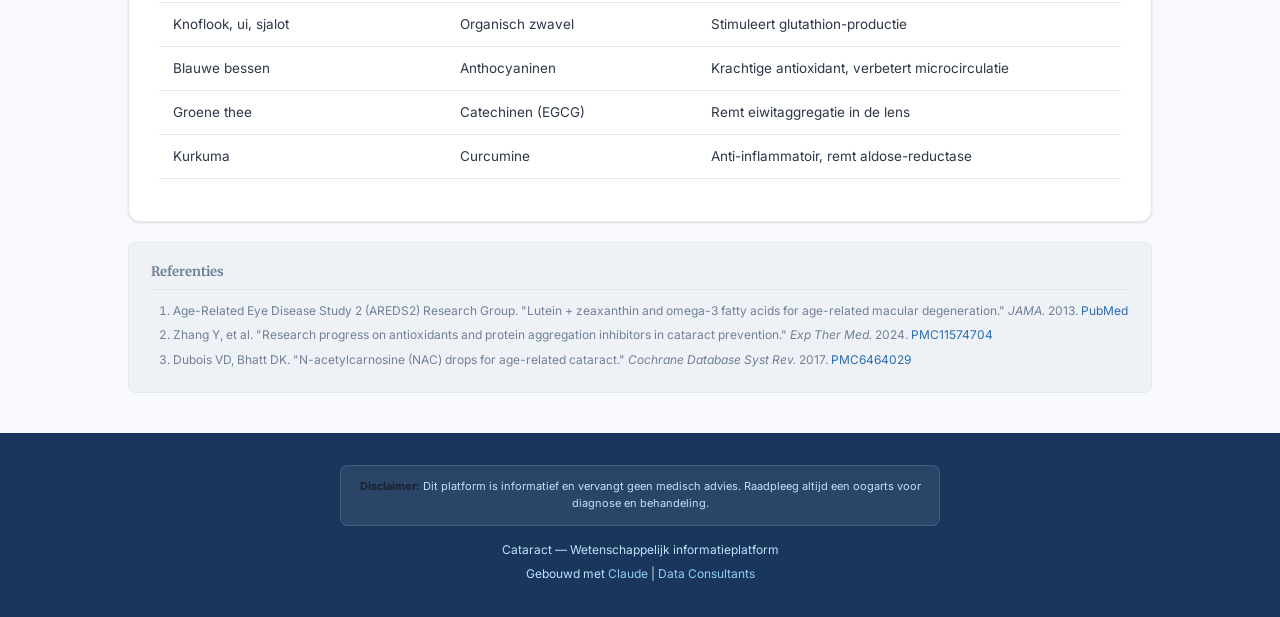
<file: voeding.html>
<!DOCTYPE html>
<html lang="nl">
<head>
<meta charset="UTF-8">
<meta name="viewport" content="width=device-width, initial-scale=1.0">
<title>Voeding & Preventie - Cataract</title>
<link href="https://fonts.googleapis.com/icon?family=Material+Icons" rel="stylesheet">
<link rel="icon" href="data:image/svg+xml,<svg xmlns='http://www.w3.org/2000/svg' viewBox='0 0 100 100'><text y='.9em' font-size='90'>&#x1F441;</text></svg>">
<link rel="stylesheet" href="style.css">
</head>
<body>

<nav>
    <div class="nav-logo"><img src="dc-logo.svg" alt="DC" style="height:28px;vertical-align:middle;margin-right:8px">Cataract</div>
    <span class="nav-badge">RESEARCH</span>
    <div class="nav-links" id="nav-links">
        <a href="index.html">Overzicht</a>
        <a href="behandelingen.html">Behandelingen</a>
        <a href="onderzoek.html">Onderzoek</a>
        <a href="voeding.html" class="active">Voeding & Preventie</a>
        <a href="klinieken.html">Klinieken NL</a>
        <a href="bronnen.html">Bronnen</a>
    </div>
    <span class="nav-dc"><a href="https://anneversion.github.io/dataconsultants" target="_blank">Data Consultants</a></span>
    <button class="nav-toggle" onclick="document.getElementById('nav-links').classList.toggle('open')">menu</button>
</nav>

<div class="page-header">
    <h1>Voeding & Preventie</h1>
    <p>Wetenschappelijk bewijs voor voedingsstoffen, supplementen en leefstijl bij cataract</p>
</div>

<div class="container">

    <div class="alert warning">
        <span class="material-icons">info</span>
        <span><strong>Belangrijk:</strong> Voeding en supplementen kunnen aangeboren cataract <strong>niet genezen</strong>. Ze kunnen wel helpen bij het vertragen van progressie en het beschermen van de ogen na een operatie. Overleg altijd met een oogarts voordat je supplementen gebruikt, vooral bij kinderen.</span>
    </div>

    <h2 class="section-title">Beschermende voedingsstoffen</h2>
    <p class="section-sub">Oxidatieve stress speelt een rol bij cataractvorming. Antioxidanten kunnen lenseiwitten beschermen tegen aggregatie.</p>

    <div class="cards">
        <div class="card">
            <div class="card-icon orange"><span class="material-icons">visibility</span></div>
            <h3>Luteine & Zeaxanthine</h3>
            <p><strong>Sterkste epidemiologisch bewijs.</strong> Meta-analyse: hoogste inname geassocieerd met 32% lager risico op nucleaire cataract.<span class="ref" title="AREDS2">[1]</span></p>
            <ul>
                <li>Absorberen UV-licht en blauw licht in de lens</li>
                <li>Beschermen tegen oxidatieve schade aan crystallinen</li>
                <li><strong>Bronnen:</strong> spinazie, boerenkool, broccoli, eieren, mais</li>
                <li><strong>Dosering:</strong> 10-20 mg luteine/dag</li>
            </ul>
            <p style="margin-top:8px"><span class="evidence high">STERK BEWIJS</span></p>
        </div>
        <div class="card">
            <div class="card-icon blue"><span class="material-icons">water_drop</span></div>
            <h3>Vitamine C (ascorbinezuur)</h3>
            <p>Krachtige antioxidant die in hoge concentraties voorkomt in het oogvocht — 20-70x hoger dan in plasma.<span class="ref" title="Review Antioxidants">[2]</span></p>
            <ul>
                <li>Beschermt crystalline-eiwitten tegen oxidatie</li>
                <li>Regenereert vitamine E</li>
                <li><strong>Bronnen:</strong> citrusvruchten, paprika, kiwi, aardbeien</li>
                <li><strong>Dosering:</strong> 250-500 mg/dag</li>
            </ul>
            <p style="margin-top:8px"><span class="evidence moderate">MATIG BEWIJS</span></p>
        </div>
        <div class="card">
            <div class="card-icon green"><span class="material-icons">eco</span></div>
            <h3>Vitamine E (tocoferol)</h3>
            <p>Vetoplosbare antioxidant die celmembranen van lensepitheel beschermt.</p>
            <ul>
                <li>Beschermt tegen lipide-peroxidatie in de lens</li>
                <li><strong>Bronnen:</strong> noten, zaden, zonnebloemolie, amandelen</li>
                <li><strong>Dosering:</strong> 400 IU/dag</li>
            </ul>
            <p style="margin-top:8px"><span class="evidence moderate">MATIG BEWIJS</span></p>
        </div>
        <div class="card">
            <div class="card-icon purple"><span class="material-icons">shield</span></div>
            <h3>Glutathion (GSH)</h3>
            <p>Het <strong>belangrijkste endogene antioxidant</strong> in de ooglens. Niveaus dalen significant bij cataract.</p>
            <ul>
                <li>Lichaam produceert het uit cysteine, glutaminezuur en glycine</li>
                <li>Directe orale supplementatie slecht opneembaar</li>
                <li><strong>Verhoog indirect via:</strong> N-acetylcysteine (NAC), alpha-liponzuur</li>
                <li><strong>Voedsel:</strong> ui, knoflook, sjalot, avocado, asperge</li>
            </ul>
            <p style="margin-top:8px"><span class="evidence moderate">MATIG BEWIJS</span></p>
        </div>
        <div class="card">
            <div class="card-icon red"><span class="material-icons">local_fire_department</span></div>
            <h3>Alpha-liponzuur (ALA)</h3>
            <p>Uniek: recyclet andere antioxidanten (vitamine C, E, glutathion) en is zowel vet- als wateroplosbaar.</p>
            <ul>
                <li>Kan de bloed-oogbarriere passeren</li>
                <li>Beschermt tegen glycatie van lenseiwitten</li>
                <li><strong>Dosering:</strong> 250 mg 2x per dag</li>
            </ul>
            <p style="margin-top:8px"><span class="evidence emerging">OPKOMEND BEWIJS</span></p>
        </div>
        <div class="card">
            <div class="card-icon blue"><span class="material-icons">set_meal</span></div>
            <h3>Omega-3 vetzuren</h3>
            <p>Anti-inflammatoire werking, beschermt oogweefsels tegen chronische ontsteking.</p>
            <ul>
                <li>DHA is structureel component van het netvlies</li>
                <li><strong>Bronnen:</strong> vette vis (zalm, makreel, sardines), lijnzaad, walnoten</li>
                <li><strong>Dosering:</strong> 1-2 g EPA+DHA/dag</li>
            </ul>
            <p style="margin-top:8px"><span class="evidence moderate">MATIG BEWIJS</span></p>
        </div>
    </div>

    <div class="section-divider"></div>

    <!-- NAC Oogdruppels -->
    <div class="info-block">
        <h2><span class="material-icons" style="color:var(--accent)">water_drop</span> NAC-oogdruppels (N-Acetylcarnosine)</h2>
        <p>Niet te verwarren met N-acetylcysteine (oraal supplement). NAC-oogdruppels bevatten <strong>N-acetylcarnosine</strong>, dat het hoornvlies passeert en in het oog wordt omgezet in L-carnosine — een biologisch antioxidant dat glycatie van lenseiwitten kan remmen.</p>

        <h3>Wetenschappelijk bewijs</h3>
        <table>
            <tr><th>Bron</th><th>Type</th><th>Conclusie</th></tr>
            <tr>
                <td>Babizhayev et al. (2009)</td>
                <td>RCT</td>
                <td><span class="badge green">Positief</span> — verbetering lenstransparantie en gezichtsscherpte na 6 maanden</td>
            </tr>
            <tr>
                <td>Cochrane Systematic Review (2017)</td>
                <td>Systematische review</td>
                <td><span class="badge red">Onvoldoende bewijs</span> — alle positieve studies van dezelfde onderzoeksgroep, geen onafhankelijke replicatie<span class="ref" title="Cochrane">[3]</span></td>
            </tr>
        </table>

        <div class="alert warning" style="margin-top:16px">
            <span class="material-icons">warning</span>
            <span><strong>Beperkingen:</strong> Er is geen onafhankelijk gerepliseerd bewijs voor NAC-oogdruppels. De Cochrane Review concludeert dat de kwaliteit van beschikbare studies onvoldoende is. Gebruik alleen in overleg met een oogarts.</span>
        </div>
    </div>

    <div class="section-divider"></div>

    <!-- Leefstijl -->
    <h2 class="section-title">Leefstijl & Preventie</h2>
    <p class="section-sub">Factoren die het risico op cataract(-progressie) beinvloeden</p>

    <div class="cards">
        <div class="card">
            <div class="card-icon orange"><span class="material-icons">wb_sunny</span></div>
            <h3>UV-bescherming</h3>
            <ul>
                <li>Draag <strong>altijd</strong> zonnebril met UV400 filter</li>
                <li>Kies wraparound model voor zijbescherming</li>
                <li>UV gaat door wolken — ook op bewolkte dagen</li>
                <li>Kinderen: extra kwetsbaar, start zo vroeg mogelijk</li>
            </ul>
            <p style="margin-top:8px"><span class="evidence high">STERK BEWIJS</span></p>
        </div>
        <div class="card">
            <div class="card-icon red"><span class="material-icons">smoke_free</span></div>
            <h3>Niet roken</h3>
            <ul>
                <li>Roken <strong>verdubbelt</strong> het risico op cataract</li>
                <li>Stoppen vermindert het risico geleidelijk over jaren</li>
                <li>Passief roken is ook schadelijk voor de ogen</li>
                <li>Mechanisme: verhoogde oxidatieve stress + toxinen</li>
            </ul>
            <p style="margin-top:8px"><span class="evidence high">STERK BEWIJS</span></p>
        </div>
        <div class="card">
            <div class="card-icon blue"><span class="material-icons">monitor_heart</span></div>
            <h3>Bloedsuiker controleren</h3>
            <ul>
                <li>Diabetes is een grote risicofactor (sorbitol-pathway)</li>
                <li>Goede HbA1c-controle vertraagt cataract</li>
                <li>Jaarlijkse oogcontrole bij diabetes verplicht</li>
            </ul>
            <p style="margin-top:8px"><span class="evidence high">STERK BEWIJS</span></p>
        </div>
        <div class="card">
            <div class="card-icon teal"><span class="material-icons">visibility</span></div>
            <h3>Regelmatige oogcontrole</h3>
            <ul>
                <li>Kinderen: rode reflex test bij consultatiebureau</li>
                <li>Na cataract-operatie: <strong>levenslang</strong> controle (glaucoom)</li>
                <li>Vanaf 40 jaar: elke 2-3 jaar naar oogarts</li>
                <li>Bij risicofactoren: jaarlijks</li>
            </ul>
        </div>
    </div>

    <div class="section-divider"></div>

    <!-- Oog-vriendelijk dieet -->
    <div class="info-block">
        <h2><span class="material-icons" style="color:var(--green)">restaurant_menu</span> Oog-vriendelijk dieet</h2>
        <table>
            <tr><th>Voedingsmiddel</th><th>Werkzame stof</th><th>Mechanisme</th></tr>
            <tr><td>Spinazie, boerenkool</td><td>Luteine, zeaxanthine</td><td>UV-filter, beschermt macula en lens</td></tr>
            <tr><td>Sinaasappels, kiwi, paprika</td><td>Vitamine C</td><td>Antioxidant, beschermt crystallinen</td></tr>
            <tr><td>Amandelen, zonnebloempitten</td><td>Vitamine E</td><td>Beschermt celmembranen lensepitheel</td></tr>
            <tr><td>Zalm, makreel, sardines</td><td>Omega-3 (DHA/EPA)</td><td>Anti-inflammatoir, netvliesbescherming</td></tr>
            <tr><td>Eieren</td><td>Luteine, zeaxanthine, zink</td><td>Meervoudige bescherming</td></tr>
            <tr><td>Wortelen, zoete aardappel</td><td>Beta-caroteen</td><td>Pro-vitamine A, antioxidant</td></tr>
            <tr><td>Knoflook, ui, sjalot</td><td>Organisch zwavel</td><td>Stimuleert glutathion-productie</td></tr>
            <tr><td>Blauwe bessen</td><td>Anthocyaninen</td><td>Krachtige antioxidant, verbetert microcirculatie</td></tr>
            <tr><td>Groene thee</td><td>Catechinen (EGCG)</td><td>Remt eiwitaggregatie in de lens</td></tr>
            <tr><td>Kurkuma</td><td>Curcumine</td><td>Anti-inflammatoir, remt aldose-reductase</td></tr>
        </table>
    </div>

    <!-- Referenties -->
    <div class="sources">
        <h4>Referenties</h4>
        <ol>
            <li>Age-Related Eye Disease Study 2 (AREDS2) Research Group. "Lutein + zeaxanthin and omega-3 fatty acids for age-related macular degeneration." <em>JAMA.</em> 2013. <a href="https://pubmed.ncbi.nlm.nih.gov/23644932/" target="_blank">PubMed</a></li>
            <li>Zhang Y, et al. "Research progress on antioxidants and protein aggregation inhibitors in cataract prevention." <em>Exp Ther Med.</em> 2024. <a href="https://pmc.ncbi.nlm.nih.gov/articles/PMC11574704/" target="_blank">PMC11574704</a></li>
            <li>Dubois VD, Bhatt DK. "N-acetylcarnosine (NAC) drops for age-related cataract." <em>Cochrane Database Syst Rev.</em> 2017. <a href="https://pmc.ncbi.nlm.nih.gov/articles/PMC6464029/" target="_blank">PMC6464029</a></li>
        </ol>
    </div>

</div>

<footer>
    <div class="disclaimer">
        <strong>Disclaimer:</strong> Dit platform is informatief en vervangt geen medisch advies. Raadpleeg altijd een oogarts voor diagnose en behandeling.
    </div>
    <p>Cataract — Wetenschappelijk informatieplatform</p>
    <p style="margin-top:4px">Gebouwd met <a href="https://claude.ai" target="_blank">Claude</a> | <a href="https://anneversion.github.io/dataconsultants" target="_blank">Data Consultants</a></p>
</footer>

</body>
</html>
</file>
<file: style.css>
/* Cataract — Licht medisch design
   Geïnspireerd door LUMC, Erasmus MC, Mayo Clinic */

@import url('https://fonts.googleapis.com/css2?family=Inter:wght@300;400;500;600;700;800&family=Merriweather:wght@400;700;900&display=swap');

:root {
    --bg: #f7f9fc;
    --bg-white: #ffffff;
    --bg-light: #eef2f7;
    --bg-blue: #e8f0fe;
    --bg-dark: #1a365d;
    --bg-nav: #ffffff;
    --text: #2d3748;
    --text-bright: #1a202c;
    --text-dim: #718096;
    --text-muted: #a0aec0;
    --accent: #2b6cb0;
    --accent-hover: #2c5282;
    --accent-light: #ebf4ff;
    --teal: #2c7a7b;
    --teal-light: #e6fffa;
    --green: #276749;
    --green-light: #f0fff4;
    --orange: #c05621;
    --orange-light: #fffaf0;
    --red: #c53030;
    --red-light: #fff5f5;
    --purple: #6b46c1;
    --purple-light: #faf5ff;
    --border: #e2e8f0;
    --border-dark: #cbd5e0;
    --radius: 8px;
    --radius-lg: 12px;
    --shadow: 0 1px 3px rgba(0,0,0,0.08), 0 1px 2px rgba(0,0,0,0.04);
    --shadow-lg: 0 4px 14px rgba(0,0,0,0.08);
    --font-body: 'Inter', -apple-system, 'Segoe UI', system-ui, sans-serif;
    --font-heading: 'Merriweather', Georgia, serif;
    --font-mono: 'Cascadia Code', 'JetBrains Mono', monospace;
}

/* Reset */
*, *::before, *::after { margin: 0; padding: 0; box-sizing: border-box; }
html { scroll-behavior: smooth; }
body {
    font-family: var(--font-body);
    font-size: 15px;
    line-height: 1.7;
    color: var(--text);
    background: var(--bg);
    -webkit-font-smoothing: antialiased;
}
a { color: var(--accent); text-decoration: none; transition: color 0.2s; }
a:hover { color: var(--accent-hover); text-decoration: underline; }
img { max-width: 100%; }
strong { color: var(--text-bright); }

/* ═══ NAVIGATION ═══ */
nav {
    background: var(--bg-nav);
    border-bottom: 2px solid var(--accent);
    padding: 0 32px;
    display: flex;
    align-items: center;
    height: 60px;
    position: sticky;
    top: 0;
    z-index: 1000;
    box-shadow: 0 1px 4px rgba(0,0,0,0.06);
}
.nav-logo {
    font-family: var(--font-heading);
    font-size: 22px;
    font-weight: 900;
    color: var(--bg-dark);
    letter-spacing: 0.3px;
}
.nav-logo span { color: var(--accent); }
.nav-badge {
    font-family: var(--font-mono);
    font-size: 9px;
    font-weight: 600;
    color: var(--accent);
    border: 1.5px solid var(--accent);
    padding: 1px 7px;
    border-radius: 4px;
    margin-left: 10px;
    vertical-align: middle;
    letter-spacing: 0.8px;
    text-transform: uppercase;
}
.nav-links {
    display: flex;
    gap: 2px;
    margin-left: 28px;
}
.nav-links a {
    color: var(--text-dim);
    padding: 8px 14px;
    border-radius: 6px;
    font-size: 13px;
    font-weight: 500;
    transition: all 0.2s;
}
.nav-links a:hover {
    color: var(--text-bright);
    background: var(--bg-light);
    text-decoration: none;
}
.nav-links a.active {
    color: var(--accent);
    background: var(--accent-light);
    font-weight: 600;
    text-decoration: none;
}
.nav-dc {
    margin-left: auto;
    font-size: 11px;
    color: var(--text-muted);
}
.nav-dc a { color: var(--text-dim); font-weight: 500; }

/* ═══ HERO ═══ */
.hero {
    background: linear-gradient(135deg, #1a365d 0%, #2b6cb0 60%, #3182ce 100%);
    padding: 64px 32px 52px;
    text-align: center;
    position: relative;
}
.hero h1 {
    font-family: var(--font-heading);
    font-size: 48px;
    font-weight: 900;
    color: #fff;
    margin-bottom: 16px;
    letter-spacing: -0.5px;
}
.hero h1 .hl { color: #90cdf4; }
.hero .subtitle {
    font-size: 17px;
    color: #bee3f8;
    max-width: 640px;
    margin: 0 auto 40px;
    font-weight: 400;
    line-height: 1.65;
}
.hero-stats {
    display: flex;
    justify-content: center;
    gap: 56px;
    flex-wrap: wrap;
}
.hero-stat { text-align: center; }
.hero-stat .num {
    font-family: var(--font-heading);
    font-size: 30px;
    font-weight: 900;
    color: #fff;
}
.hero-stat .label {
    font-size: 11px;
    color: #bee3f8;
    text-transform: uppercase;
    letter-spacing: 1.2px;
    margin-top: 2px;
}

/* ═══ PAGE HEADER ═══ */
.page-header {
    background: linear-gradient(135deg, #1a365d 0%, #2b6cb0 100%);
    padding: 44px 32px 32px;
    text-align: center;
}
.page-header h1 {
    font-family: var(--font-heading);
    font-size: 32px;
    font-weight: 900;
    color: #fff;
    margin-bottom: 8px;
}
.page-header p {
    color: #bee3f8;
    font-size: 15px;
    max-width: 600px;
    margin: 0 auto;
}

/* ═══ CONTAINER ═══ */
.container {
    max-width: 1080px;
    margin: 0 auto;
    padding: 40px 28px;
}

/* ═══ SECTION TITLES ═══ */
.section-title {
    font-family: var(--font-heading);
    font-size: 26px;
    font-weight: 900;
    color: var(--bg-dark);
    margin-bottom: 6px;
}
.section-sub {
    color: var(--text-dim);
    font-size: 14px;
    margin-bottom: 24px;
    padding-bottom: 14px;
    border-bottom: 1px solid var(--border);
}
.section-divider {
    height: 1px;
    background: var(--border);
    margin: 40px 0;
}

/* ═══ CARDS ═══ */
.cards {
    display: grid;
    grid-template-columns: repeat(auto-fit, minmax(300px, 1fr));
    gap: 16px;
    margin-bottom: 40px;
}
.card {
    background: var(--bg-white);
    border-radius: var(--radius-lg);
    padding: 24px;
    border: 1px solid var(--border);
    box-shadow: var(--shadow);
    transition: all 0.2s;
}
.card:hover {
    box-shadow: var(--shadow-lg);
    border-color: var(--border-dark);
}
.card-icon {
    width: 44px;
    height: 44px;
    border-radius: 10px;
    display: flex;
    align-items: center;
    justify-content: center;
    margin-bottom: 14px;
    font-size: 22px;
}
.card-icon.blue { background: var(--accent-light); color: var(--accent); }
.card-icon.green { background: var(--green-light); color: var(--green); }
.card-icon.orange { background: var(--orange-light); color: var(--orange); }
.card-icon.red { background: var(--red-light); color: var(--red); }
.card-icon.purple { background: var(--purple-light); color: var(--purple); }
.card-icon.teal { background: var(--teal-light); color: var(--teal); }
.card h3 {
    font-family: var(--font-heading);
    font-size: 16px;
    font-weight: 700;
    color: var(--text-bright);
    margin-bottom: 8px;
}
.card p { color: var(--text-dim); font-size: 13.5px; line-height: 1.65; }
.card ul { color: var(--text-dim); font-size: 13.5px; padding-left: 18px; line-height: 1.65; }
.card ul li { margin-bottom: 3px; }
.card-link { cursor: pointer; }
.card-link:hover { border-color: var(--accent); }
.card-link h3::after { content: ' \2192'; color: var(--accent); }

/* ═══ INFO BLOCKS ═══ */
.info-block {
    background: var(--bg-white);
    border-radius: var(--radius-lg);
    padding: 28px 30px;
    border: 1px solid var(--border);
    box-shadow: var(--shadow);
    margin-bottom: 20px;
}
.info-block h2 {
    font-family: var(--font-heading);
    font-size: 20px;
    font-weight: 700;
    color: var(--bg-dark);
    margin-bottom: 14px;
    display: flex;
    align-items: center;
    gap: 10px;
}
.info-block h3 {
    font-family: var(--font-heading);
    font-size: 15px;
    font-weight: 700;
    margin: 18px 0 8px;
    color: var(--accent);
}
.info-block p { margin-bottom: 10px; font-size: 14px; line-height: 1.75; }
.info-block ul { font-size: 14px; padding-left: 20px; line-height: 1.75; }
.info-block ul li { margin-bottom: 4px; }
.info-block ol { font-size: 14px; padding-left: 20px; line-height: 1.75; }

/* ═══ BADGES ═══ */
.badge {
    display: inline-block;
    padding: 2px 10px;
    border-radius: 20px;
    font-size: 11px;
    font-weight: 600;
}
.badge.green { background: var(--green-light); color: var(--green); border: 1px solid #c6f6d5; }
.badge.orange { background: var(--orange-light); color: var(--orange); border: 1px solid #feebc8; }
.badge.red { background: var(--red-light); color: var(--red); border: 1px solid #fed7d7; }
.badge.blue { background: var(--accent-light); color: var(--accent); border: 1px solid #bee3f8; }
.badge.purple { background: var(--purple-light); color: var(--purple); border: 1px solid #e9d8fd; }
.badge.teal { background: var(--teal-light); color: var(--teal); border: 1px solid #b2f5ea; }

/* Evidence badges */
.evidence {
    font-family: var(--font-mono);
    font-size: 10px;
    font-weight: 600;
    padding: 2px 8px;
    border-radius: 4px;
    letter-spacing: 0.5px;
}
.evidence.high { background: var(--green-light); color: var(--green); border: 1px solid #c6f6d5; }
.evidence.moderate { background: var(--orange-light); color: var(--orange); border: 1px solid #feebc8; }
.evidence.emerging { background: var(--purple-light); color: var(--purple); border: 1px solid #e9d8fd; }
.evidence.preclinical { background: var(--accent-light); color: var(--accent); border: 1px solid #bee3f8; }

/* ═══ TABLES ═══ */
table {
    width: 100%;
    border-collapse: collapse;
    font-size: 13.5px;
    margin: 14px 0;
    background: var(--bg-white);
}
th {
    text-align: left;
    padding: 10px 14px;
    background: var(--bg-light);
    color: var(--text-dim);
    font-weight: 600;
    font-size: 11px;
    text-transform: uppercase;
    letter-spacing: 0.7px;
    border-bottom: 2px solid var(--border);
}
td {
    padding: 10px 14px;
    border-bottom: 1px solid var(--border);
}
tr:hover td { background: var(--accent-light); }

/* ═══ CITATIONS ═══ */
.ref {
    color: var(--accent);
    font-family: var(--font-mono);
    font-size: 10px;
    vertical-align: super;
    cursor: help;
    margin-left: 1px;
}
.sources {
    background: var(--bg-light);
    border: 1px solid var(--border);
    border-radius: var(--radius);
    padding: 18px 22px;
    margin-top: 18px;
}
.sources h4 {
    font-family: var(--font-heading);
    font-size: 13px;
    font-weight: 700;
    color: var(--text-dim);
    margin-bottom: 10px;
    padding-bottom: 6px;
    border-bottom: 1px solid var(--border);
}
.sources ol { padding-left: 22px; font-size: 12px; color: var(--text-dim); line-height: 1.8; }
.sources ol li { margin-bottom: 3px; }

/* ═══ COLLAPSIBLE ═══ */
.collapsible {
    cursor: pointer;
    user-select: none;
    display: flex;
    align-items: center;
    justify-content: space-between;
}
.collapsible::after {
    content: 'expand_more';
    font-family: 'Material Icons';
    font-size: 20px;
    color: var(--text-muted);
    transition: transform 0.3s;
}
.collapsible.open::after { transform: rotate(180deg); }
.collapsible-content { max-height: 0; overflow: hidden; transition: max-height 0.4s ease; }
.collapsible-content.open { max-height: 3000px; }

/* ═══ TIMELINE ═══ */
.timeline { position: relative; padding-left: 28px; }
.timeline::before {
    content: '';
    position: absolute;
    left: 8px;
    top: 0;
    bottom: 0;
    width: 2px;
    background: var(--border-dark);
}
.timeline-item {
    position: relative;
    margin-bottom: 20px;
    padding: 16px 20px;
    background: var(--bg-white);
    border: 1px solid var(--border);
    border-radius: var(--radius);
    box-shadow: var(--shadow);
}
.timeline-item::before {
    content: '';
    position: absolute;
    left: -24px;
    top: 20px;
    width: 10px;
    height: 10px;
    border-radius: 50%;
    background: var(--accent);
    border: 2px solid var(--bg);
}
.timeline-item .year {
    font-family: var(--font-mono);
    font-size: 12px;
    color: var(--accent);
    font-weight: 600;
    margin-bottom: 4px;
}
.timeline-item h4 {
    font-family: var(--font-heading);
    font-size: 15px;
    font-weight: 700;
    color: var(--text-bright);
    margin-bottom: 6px;
}
.timeline-item p { font-size: 13px; color: var(--text-dim); line-height: 1.65; }

/* ═══ STAT GRID ═══ */
.stat-grid {
    display: grid;
    grid-template-columns: repeat(auto-fit, minmax(180px, 1fr));
    gap: 12px;
    margin: 20px 0;
}
.stat-item {
    background: var(--bg-light);
    border: 1px solid var(--border);
    border-radius: var(--radius);
    padding: 16px 18px;
    text-align: center;
}
.stat-item .num {
    font-family: var(--font-heading);
    font-size: 26px;
    font-weight: 900;
    color: var(--accent);
}
.stat-item .label {
    font-size: 11px;
    color: var(--text-muted);
    text-transform: uppercase;
    letter-spacing: 0.8px;
    margin-top: 2px;
}

/* ═══ ALERT BOXES ═══ */
.alert {
    border-radius: var(--radius);
    padding: 14px 18px;
    margin: 14px 0;
    font-size: 13.5px;
    display: flex;
    align-items: flex-start;
    gap: 12px;
    line-height: 1.65;
}
.alert .material-icons { font-size: 20px; flex-shrink: 0; margin-top: 1px; }
.alert.info { background: var(--accent-light); border-left: 4px solid var(--accent); color: var(--text); }
.alert.info .material-icons { color: var(--accent); }
.alert.warning { background: var(--orange-light); border-left: 4px solid var(--orange); color: var(--text); }
.alert.warning .material-icons { color: var(--orange); }
.alert.success { background: var(--green-light); border-left: 4px solid var(--green); color: var(--text); }
.alert.success .material-icons { color: var(--green); }
.alert.danger { background: var(--red-light); border-left: 4px solid var(--red); color: var(--text); }
.alert.danger .material-icons { color: var(--red); }

/* ═══ KLINIEK CARDS ═══ */
.kliniek-card {
    background: var(--bg-white);
    border: 1px solid var(--border);
    border-radius: var(--radius-lg);
    padding: 22px;
    margin-bottom: 14px;
    display: flex;
    gap: 18px;
    box-shadow: var(--shadow);
    transition: all 0.2s;
}
.kliniek-card:hover { box-shadow: var(--shadow-lg); border-color: var(--accent); }
.kliniek-card .icon {
    width: 48px;
    height: 48px;
    border-radius: 12px;
    background: var(--accent-light);
    color: var(--accent);
    display: flex;
    align-items: center;
    justify-content: center;
    font-size: 24px;
    flex-shrink: 0;
}
.kliniek-card h3 {
    font-family: var(--font-heading);
    font-size: 16px;
    font-weight: 700;
    color: var(--text-bright);
    margin-bottom: 6px;
}
.kliniek-card p { font-size: 13px; color: var(--text-dim); line-height: 1.6; }
.kliniek-card .meta {
    display: flex;
    gap: 14px;
    margin-top: 8px;
    flex-wrap: wrap;
}
.kliniek-card .meta span {
    font-size: 11px;
    color: var(--text-muted);
    display: flex;
    align-items: center;
    gap: 4px;
}
.kliniek-card .meta .material-icons { font-size: 14px; }

/* ═══ FOOTER ═══ */
footer {
    background: var(--bg-dark);
    color: #bee3f8;
    padding: 32px;
    text-align: center;
    font-size: 12px;
}
footer .disclaimer {
    max-width: 600px;
    margin: 0 auto 14px;
    line-height: 1.6;
    padding: 12px 16px;
    background: rgba(255,255,255,0.08);
    border: 1px solid rgba(255,255,255,0.12);
    border-radius: var(--radius);
    color: #bee3f8;
    font-size: 11px;
}
footer a { color: #90cdf4; }

/* ═══ RESPONSIVE ═══ */
@media (max-width: 768px) {
    nav { padding: 0 16px; }
    .nav-links { display: none; }
    .hero { padding: 44px 16px 36px; }
    .hero h1 { font-size: 32px; }
    .hero-stats { gap: 24px; }
    .container { padding: 28px 16px; }
    .cards { grid-template-columns: 1fr; }
    .kliniek-card { flex-direction: column; }
    .section-title { font-size: 22px; }
    .page-header h1 { font-size: 26px; }
    .stat-grid { grid-template-columns: repeat(2, 1fr); }
}

/* Hamburger */
.nav-toggle {
    display: none;
    background: none;
    border: none;
    color: var(--text-dim);
    font-size: 28px;
    cursor: pointer;
    margin-left: auto;
    font-family: 'Material Icons';
}
@media (max-width: 768px) {
    .nav-toggle { display: block; }
    .nav-links.open {
        display: flex;
        flex-direction: column;
        position: absolute;
        top: 60px;
        left: 0;
        right: 0;
        background: var(--bg-white);
        border-bottom: 2px solid var(--accent);
        padding: 8px 16px;
        z-index: 999;
        box-shadow: var(--shadow-lg);
    }
}

/* Scrollbar */
::-webkit-scrollbar { width: 8px; }
::-webkit-scrollbar-track { background: var(--bg); }
::-webkit-scrollbar-thumb { background: var(--border-dark); border-radius: 4px; }

/* Print */
@media print {
    nav, footer, .nav-toggle { display: none; }
    body { background: #fff; color: #000; font-size: 12px; }
    .hero, .page-header { background: none !important; color: #000; padding: 16px 0; }
    .hero h1, .page-header h1 { color: #000; }
    .card, .info-block, .kliniek-card { border: 1px solid #ccc; box-shadow: none; }
    .alert { border: 1px solid #999; }
}
</file>
